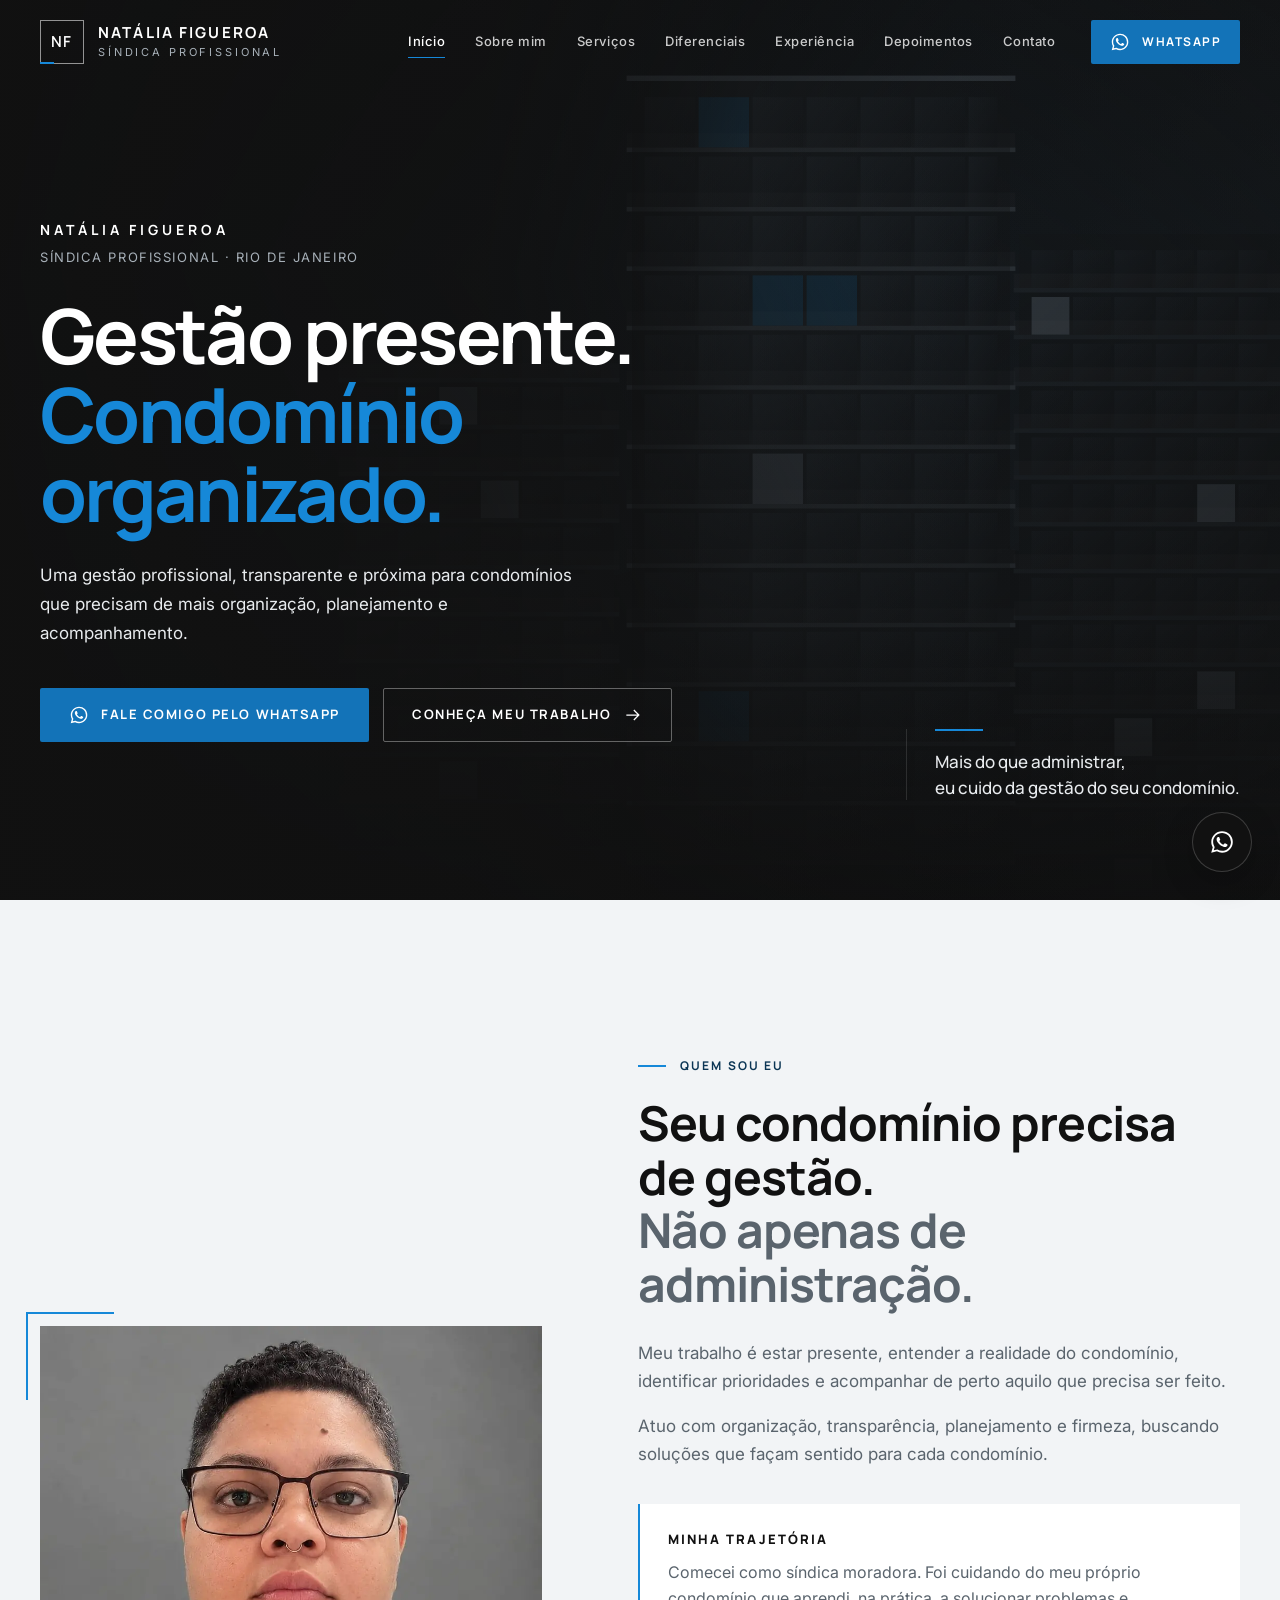
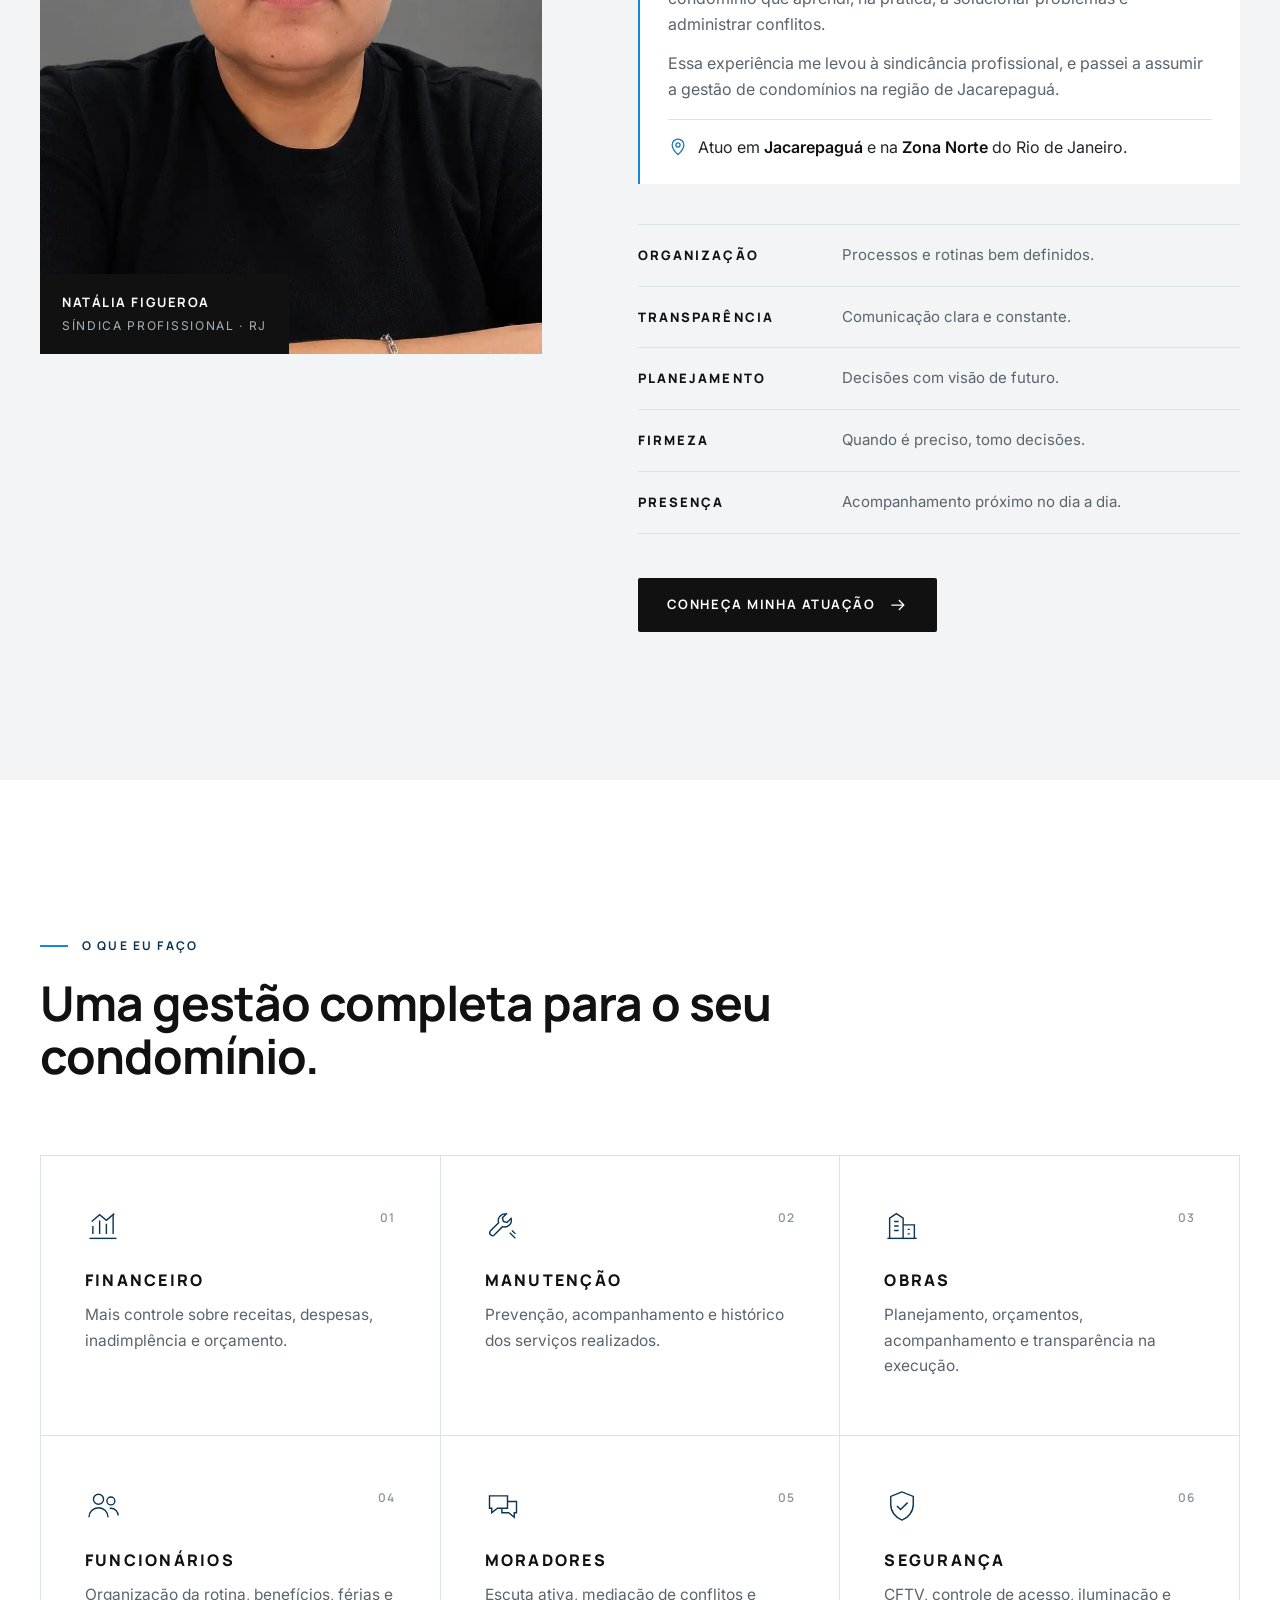
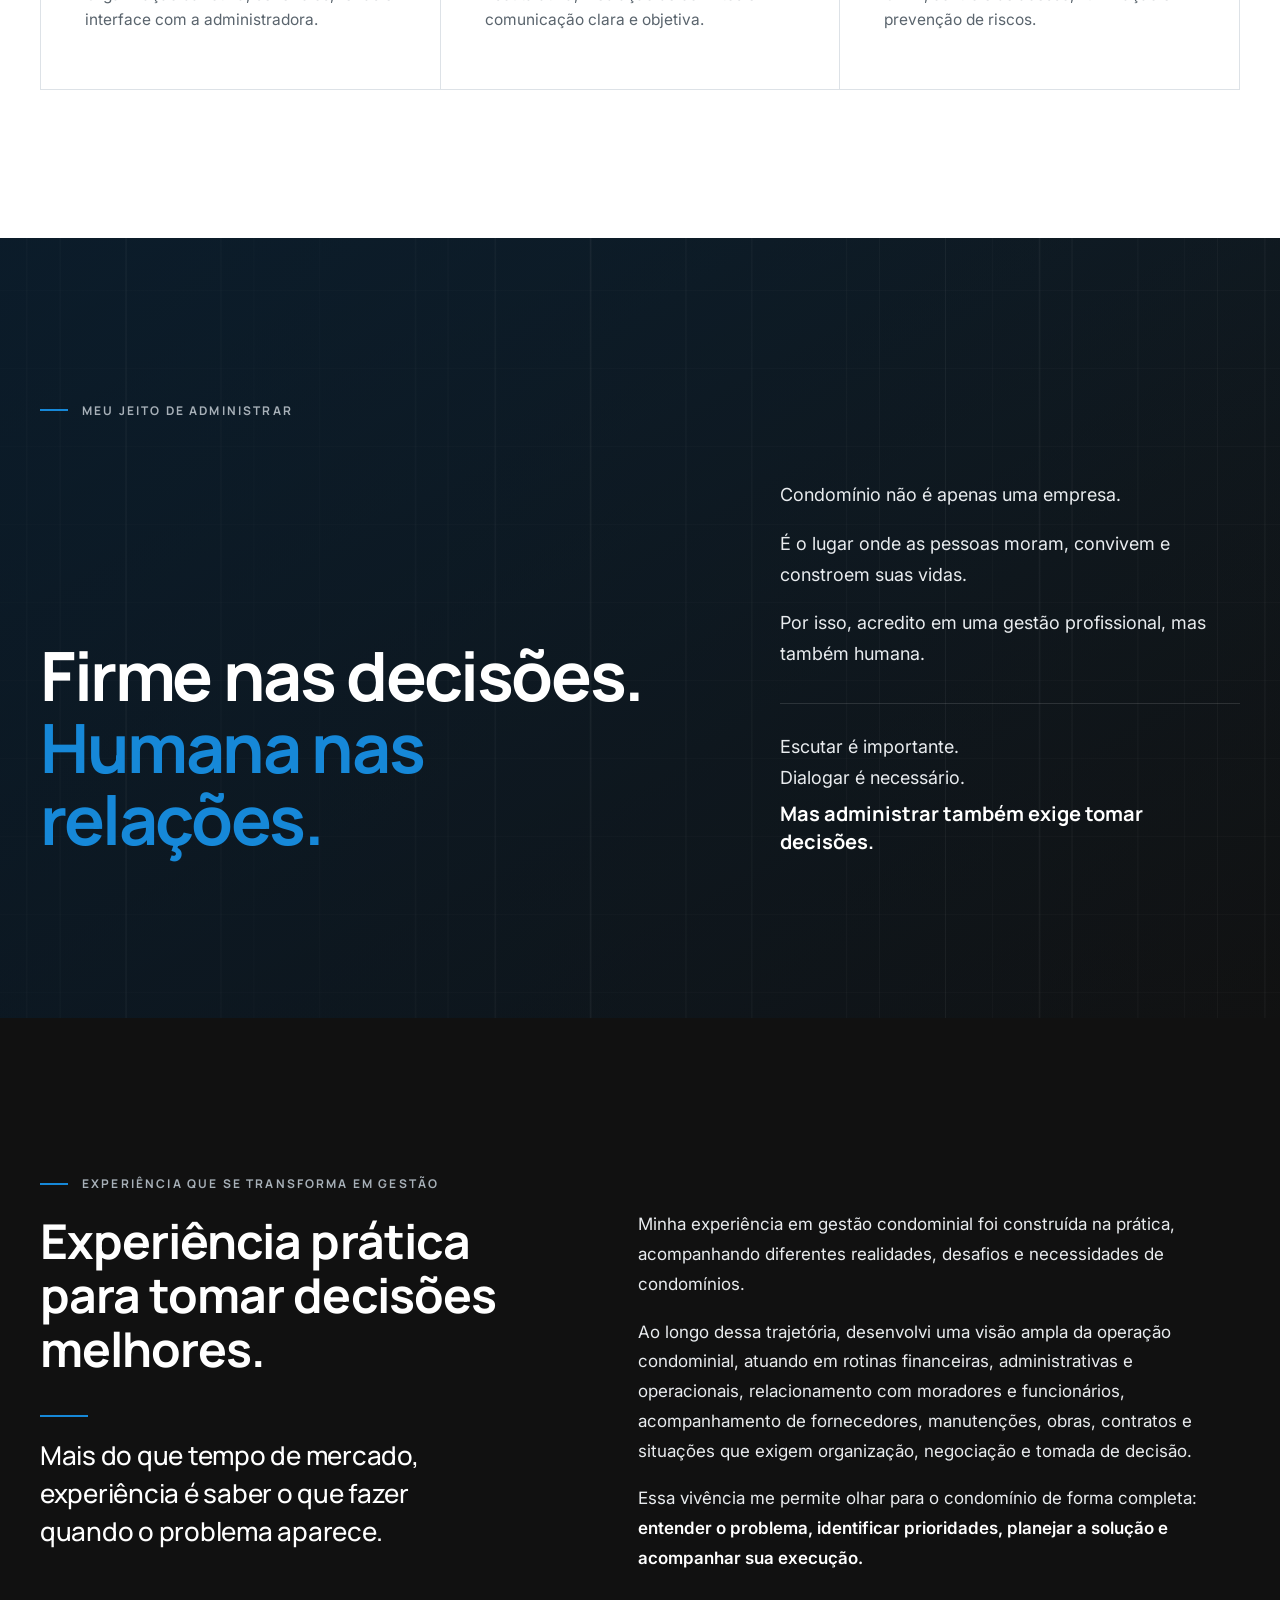
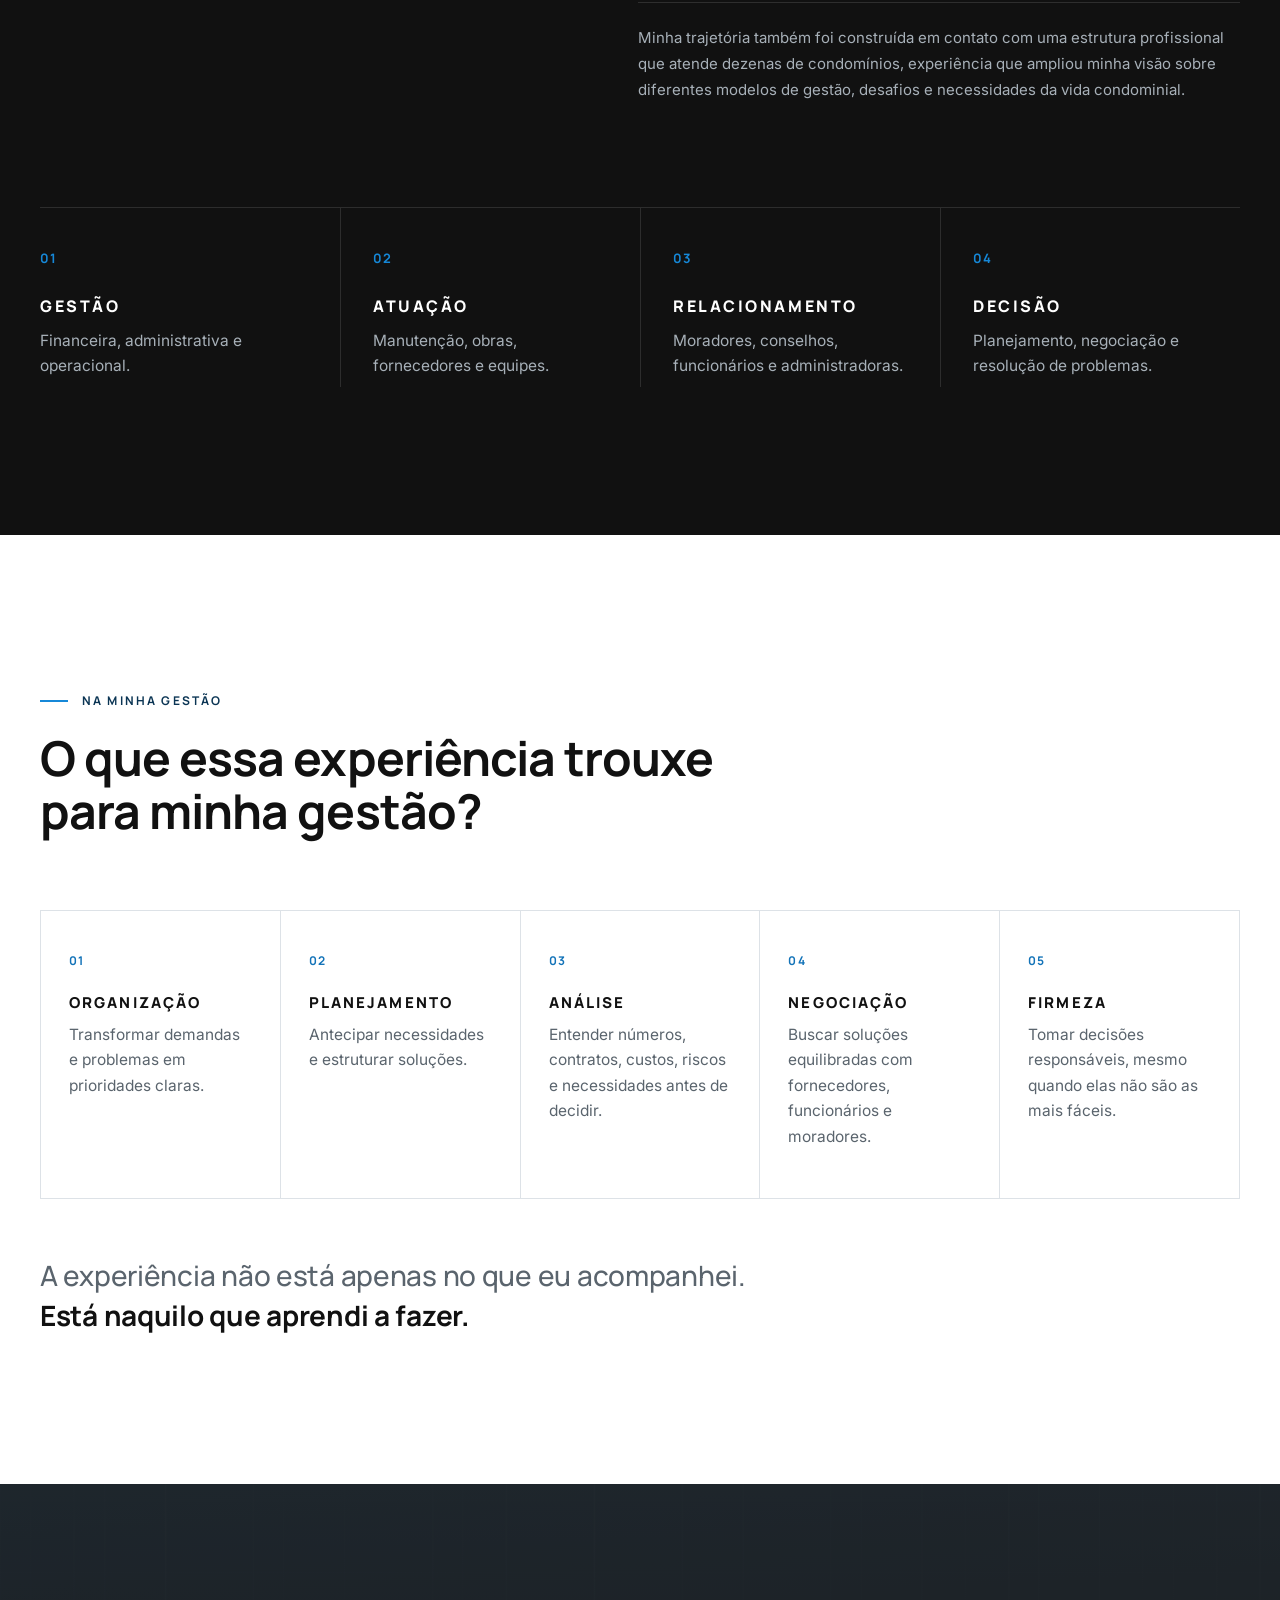
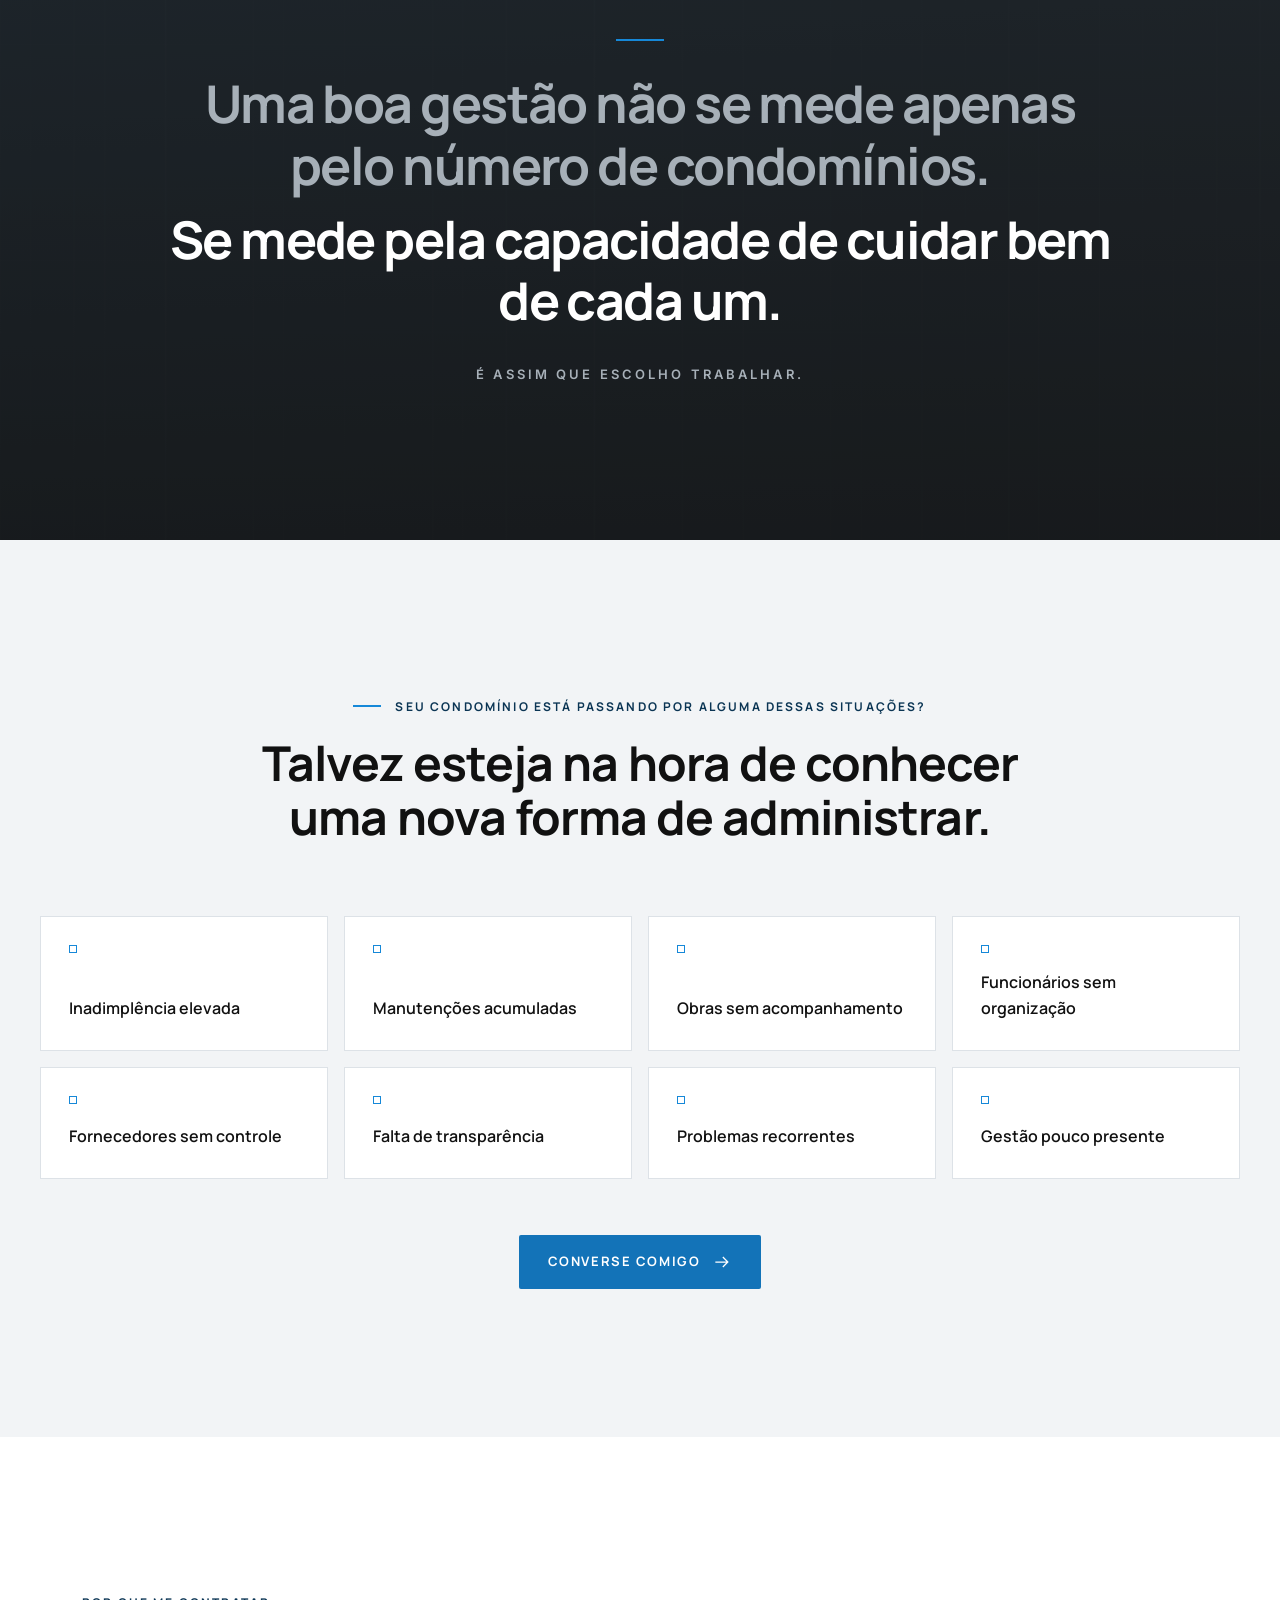
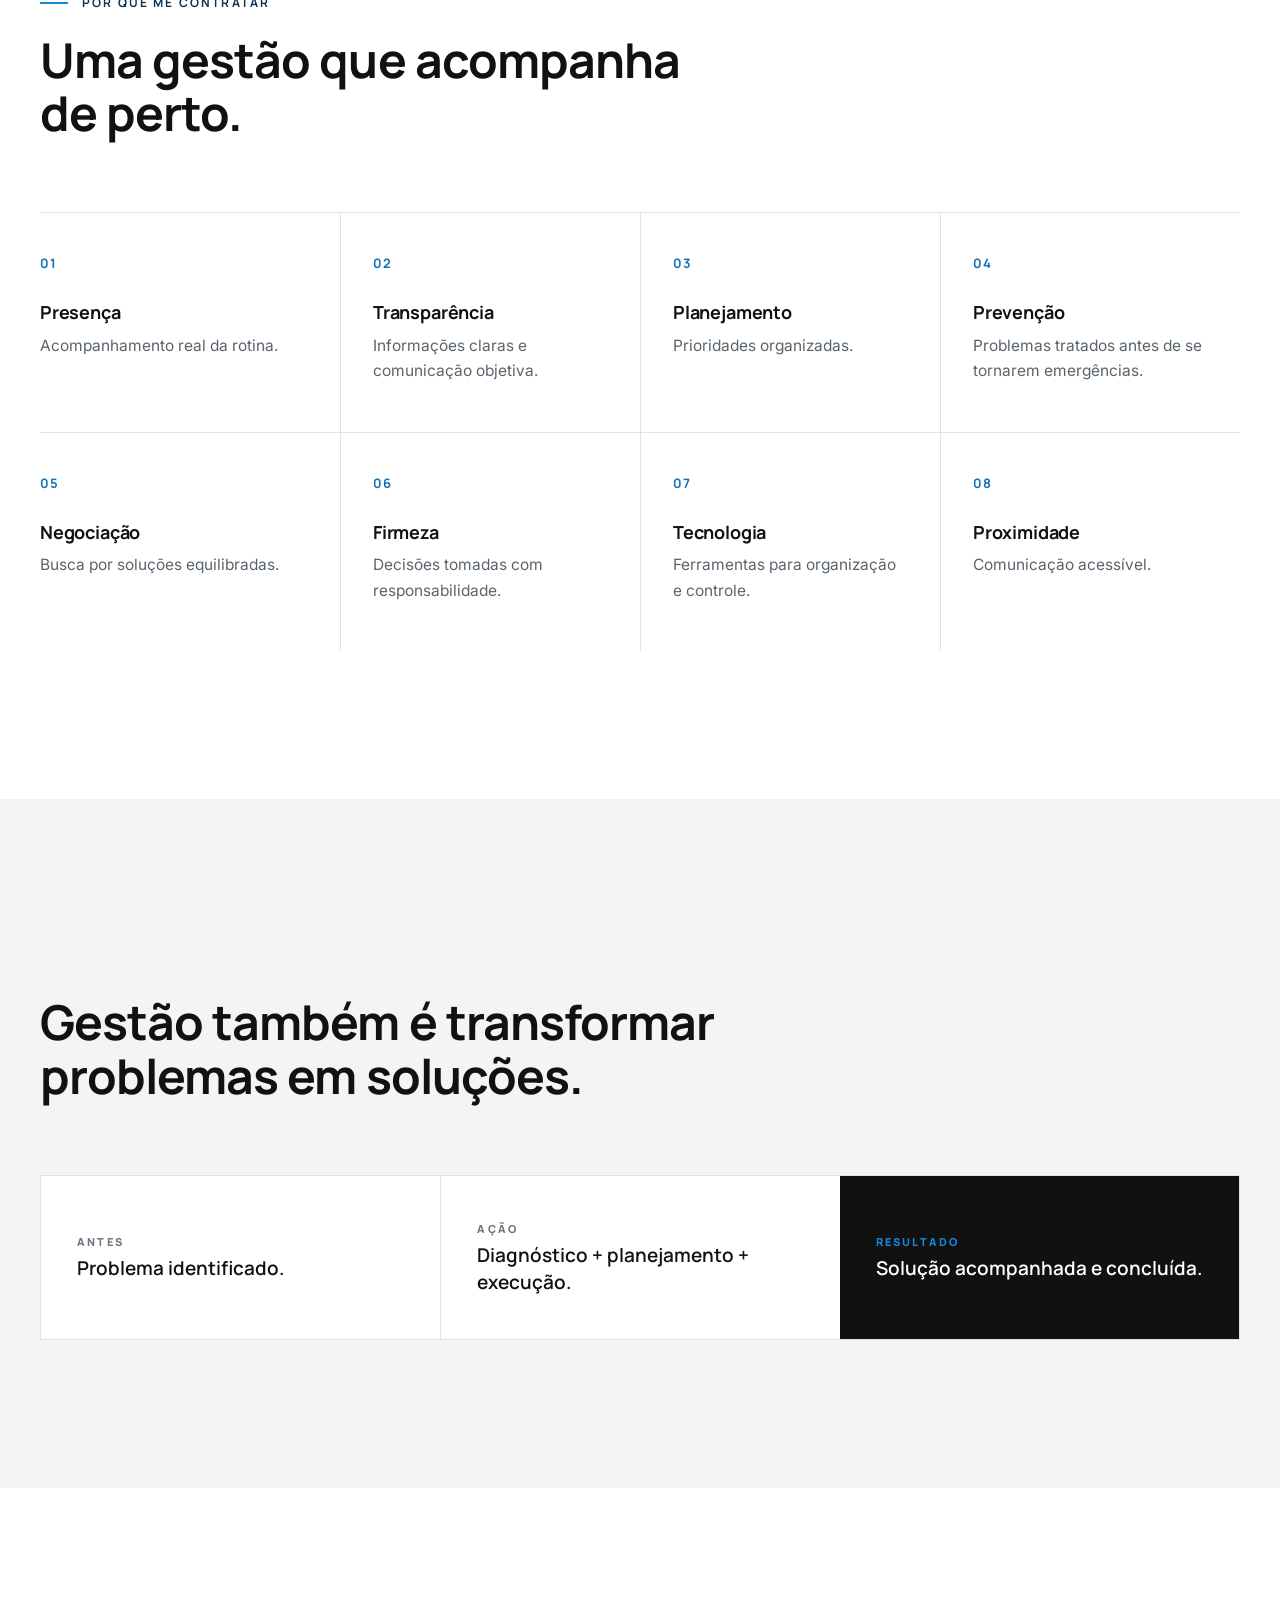
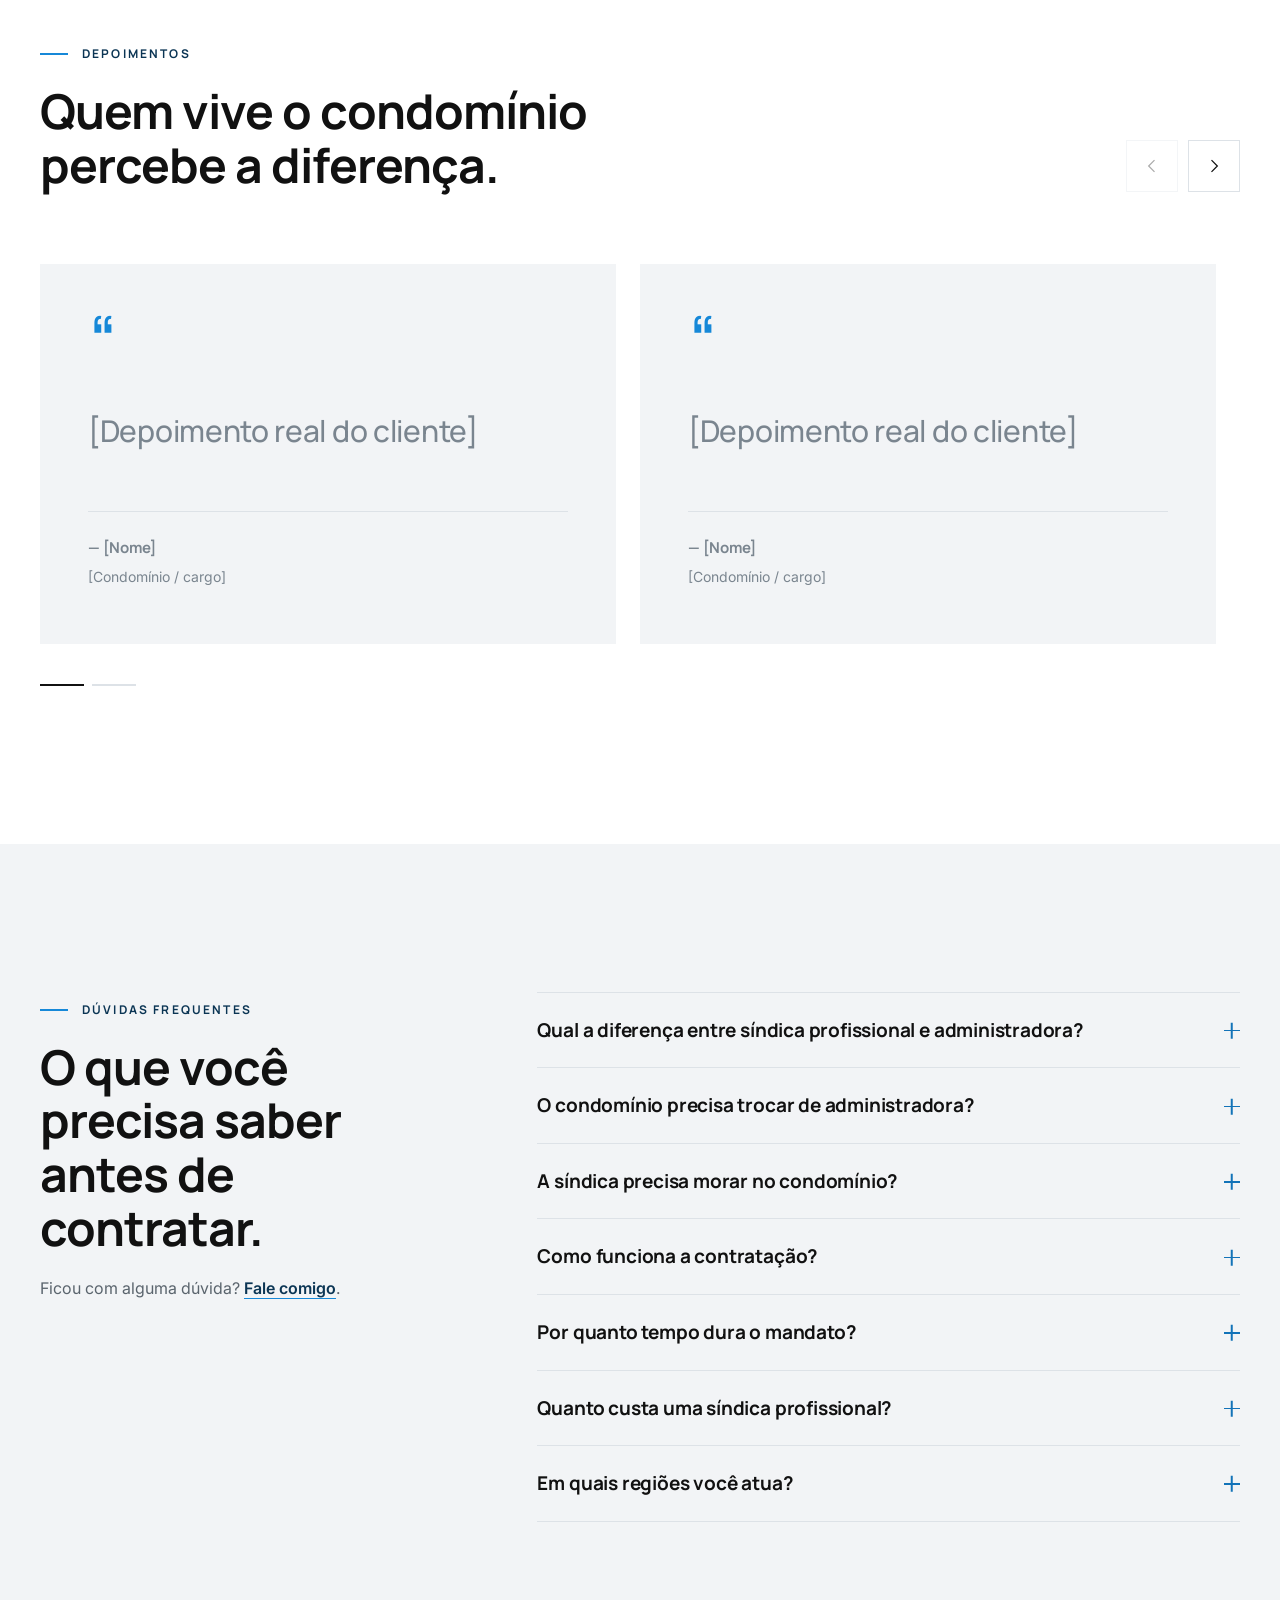
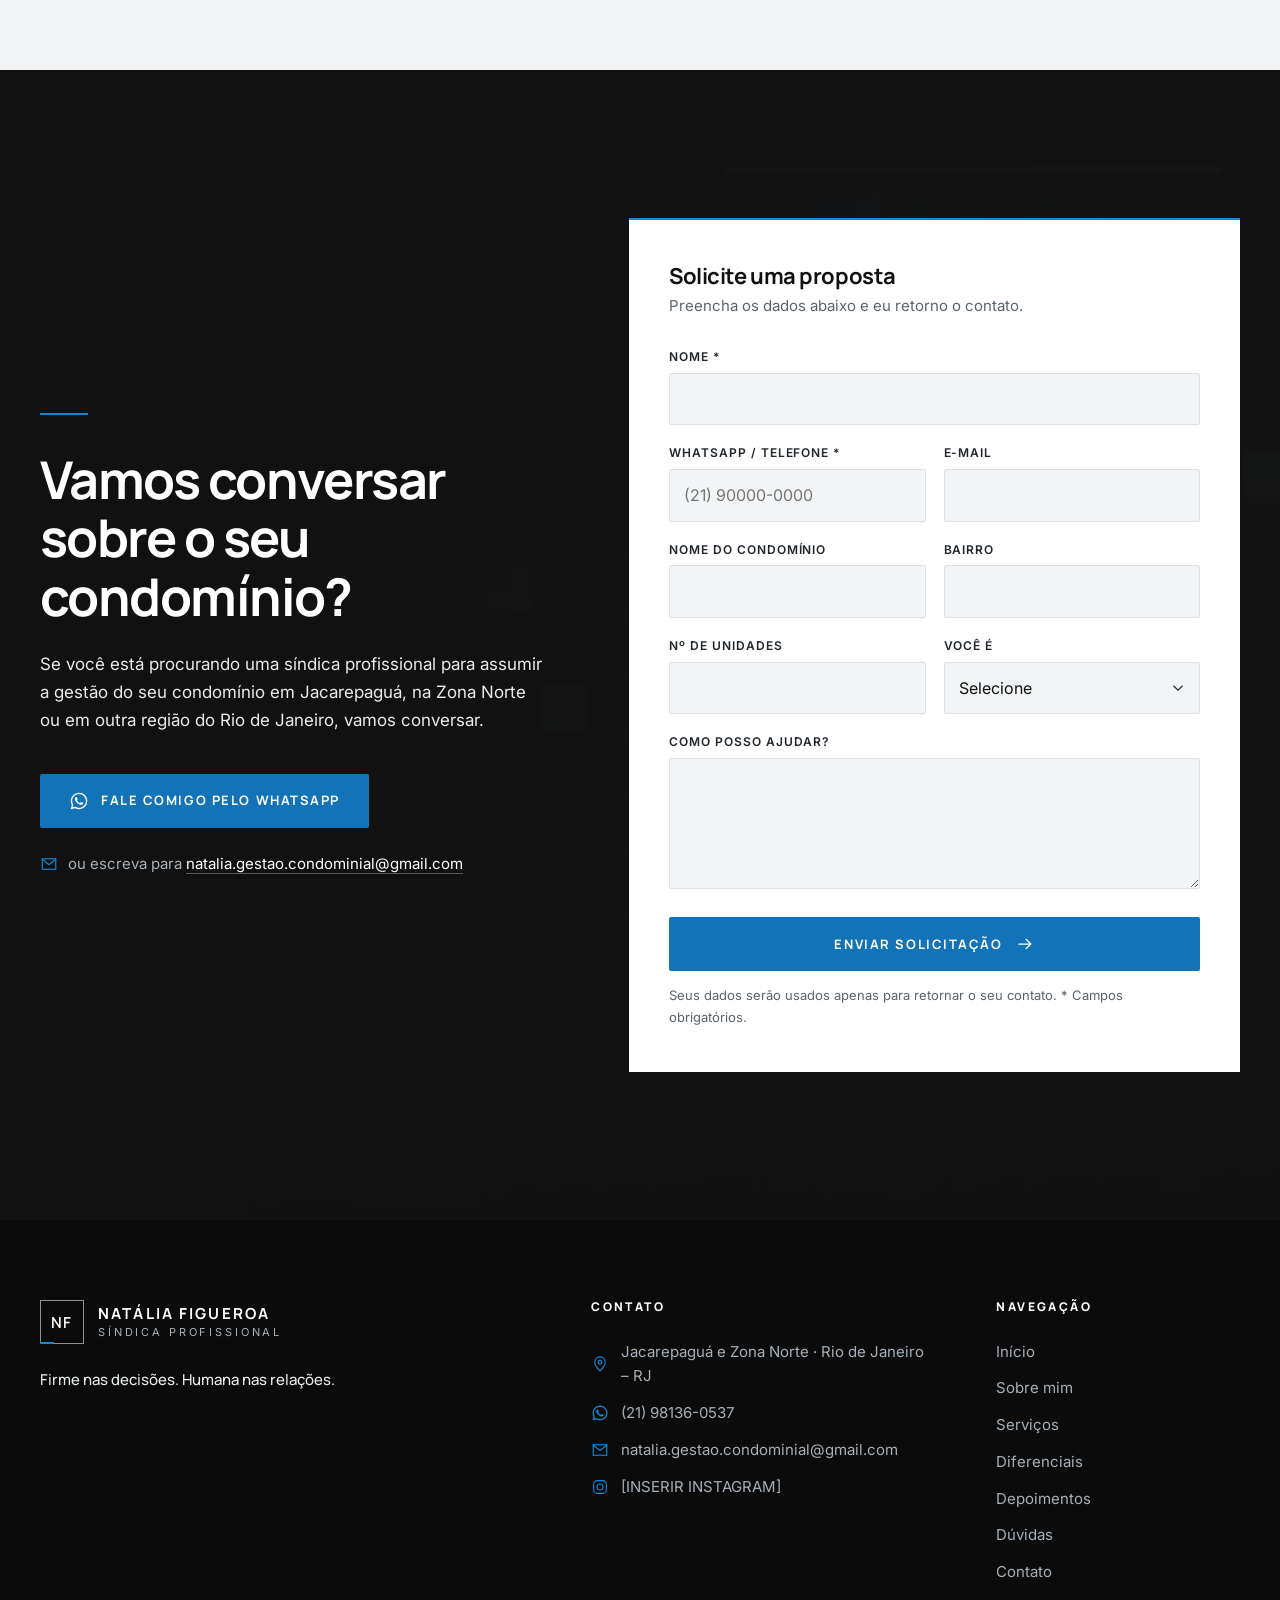
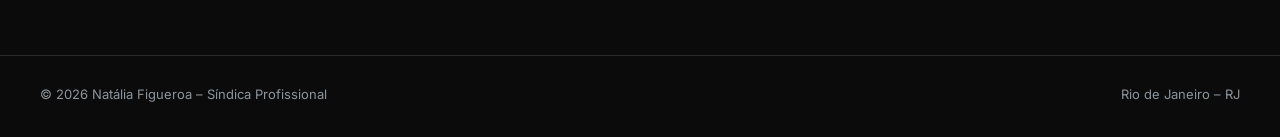
<file: index.html>
<!doctype html>
<html lang="pt-BR">
<head>
  <meta charset="utf-8">
  <meta name="viewport" content="width=device-width, initial-scale=1">
  <title>Natália Figueroa | Síndica Profissional no Rio de Janeiro</title>
  <meta name="description" content="Síndica profissional no Rio de Janeiro. Gestão presente, transparente e planejada para condomínios que buscam organização, segurança e melhores resultados.">
  <meta name="keywords" content="síndica profissional no Rio de Janeiro, síndica profissional RJ, síndica profissional, gestão condominial Rio de Janeiro, gestão de condomínios RJ, síndico profissional Rio de Janeiro, síndica profissional Jacarepaguá, síndica profissional Zona Norte">
  <meta name="author" content="Natália Figueroa">
  <meta name="robots" content="index, follow">
  <meta name="theme-color" content="#111111">
  <!-- Domínio oficial do site -->
  <link rel="canonical" href="https://gestaofacilfigueroa.com.br/">

  <!-- Open Graph -->
  <meta property="og:type" content="website">
  <meta property="og:locale" content="pt_BR">
  <meta property="og:site_name" content="Natália Figueroa – Síndica Profissional">
  <meta property="og:title" content="Natália Figueroa | Síndica Profissional no Rio de Janeiro">
  <meta property="og:description" content="Gestão presente. Condomínio organizado. Gestão profissional, transparente e próxima para condomínios no Rio de Janeiro.">
  <meta property="og:url" content="https://gestaofacilfigueroa.com.br/">
  <meta property="og:image" content="https://gestaofacilfigueroa.com.br/assets/img/og-image.jpg">
  <meta property="og:image:width" content="1200">
  <meta property="og:image:height" content="630">
  <meta property="og:image:alt" content="Natália Figueroa – Síndica Profissional no Rio de Janeiro">
  <meta name="twitter:card" content="summary_large_image">
  <meta name="twitter:title" content="Natália Figueroa | Síndica Profissional no Rio de Janeiro">
  <meta name="twitter:description" content="Gestão presente. Condomínio organizado.">
  <meta name="twitter:image" content="https://gestaofacilfigueroa.com.br/assets/img/og-image.jpg">

  <link rel="icon" href="assets/img/favicon.svg" type="image/svg+xml">
  <link rel="icon" href="assets/img/favicon-32.png" sizes="32x32" type="image/png">
  <link rel="apple-touch-icon" href="assets/img/apple-touch-icon.png">
  <link rel="manifest" href="site.webmanifest">

  <link rel="preconnect" href="https://fonts.googleapis.com">
  <link rel="preconnect" href="https://fonts.gstatic.com" crossorigin>
  <link rel="stylesheet" href="https://fonts.googleapis.com/css2?family=Inter:wght@400;500;600&family=Manrope:wght@500;600;700;800&display=swap">

  <link rel="preload" href="assets/img/hero-condominio.svg" as="image" type="image/svg+xml">
  <link rel="stylesheet" href="assets/css/styles.css">
  <script>document.documentElement.classList.add("js");</script>

  <script type="application/ld+json">
  {
    "@context": "https://schema.org",
    "@type": "ProfessionalService",
    "name": "Natália Figueroa – Síndica Profissional",
    "description": "Síndica profissional no Rio de Janeiro. Gestão presente, transparente e planejada para condomínios.",
    "url": "https://gestaofacilfigueroa.com.br/",
    "image": "https://gestaofacilfigueroa.com.br/assets/img/og-image.jpg",
    "areaServed": [
      { "@type": "Place", "name": "Jacarepaguá, Rio de Janeiro" },
      { "@type": "Place", "name": "Zona Norte, Rio de Janeiro" },
      { "@type": "City", "name": "Rio de Janeiro" }
    ],
    "address": { "@type": "PostalAddress", "addressLocality": "Rio de Janeiro", "addressRegion": "RJ", "addressCountry": "BR" },
    "telephone": "+55-21-98136-0537",
    "email": "natalia.gestao.condominial@gmail.com",
    "founder": { "@type": "Person", "name": "Natália Figueroa", "jobTitle": "Síndica Profissional" },
    "knowsAbout": ["Gestão condominial", "Síndica profissional", "Gestão financeira de condomínios", "Manutenção predial", "Acompanhamento de obras"]
  }
  </script>
  <script type="application/ld+json">
{
  "@context": "https://schema.org",
  "@type": "FAQPage",
  "mainEntity": [
    {
      "@type": "Question",
      "name": "Qual a diferença entre síndica profissional e administradora?",
      "acceptedAnswer": {
        "@type": "Answer",
        "text": "A administradora cuida da parte administrativa e contábil: emissão de boletos, folha de pagamento, contas e prestação de contas. A síndica é a representante legal do condomínio, eleita em assembleia, responsável pela gestão do dia a dia, pelas decisões e pelo acompanhamento de tudo o que acontece no prédio. Os dois papéis se complementam."
      }
    },
    {
      "@type": "Question",
      "name": "O condomínio precisa trocar de administradora?",
      "acceptedAnswer": {
        "@type": "Answer",
        "text": "Não. A síndica profissional trabalha em conjunto com a administradora do condomínio, acompanhando e cobrando os serviços prestados."
      }
    },
    {
      "@type": "Question",
      "name": "A síndica precisa morar no condomínio?",
      "acceptedAnswer": {
        "@type": "Answer",
        "text": "Não. O Código Civil (art. 1.347) permite que o síndico seja ou não condômino. Por isso o condomínio pode eleger uma síndica profissional externa."
      }
    },
    {
      "@type": "Question",
      "name": "Como funciona a contratação?",
      "acceptedAnswer": {
        "@type": "Answer",
        "text": "O primeiro passo é uma conversa para entender a realidade e as necessidades do condomínio. Em seguida, apresento uma proposta, que é levada à assembleia para votação, conforme as regras da convenção do condomínio."
      }
    },
    {
      "@type": "Question",
      "name": "Por quanto tempo dura o mandato?",
      "acceptedAnswer": {
        "@type": "Answer",
        "text": "Pelo Código Civil, o mandato do síndico é de até dois anos, podendo ser renovado. O prazo exato segue o que a convenção do condomínio determinar."
      }
    },
    {
      "@type": "Question",
      "name": "Quanto custa uma síndica profissional?",
      "acceptedAnswer": {
        "@type": "Answer",
        "text": "O valor depende do porte do condomínio, do número de unidades e da complexidade da gestão. Após uma conversa inicial, apresento uma proposta sob medida."
      }
    },
    {
      "@type": "Question",
      "name": "Em quais regiões você atua?",
      "acceptedAnswer": {
        "@type": "Answer",
        "text": "Atuo em condomínios de Jacarepaguá e da Zona Norte do Rio de Janeiro. Se o seu condomínio fica em outra região, entre em contato para conversarmos."
      }
    }
  ]
}
  </script>
</head>
<body>

  <!-- Biblioteca de ícones (linha fina, cor herdada) -->
  <svg xmlns="http://www.w3.org/2000/svg" class="sprite" aria-hidden="true">
    <symbol id="i-whatsapp" viewBox="0 0 24 24"><path fill="currentColor" d="M12.04 2C6.58 2 2.13 6.45 2.13 11.91c0 1.75.46 3.45 1.32 4.95L2.05 22l5.25-1.38a9.9 9.9 0 0 0 4.74 1.21h.01c5.46 0 9.91-4.45 9.91-9.91 0-2.65-1.03-5.14-2.9-7.01A9.82 9.82 0 0 0 12.04 2Zm.01 18.15h-.01a8.23 8.23 0 0 1-4.2-1.15l-.3-.18-3.12.82.83-3.04-.2-.31a8.2 8.2 0 0 1-1.26-4.38c0-4.54 3.7-8.23 8.25-8.23 2.2 0 4.27.86 5.83 2.42a8.18 8.18 0 0 1 2.41 5.82c0 4.54-3.7 8.23-8.23 8.23Zm4.52-6.16c-.25-.12-1.47-.72-1.69-.81-.23-.08-.39-.12-.56.12-.16.25-.64.81-.78.97-.14.17-.29.19-.54.06-.25-.12-1.05-.39-1.99-1.23-.74-.66-1.23-1.47-1.38-1.72-.14-.25-.02-.38.11-.51.11-.11.25-.29.37-.43.13-.15.17-.25.25-.42.08-.17.04-.31-.02-.43-.06-.12-.56-1.34-.76-1.84-.2-.48-.41-.42-.56-.43h-.48c-.17 0-.43.06-.66.31-.23.25-.86.85-.86 2.07 0 1.22.89 2.4 1.01 2.56.12.17 1.75 2.67 4.23 3.74.59.26 1.05.41 1.41.52.59.19 1.13.16 1.56.1.48-.07 1.47-.6 1.67-1.18.21-.58.21-1.07.14-1.18-.06-.1-.22-.16-.47-.28Z"/></symbol>
    <symbol id="i-arrow" viewBox="0 0 24 24"><path fill="none" stroke="currentColor" stroke-width="1.5" d="M4 12h15M13 6l6 6-6 6"/></symbol>
    <symbol id="i-chevron-left" viewBox="0 0 24 24"><path fill="none" stroke="currentColor" stroke-width="1.5" d="M15 5l-7 7 7 7"/></symbol>
    <symbol id="i-chevron-right" viewBox="0 0 24 24"><path fill="none" stroke="currentColor" stroke-width="1.5" d="M9 5l7 7-7 7"/></symbol>
    <symbol id="i-financeiro" viewBox="0 0 32 32"><g fill="none" stroke="currentColor" stroke-width="1.25"><path d="M4 27h24"/><path d="M7 23v-7M13 23V11M19 23v-9M25 23V6"/><path d="M6 12l7-6 6 5 7-6"/></g></symbol>
    <symbol id="i-manutencao" viewBox="0 0 32 32"><g fill="none" stroke="currentColor" stroke-width="1.25"><path d="M19.5 5.5a6 6 0 0 0-7.4 7.6L4.7 20.5a2.5 2.5 0 0 0 3.5 3.5l7.4-7.4a6 6 0 0 0 7.6-7.4l-3.6 3.6-3.3-.8-.8-3.3 3.6-3.6Z"/><path d="M22 22l5 5M24 20l3 3"/></g></symbol>
    <symbol id="i-obras" viewBox="0 0 32 32"><g fill="none" stroke="currentColor" stroke-width="1.25"><path d="M5 27V9l6-4 6 4v18"/><path d="M17 15h10v12"/><path d="M3 27h26"/><path d="M9 12h4M9 16h4M9 20h4M21 19h2M21 23h2"/></g></symbol>
    <symbol id="i-funcionarios" viewBox="0 0 32 32"><g fill="none" stroke="currentColor" stroke-width="1.25"><circle cx="12" cy="10" r="4.5"/><path d="M3.5 26c0-4.7 3.8-8.5 8.5-8.5s8.5 3.8 8.5 8.5"/><circle cx="23" cy="11.5" r="3.5"/><path d="M22 18.1c.3 0 .7-.1 1-.1 3.6 0 6.5 2.9 6.5 6.5"/></g></symbol>
    <symbol id="i-moradores" viewBox="0 0 32 32"><g fill="none" stroke="currentColor" stroke-width="1.25"><path d="M4 7h16v11H11l-5 4v-4H4z"/><path d="M20 12h8v10h-2v4l-5-4h-6v-4"/></g></symbol>
    <symbol id="i-seguranca" viewBox="0 0 32 32"><g fill="none" stroke="currentColor" stroke-width="1.25"><path d="M16 3.5 6 7.5v7.2c0 6.3 4.2 11.6 10 13.8 5.8-2.2 10-7.5 10-13.8V7.5l-10-4Z"/><path d="M11.5 16l3.2 3.2L21 13"/></g></symbol>
    <symbol id="i-pin" viewBox="0 0 24 24"><g fill="none" stroke="currentColor" stroke-width="1.5"><path d="M12 21s-7-6.2-7-11.5A7 7 0 0 1 19 9.5C19 14.8 12 21 12 21Z"/><circle cx="12" cy="9.5" r="2.5"/></g></symbol>
    <symbol id="i-mail" viewBox="0 0 24 24"><g fill="none" stroke="currentColor" stroke-width="1.5"><rect x="3" y="5" width="18" height="14"/><path d="m3.5 6 8.5 7 8.5-7"/></g></symbol>
    <symbol id="i-instagram" viewBox="0 0 24 24"><g fill="none" stroke="currentColor" stroke-width="1.5"><rect x="3.5" y="3.5" width="17" height="17" rx="5"/><circle cx="12" cy="12" r="4"/><circle cx="17.3" cy="6.7" r=".8" fill="currentColor" stroke="none"/></g></symbol>
    <symbol id="i-image" viewBox="0 0 32 32"><g fill="none" stroke="currentColor" stroke-width="1.25"><rect x="4" y="6" width="24" height="20"/><path d="m4 22 7-7 6 6 4-4 7 7"/><circle cx="21" cy="12" r="2"/></g></symbol>
  </svg>

  <a class="skip-link" href="#conteudo">Pular para o conteúdo</a>

  <!-- ================= CABEÇALHO ================= -->
  <header class="header" id="topo">
    <div class="container header__inner">
      <a class="brand" href="#inicio" aria-label="Natália Figueroa – Síndica Profissional, voltar ao início">
        <span class="brand__mark" aria-hidden="true">NF</span>
        <span class="brand__text">
          <span class="brand__name">Natália Figueroa</span>
          <span class="brand__role">Síndica Profissional</span>
        </span>
      </a>

      <button class="nav-toggle" type="button" aria-expanded="false" aria-controls="menu-principal" aria-label="Abrir menu">
        <span class="nav-toggle__bar" aria-hidden="true"></span>
        <span class="nav-toggle__bar" aria-hidden="true"></span>
      </button>

      <nav class="nav" id="menu-principal" aria-label="Menu principal">
        <ul class="nav__list">
          <li><a class="nav__link" href="#inicio">Início</a></li>
          <li><a class="nav__link" href="#sobre-mim">Sobre mim</a></li>
          <li><a class="nav__link" href="#servicos">Serviços</a></li>
          <li><a class="nav__link" href="#diferenciais">Diferenciais</a></li>
          <li><a class="nav__link" href="#experiencia">Experiência</a></li>
          <li><a class="nav__link" href="#depoimentos">Depoimentos</a></li>
          <li><a class="nav__link" href="#contato">Contato</a></li>
        </ul>
        <a class="btn btn--primary btn--sm nav__cta" data-whatsapp href="https://wa.me/5521981360537" target="_blank" rel="noopener">
          <svg class="icon" aria-hidden="true"><use href="#i-whatsapp"/></svg>
          WhatsApp
        </a>
      </nav>
    </div>
  </header>

  <main id="conteudo">

    <!-- ================= 1. HERO ================= -->
    <section class="hero" id="inicio" aria-labelledby="hero-title">
      <!-- Imagem de fundo: substitua assets/img/hero-condominio.svg por uma fotografia real (WebP) de condomínio residencial no Rio de Janeiro -->
      <div class="hero__media" role="img" aria-label="Fachada de condomínio residencial moderno ao entardecer"></div>
      <div class="hero__overlay" aria-hidden="true"></div>

      <div class="container hero__inner">
        <div class="hero__content">
          <p class="hero__id reveal">
            <span class="hero__name">Natália Figueroa</span>
            <span class="hero__role">Síndica profissional · Rio de Janeiro</span>
          </p>

          <h1 class="hero__title reveal" id="hero-title">
            Gestão presente.<br>
            <span class="accent">Condomínio organizado.</span>
          </h1>

          <p class="hero__lead reveal">Uma gestão profissional, transparente e próxima para condomínios que precisam de mais organização, planejamento e acompanhamento.</p>

          <div class="hero__actions reveal">
            <a class="btn btn--primary" data-whatsapp href="https://wa.me/5521981360537" target="_blank" rel="noopener">
              <svg class="icon" aria-hidden="true"><use href="#i-whatsapp"/></svg>
              Fale comigo pelo WhatsApp
            </a>
            <a class="btn btn--ghost" href="#sobre-mim">
              Conheça meu trabalho
              <svg class="icon" aria-hidden="true"><use href="#i-arrow"/></svg>
            </a>
          </div>
        </div>

        <blockquote class="hero__quote reveal">
          <span class="line" aria-hidden="true"></span>
          <p>Mais do que administrar,<br>eu cuido da gestão do seu condomínio.</p>
        </blockquote>
      </div>
    </section>

    <!-- ================= 2. SOBRE MIM ================= -->
    <section class="section section--light about" id="sobre-mim" aria-labelledby="sobre-title">
      <div class="container about__grid">
        <figure class="about__photo reveal">
          <!-- Foto profissional (proporção 4:5). Para trocar, substitua os dois arquivos mantendo os nomes. -->
          <picture>
            <source srcset="assets/img/natalia-figueroa.webp" type="image/webp">
            <img src="assets/img/natalia-figueroa.jpg" width="960" height="1200" loading="lazy" decoding="async"
                 alt="Natália Figueroa, síndica profissional no Rio de Janeiro">
          </picture>
          <figcaption class="about__caption">
            <span>Natália Figueroa</span>
            <span>Síndica Profissional · RJ</span>
          </figcaption>
        </figure>

        <div class="about__content">
          <p class="eyebrow reveal">Quem sou eu</p>
          <h2 class="section-title reveal" id="sobre-title">Seu condomínio precisa de gestão. <span class="muted">Não apenas de administração.</span></h2>
          <div class="prose reveal">
            <p>Meu trabalho é estar presente, entender a realidade do condomínio, identificar prioridades e acompanhar de perto aquilo que precisa ser feito.</p>
            <p>Atuo com organização, transparência, planejamento e firmeza, buscando soluções que façam sentido para cada condomínio.</p>
          </div>

          <div class="journey reveal">
            <h3 class="journey__title">Minha trajetória</h3>
            <p>Comecei como síndica moradora. Foi cuidando do meu próprio condomínio que aprendi, na prática, a solucionar problemas e administrar conflitos.</p>
            <p>Essa experiência me levou à sindicância profissional, e passei a assumir a gestão de condomínios na região de Jacarepaguá.</p>
            <p class="journey__where">
              <svg class="icon" aria-hidden="true"><use href="#i-pin"/></svg>
              <span>Atuo em <strong>Jacarepaguá</strong> e na <strong>Zona Norte</strong> do Rio de Janeiro.</span>
            </p>
          </div>

          <ul class="pillars" role="list">
            <li class="pillar reveal"><h3>Organização</h3><p>Processos e rotinas bem definidos.</p></li>
            <li class="pillar reveal"><h3>Transparência</h3><p>Comunicação clara e constante.</p></li>
            <li class="pillar reveal"><h3>Planejamento</h3><p>Decisões com visão de futuro.</p></li>
            <li class="pillar reveal"><h3>Firmeza</h3><p>Quando é preciso, tomo decisões.</p></li>
            <li class="pillar reveal"><h3>Presença</h3><p>Acompanhamento próximo no dia a dia.</p></li>
          </ul>

          <a class="btn btn--dark reveal" href="#servicos">
            Conheça minha atuação
            <svg class="icon" aria-hidden="true"><use href="#i-arrow"/></svg>
          </a>
        </div>
      </div>
    </section>

    <!-- ================= 3. SERVIÇOS ================= -->
    <section class="section services" id="servicos" aria-labelledby="servicos-title">
      <div class="container">
        <header class="section-head">
          <p class="eyebrow reveal">O que eu faço</p>
          <h2 class="section-title reveal" id="servicos-title">Uma gestão completa para o seu condomínio.</h2>
        </header>

        <ul class="services__grid" role="list">
          <li class="service reveal">
            <svg class="service__icon" aria-hidden="true"><use href="#i-financeiro"/></svg>
            <span class="service__num" aria-hidden="true">01</span>
            <h3>Financeiro</h3>
            <p>Mais controle sobre receitas, despesas, inadimplência e orçamento.</p>
          </li>
          <li class="service reveal">
            <svg class="service__icon" aria-hidden="true"><use href="#i-manutencao"/></svg>
            <span class="service__num" aria-hidden="true">02</span>
            <h3>Manutenção</h3>
            <p>Prevenção, acompanhamento e histórico dos serviços realizados.</p>
          </li>
          <li class="service reveal">
            <svg class="service__icon" aria-hidden="true"><use href="#i-obras"/></svg>
            <span class="service__num" aria-hidden="true">03</span>
            <h3>Obras</h3>
            <p>Planejamento, orçamentos, acompanhamento e transparência na execução.</p>
          </li>
          <li class="service reveal">
            <svg class="service__icon" aria-hidden="true"><use href="#i-funcionarios"/></svg>
            <span class="service__num" aria-hidden="true">04</span>
            <h3>Funcionários</h3>
            <p>Organização da rotina, benefícios, férias e interface com a administradora.</p>
          </li>
          <li class="service reveal">
            <svg class="service__icon" aria-hidden="true"><use href="#i-moradores"/></svg>
            <span class="service__num" aria-hidden="true">05</span>
            <h3>Moradores</h3>
            <p>Escuta ativa, mediação de conflitos e comunicação clara e objetiva.</p>
          </li>
          <li class="service reveal">
            <svg class="service__icon" aria-hidden="true"><use href="#i-seguranca"/></svg>
            <span class="service__num" aria-hidden="true">06</span>
            <h3>Segurança</h3>
            <p>CFTV, controle de acesso, iluminação e prevenção de riscos.</p>
          </li>
        </ul>
      </div>
    </section>

    <!-- ================= 4. MEU JEITO DE ADMINISTRAR ================= -->
    <section class="manifesto" id="meu-jeito" aria-labelledby="manifesto-title">
      <!-- Fundo: pode ser substituído por fotografia de condomínio (o overlay escuro já está aplicado) -->
      <div class="manifesto__media" aria-hidden="true"></div>
      <div class="container manifesto__inner">
        <p class="eyebrow eyebrow--light reveal">Meu jeito de administrar</p>
        <h2 class="manifesto__title reveal" id="manifesto-title">Firme nas decisões.<br><span class="accent">Humana nas relações.</span></h2>
        <div class="manifesto__text">
          <p class="reveal">Condomínio não é apenas uma empresa.</p>
          <p class="reveal">É o lugar onde as pessoas moram, convivem e constroem suas vidas.</p>
          <p class="reveal">Por isso, acredito em uma gestão profissional, mas também humana.</p>
          <p class="manifesto__close reveal">
            <span>Escutar é importante.</span>
            <span>Dialogar é necessário.</span>
            <strong>Mas administrar também exige tomar decisões.</strong>
          </p>
        </div>
      </div>
    </section>

    <!-- ================= 5. EXPERIÊNCIA ================= -->
    <section class="section section--dark experience" id="experiencia" aria-labelledby="experiencia-title">
      <div class="container">
        <div class="experience__grid">
          <div class="experience__head">
            <p class="eyebrow eyebrow--light reveal">Experiência que se transforma em gestão</p>
            <h2 class="section-title section-title--light reveal" id="experiencia-title">Experiência prática para tomar decisões melhores.</h2>
            <blockquote class="experience__quote reveal">
              <span class="line" aria-hidden="true"></span>
              <p>Mais do que tempo de mercado, experiência é saber o que fazer quando o problema aparece.</p>
            </blockquote>
          </div>

          <div class="experience__text">
            <p class="reveal">Minha experiência em gestão condominial foi construída na prática, acompanhando diferentes realidades, desafios e necessidades de condomínios.</p>
            <p class="reveal">Ao longo dessa trajetória, desenvolvi uma visão ampla da operação condominial, atuando em rotinas financeiras, administrativas e operacionais, relacionamento com moradores e funcionários, acompanhamento de fornecedores, manutenções, obras, contratos e situações que exigem organização, negociação e tomada de decisão.</p>
            <p class="reveal">Essa vivência me permite olhar para o condomínio de forma completa: <strong>entender o problema, identificar prioridades, planejar a solução e acompanhar sua execução.</strong></p>
            <p class="experience__note reveal">Minha trajetória também foi construída em contato com uma estrutura profissional que atende dezenas de condomínios, experiência que ampliou minha visão sobre diferentes modelos de gestão, desafios e necessidades da vida condominial.</p>
          </div>
        </div>

        <!-- Indicadores de competência (qualitativos) -->
        <ul class="indicators" role="list" aria-label="Indicadores de competência">
          <li class="indicator reveal">
            <span class="indicator__num" aria-hidden="true">01</span>
            <h3>Gestão</h3>
            <p>Financeira, administrativa e operacional.</p>
          </li>
          <li class="indicator reveal">
            <span class="indicator__num" aria-hidden="true">02</span>
            <h3>Atuação</h3>
            <p>Manutenção, obras, fornecedores e equipes.</p>
          </li>
          <li class="indicator reveal">
            <span class="indicator__num" aria-hidden="true">03</span>
            <h3>Relacionamento</h3>
            <p>Moradores, conselhos, funcionários e administradoras.</p>
          </li>
          <li class="indicator reveal">
            <span class="indicator__num" aria-hidden="true">04</span>
            <h3>Decisão</h3>
            <p>Planejamento, negociação e resolução de problemas.</p>
          </li>
        </ul>
      </div>
    </section>

    <!-- ================= 5b. O QUE ESSA EXPERIÊNCIA TROUXE ================= -->
    <section class="section learned" id="minha-gestao" aria-labelledby="aprendizado-title">
      <div class="container">
        <header class="section-head">
          <p class="eyebrow reveal">Na minha gestão</p>
          <h2 class="section-title reveal" id="aprendizado-title">O que essa experiência trouxe para minha gestão?</h2>
        </header>

        <ol class="learned__grid" role="list">
          <li class="learned__item reveal"><span class="learned__num" aria-hidden="true">01</span><h3>Organização</h3><p>Transformar demandas e problemas em prioridades claras.</p></li>
          <li class="learned__item reveal"><span class="learned__num" aria-hidden="true">02</span><h3>Planejamento</h3><p>Antecipar necessidades e estruturar soluções.</p></li>
          <li class="learned__item reveal"><span class="learned__num" aria-hidden="true">03</span><h3>Análise</h3><p>Entender números, contratos, custos, riscos e necessidades antes de decidir.</p></li>
          <li class="learned__item reveal"><span class="learned__num" aria-hidden="true">04</span><h3>Negociação</h3><p>Buscar soluções equilibradas com fornecedores, funcionários e moradores.</p></li>
          <li class="learned__item reveal"><span class="learned__num" aria-hidden="true">05</span><h3>Firmeza</h3><p>Tomar decisões responsáveis, mesmo quando elas não são as mais fáceis.</p></li>
        </ol>

        <p class="learned__close reveal">A experiência não está apenas no que eu acompanhei.<br><strong>Está naquilo que aprendi a fazer.</strong></p>
      </div>
    </section>

    <!-- ================= 5c. FRASE DE POSICIONAMENTO ================= -->
    <section class="statement" aria-label="Posicionamento">
      <div class="statement__media" aria-hidden="true"></div>
      <div class="container statement__inner">
        <span class="line reveal" aria-hidden="true"></span>
        <p class="statement__text reveal"><span class="statement__muted">Uma boa gestão não se mede apenas pelo número de condomínios.</span> <span class="statement__strong">Se mede pela capacidade de cuidar bem de cada um.</span></p>
        <p class="statement__sign reveal">É assim que escolho trabalhar.</p>
      </div>
    </section>

    <!-- ================= 6. SITUAÇÕES ================= -->
    <section class="section section--light issues" id="situacoes" aria-labelledby="situacoes-title">
      <div class="container">
        <header class="section-head section-head--center">
          <p class="eyebrow reveal">Seu condomínio está passando por alguma dessas situações?</p>
          <h2 class="section-title reveal" id="situacoes-title">Talvez esteja na hora de conhecer uma nova forma de administrar.</h2>
        </header>

        <ul class="issues__grid" role="list">
          <li class="issue reveal">Inadimplência elevada</li>
          <li class="issue reveal">Manutenções acumuladas</li>
          <li class="issue reveal">Obras sem acompanhamento</li>
          <li class="issue reveal">Funcionários sem organização</li>
          <li class="issue reveal">Fornecedores sem controle</li>
          <li class="issue reveal">Falta de transparência</li>
          <li class="issue reveal">Problemas recorrentes</li>
          <li class="issue reveal">Gestão pouco presente</li>
        </ul>

        <div class="issues__cta reveal">
          <a class="btn btn--primary" data-whatsapp href="https://wa.me/5521981360537" target="_blank" rel="noopener">
            Converse comigo
            <svg class="icon" aria-hidden="true"><use href="#i-arrow"/></svg>
          </a>
        </div>
      </div>
    </section>

    <!-- ================= 7. DIFERENCIAIS ================= -->
    <section class="section differentials" id="diferenciais" aria-labelledby="diferenciais-title">
      <div class="container">
        <header class="section-head section-head--split">
          <div>
            <p class="eyebrow reveal">Por que me contratar</p>
            <h2 class="section-title reveal" id="diferenciais-title">Uma gestão que acompanha de perto.</h2>
          </div>
        </header>

        <ol class="diff__grid" role="list">
          <li class="diff reveal"><span class="diff__num" aria-hidden="true">01</span><h3>Presença</h3><p>Acompanhamento real da rotina.</p></li>
          <li class="diff reveal"><span class="diff__num" aria-hidden="true">02</span><h3>Transparência</h3><p>Informações claras e comunicação objetiva.</p></li>
          <li class="diff reveal"><span class="diff__num" aria-hidden="true">03</span><h3>Planejamento</h3><p>Prioridades organizadas.</p></li>
          <li class="diff reveal"><span class="diff__num" aria-hidden="true">04</span><h3>Prevenção</h3><p>Problemas tratados antes de se tornarem emergências.</p></li>
          <li class="diff reveal"><span class="diff__num" aria-hidden="true">05</span><h3>Negociação</h3><p>Busca por soluções equilibradas.</p></li>
          <li class="diff reveal"><span class="diff__num" aria-hidden="true">06</span><h3>Firmeza</h3><p>Decisões tomadas com responsabilidade.</p></li>
          <li class="diff reveal"><span class="diff__num" aria-hidden="true">07</span><h3>Tecnologia</h3><p>Ferramentas para organização e controle.</p></li>
          <li class="diff reveal"><span class="diff__num" aria-hidden="true">08</span><h3>Proximidade</h3><p>Comunicação acessível.</p></li>
        </ol>
      </div>
    </section>

    <!-- ================= 8. EXPERIÊNCIA NA PRÁTICA ================= -->
    <section class="section section--light cases" id="na-pratica" aria-labelledby="pratica-title">
      <div class="container">
        <header class="section-head">
          <p class="eyebrow reveal">Experiência na prática</p>
          <h2 class="section-title reveal" id="pratica-title">Gestão também é transformar problemas em soluções.</h2>
        </header>

        <div class="cases__list">
          <article class="case case--method reveal" aria-label="Como cada demanda é conduzida">
            <dl class="case__steps">
              <div class="case__step"><dt>Antes</dt><dd>Problema identificado.</dd></div>
              <div class="case__step"><dt>Ação</dt><dd>Diagnóstico + planejamento + execução.</dd></div>
              <div class="case__step case__step--result"><dt>Resultado</dt><dd>Solução acompanhada e concluída.</dd></div>
            </dl>
          </article>

          <!--
            CASOS REAIS: para publicar um caso, copie o modelo abaixo (sem os sinais de comentário),
            cole acima desta nota e substitua textos e fotos. Insira apenas resultados, valores e fotos reais e comprováveis.

          <article class="case reveal">
            <div class="case__media">
              <img class="case__photo" src="assets/img/casos/caso1-antes.webp" alt="Descrição da foto do antes" loading="lazy" width="800" height="600">
              <img class="case__photo" src="assets/img/casos/caso1-depois.webp" alt="Descrição da foto do depois" loading="lazy" width="800" height="600">
            </div>
            <dl class="case__steps">
              <div class="case__step"><dt>Antes</dt><dd>[Problema identificado]</dd></div>
              <div class="case__step"><dt>Ação</dt><dd>[O que foi feito]</dd></div>
              <div class="case__step case__step--result"><dt>Resultado</dt><dd>[Resultado comprovado]</dd></div>
            </dl>
          </article>
          -->
        </div>
      </div>
    </section>

    <!-- ================= 9. DEPOIMENTOS ================= -->
    <section class="section testimonials" id="depoimentos" aria-labelledby="depoimentos-title">
      <div class="container">
        <header class="section-head section-head--split">
          <div>
            <p class="eyebrow reveal">Depoimentos</p>
            <h2 class="section-title reveal" id="depoimentos-title">Quem vive o condomínio percebe a diferença.</h2>
          </div>
          <div class="slider__controls reveal">
            <button class="slider__btn" type="button" data-slider-prev aria-label="Depoimento anterior">
              <svg class="icon" aria-hidden="true"><use href="#i-chevron-left"/></svg>
            </button>
            <button class="slider__btn" type="button" data-slider-next aria-label="Próximo depoimento">
              <svg class="icon" aria-hidden="true"><use href="#i-chevron-right"/></svg>
            </button>
          </div>
        </header>

        <!--
          DEPOIMENTOS: substitua os textos entre colchetes por depoimentos reais (com autorização do cliente).
          Para adicionar mais, duplique um <li class="slide">.
        -->
        <div class="slider reveal" data-slider aria-roledescription="carrossel" aria-label="Depoimentos de clientes">
          <ul class="slider__track" role="list">
            <li class="slide" aria-roledescription="slide" aria-label="1 de 3">
              <figure class="testimonial">
                <span class="testimonial__quote" aria-hidden="true">“</span>
                <blockquote><p class="placeholder">[Depoimento real do cliente]</p></blockquote>
                <figcaption><strong class="placeholder">— [Nome]</strong><span class="placeholder">[Condomínio / cargo]</span></figcaption>
              </figure>
            </li>
            <li class="slide" aria-roledescription="slide" aria-label="2 de 3">
              <figure class="testimonial">
                <span class="testimonial__quote" aria-hidden="true">“</span>
                <blockquote><p class="placeholder">[Depoimento real do cliente]</p></blockquote>
                <figcaption><strong class="placeholder">— [Nome]</strong><span class="placeholder">[Condomínio / cargo]</span></figcaption>
              </figure>
            </li>
            <li class="slide" aria-roledescription="slide" aria-label="3 de 3">
              <figure class="testimonial">
                <span class="testimonial__quote" aria-hidden="true">“</span>
                <blockquote><p class="placeholder">[Depoimento real do cliente]</p></blockquote>
                <figcaption><strong class="placeholder">— [Nome]</strong><span class="placeholder">[Condomínio / cargo]</span></figcaption>
              </figure>
            </li>
          </ul>
          <div class="slider__dots" data-slider-dots></div>
          <p class="sr-only" aria-live="polite" data-slider-status></p>
        </div>
      </div>
    </section>

    <!-- ================= PERGUNTAS FREQUENTES ================= -->
    <section class="section section--light faq" id="duvidas" aria-labelledby="duvidas-title">
      <div class="container faq__grid">
        <header class="section-head">
          <p class="eyebrow reveal">Dúvidas frequentes</p>
          <h2 class="section-title reveal" id="duvidas-title">O que você precisa saber antes de contratar.</h2>
          <p class="faq__more reveal">Ficou com alguma dúvida? <a href="#contato">Fale comigo</a>.</p>
        </header>
        <div class="faq__list">
          <details class="faq__item reveal">
            <summary><h3>Qual a diferença entre síndica profissional e administradora?</h3><span class="faq__icon" aria-hidden="true"></span></summary>
            <div class="faq__answer"><p>A administradora cuida da parte administrativa e contábil: emissão de boletos, folha de pagamento, contas e prestação de contas. A síndica é a representante legal do condomínio, eleita em assembleia, responsável pela gestão do dia a dia, pelas decisões e pelo acompanhamento de tudo o que acontece no prédio. Os dois papéis se complementam.</p></div>
          </details>
          <details class="faq__item reveal">
            <summary><h3>O condomínio precisa trocar de administradora?</h3><span class="faq__icon" aria-hidden="true"></span></summary>
            <div class="faq__answer"><p>Não. A síndica profissional trabalha em conjunto com a administradora do condomínio, acompanhando e cobrando os serviços prestados.</p></div>
          </details>
          <details class="faq__item reveal">
            <summary><h3>A síndica precisa morar no condomínio?</h3><span class="faq__icon" aria-hidden="true"></span></summary>
            <div class="faq__answer"><p>Não. O Código Civil (art. 1.347) permite que o síndico seja ou não condômino. Por isso o condomínio pode eleger uma síndica profissional externa.</p></div>
          </details>
          <details class="faq__item reveal">
            <summary><h3>Como funciona a contratação?</h3><span class="faq__icon" aria-hidden="true"></span></summary>
            <div class="faq__answer"><p>O primeiro passo é uma conversa para entender a realidade e as necessidades do condomínio. Em seguida, apresento uma proposta, que é levada à assembleia para votação, conforme as regras da convenção do condomínio.</p></div>
          </details>
          <details class="faq__item reveal">
            <summary><h3>Por quanto tempo dura o mandato?</h3><span class="faq__icon" aria-hidden="true"></span></summary>
            <div class="faq__answer"><p>Pelo Código Civil, o mandato do síndico é de até dois anos, podendo ser renovado. O prazo exato segue o que a convenção do condomínio determinar.</p></div>
          </details>
          <details class="faq__item reveal">
            <summary><h3>Quanto custa uma síndica profissional?</h3><span class="faq__icon" aria-hidden="true"></span></summary>
            <div class="faq__answer"><p>O valor depende do porte do condomínio, do número de unidades e da complexidade da gestão. Após uma conversa inicial, apresento uma proposta sob medida.</p></div>
          </details>
          <details class="faq__item reveal">
            <summary><h3>Em quais regiões você atua?</h3><span class="faq__icon" aria-hidden="true"></span></summary>
            <div class="faq__answer"><p>Atuo em condomínios de Jacarepaguá e da Zona Norte do Rio de Janeiro. Se o seu condomínio fica em outra região, entre em contato para conversarmos.</p></div>
          </details>
        </div>
      </div>
    </section>

    <!-- ================= 10. CTA FINAL ================= -->
    <section class="cta" id="contato" aria-labelledby="contato-title">
      <div class="cta__media" aria-hidden="true"></div>
      <div class="container cta__inner">
        <div class="cta__text">
          <span class="line" aria-hidden="true"></span>
          <h2 class="cta__title reveal" id="contato-title">Vamos conversar sobre o seu condomínio?</h2>
          <p class="cta__lead reveal">Se você está procurando uma síndica profissional para assumir a gestão do seu condomínio em Jacarepaguá, na Zona Norte ou em outra região do Rio de Janeiro, vamos conversar.</p>
          <div class="cta__actions reveal">
            <a class="btn btn--primary" data-whatsapp href="https://wa.me/5521981360537" target="_blank" rel="noopener">
              <svg class="icon" aria-hidden="true"><use href="#i-whatsapp"/></svg>
              Fale comigo pelo WhatsApp
            </a>
          </div>
          <p class="cta__mail reveal">
            <svg class="icon" aria-hidden="true"><use href="#i-mail"/></svg>
            <span>ou escreva para <a data-contact="email" href="mailto:natalia.gestao.condominial@gmail.com">natalia.gestao.condominial@gmail.com</a></span>
          </p>
        </div>

        <!-- Formulário: as mensagens chegam pelo Netlify Forms (painel do Netlify → Forms) -->
        <form class="form reveal" id="proposta" name="proposta" method="POST" action="/obrigado.html" data-netlify="true" netlify-honeypot="empresa-site" aria-labelledby="form-title">
          <input type="hidden" name="form-name" value="proposta">
          <p class="form__hp" aria-hidden="true"><label>Não preencha: <input name="empresa-site" tabindex="-1" autocomplete="off"></label></p>

          <h3 class="form__title" id="form-title">Solicite uma proposta</h3>
          <p class="form__intro">Preencha os dados abaixo e eu retorno o contato.</p>

          <div class="form__grid">
            <div class="field field--full">
              <label for="f-nome">Nome <span aria-hidden="true">*</span></label>
              <input id="f-nome" name="nome" type="text" autocomplete="name" required>
            </div>
            <div class="field">
              <label for="f-telefone">WhatsApp / telefone <span aria-hidden="true">*</span></label>
              <input id="f-telefone" name="telefone" type="tel" autocomplete="tel" inputmode="tel" placeholder="(21) 90000-0000" required>
            </div>
            <div class="field">
              <label for="f-email">E-mail</label>
              <input id="f-email" name="email" type="email" autocomplete="email">
            </div>
            <div class="field">
              <label for="f-condominio">Nome do condomínio</label>
              <input id="f-condominio" name="condominio" type="text">
            </div>
            <div class="field">
              <label for="f-bairro">Bairro</label>
              <input id="f-bairro" name="bairro" type="text" autocomplete="address-level3">
            </div>
            <div class="field">
              <label for="f-unidades">Nº de unidades</label>
              <input id="f-unidades" name="unidades" type="number" min="1" inputmode="numeric">
            </div>
            <div class="field">
              <label for="f-perfil">Você é</label>
              <select id="f-perfil" name="perfil">
                <option value="">Selecione</option>
                <option>Síndico(a) atual</option>
                <option>Membro do conselho</option>
                <option>Morador(a) / condômino(a)</option>
                <option>Administradora</option>
                <option>Outro</option>
              </select>
            </div>
            <div class="field field--full">
              <label for="f-mensagem">Como posso ajudar?</label>
              <textarea id="f-mensagem" name="mensagem" rows="4"></textarea>
            </div>
          </div>

          <button class="btn btn--primary form__submit" type="submit">
            Enviar solicitação
            <svg class="icon" aria-hidden="true"><use href="#i-arrow"/></svg>
          </button>
          <p class="form__note">Seus dados serão usados apenas para retornar o seu contato. <span aria-hidden="true">*</span> Campos obrigatórios.</p>
        </form>
      </div>
    </section>
  </main>

  <!-- ================= RODAPÉ ================= -->
  <footer class="footer">
    <div class="container footer__grid">
      <div class="footer__brand">
        <a class="brand brand--footer" href="#inicio" aria-label="Natália Figueroa – Síndica Profissional, voltar ao início">
          <span class="brand__mark" aria-hidden="true">NF</span>
          <span class="brand__text">
            <span class="brand__name">Natália Figueroa</span>
            <span class="brand__role">Síndica Profissional</span>
          </span>
        </a>
        <p class="footer__tagline">Firme nas decisões. Humana nas relações.</p>
      </div>

      <address class="footer__contact" id="rodape-contato">
        <h2 class="footer__title">Contato</h2>
        <ul role="list">
          <li><svg class="icon" aria-hidden="true"><use href="#i-pin"/></svg><span>Jacarepaguá e Zona Norte · Rio de Janeiro – RJ</span></li>
          <li><svg class="icon" aria-hidden="true"><use href="#i-whatsapp"/></svg><span class="sr-only">WhatsApp: </span><a data-whatsapp data-contact="whatsapp" href="https://wa.me/5521981360537" target="_blank" rel="noopener">(21) 98136-0537</a></li>
          <li><svg class="icon" aria-hidden="true"><use href="#i-mail"/></svg><span class="sr-only">E-mail: </span><a data-contact="email" href="mailto:natalia.gestao.condominial@gmail.com">natalia.gestao.condominial@gmail.com</a></li>
          <li><svg class="icon" aria-hidden="true"><use href="#i-instagram"/></svg><span class="sr-only">Instagram: </span><a data-contact="instagram" href="#rodape-contato" target="_blank" rel="noopener">[INSERIR INSTAGRAM]</a></li>
        </ul>
      </address>

      <nav class="footer__nav" aria-label="Links do rodapé">
        <h2 class="footer__title">Navegação</h2>
        <ul role="list">
          <li><a href="#inicio">Início</a></li>
          <li><a href="#sobre-mim">Sobre mim</a></li>
          <li><a href="#servicos">Serviços</a></li>
          <li><a href="#diferenciais">Diferenciais</a></li>
          <li><a href="#depoimentos">Depoimentos</a></li>
          <li><a href="#duvidas">Dúvidas</a></li>
          <li><a href="#contato">Contato</a></li>
        </ul>
      </nav>
    </div>
    <div class="container footer__bottom">
      <p>© 2026 Natália Figueroa – Síndica Profissional</p>
      <p>Rio de Janeiro – RJ</p>
    </div>
  </footer>

  <!-- Botão flutuante de WhatsApp -->
  <a class="wa-float" data-whatsapp href="https://wa.me/5521981360537" target="_blank" rel="noopener" aria-label="Conversar com Natália Figueroa pelo WhatsApp">
    <svg aria-hidden="true"><use href="#i-whatsapp"/></svg>
  </a>

  <script src="assets/js/main.js" defer></script>
</body>
</html>
</file>
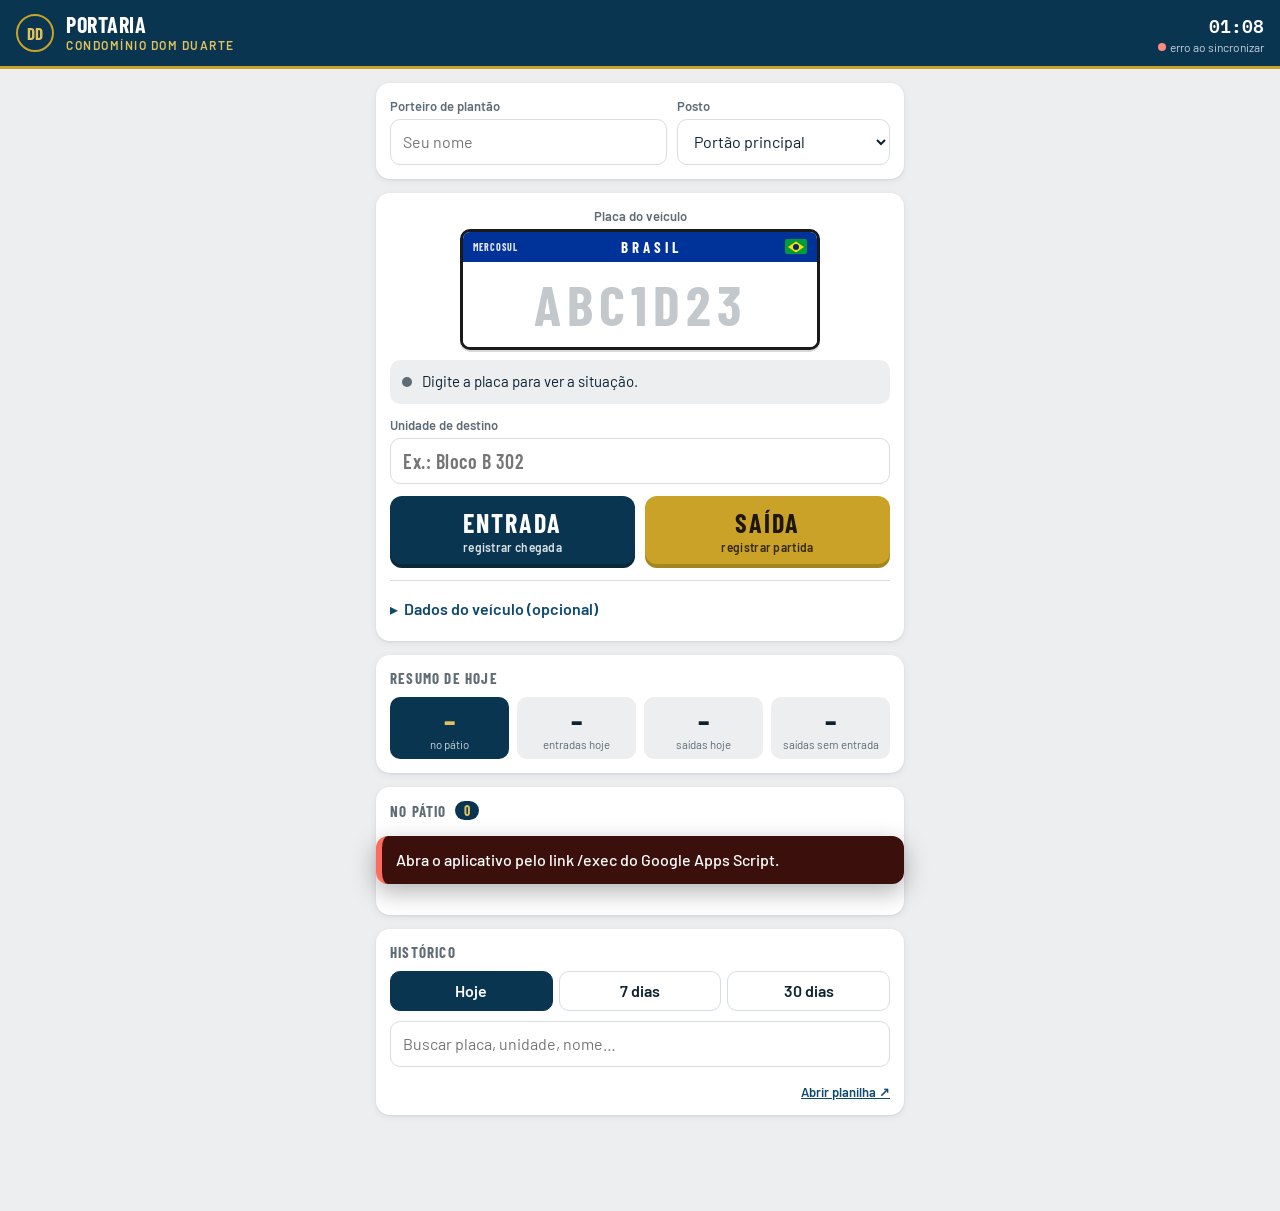
<file: portaria-dom-duarte/Index.html>
<!DOCTYPE html>
<html lang="pt-BR">
<head>
<base target="_top">
<meta charset="utf-8">
<meta name="theme-color" content="#0a3550">
<meta name="apple-mobile-web-app-capable" content="yes">
<meta name="mobile-web-app-capable" content="yes">
<meta name="apple-mobile-web-app-title" content="Portaria">
<link rel="preconnect" href="https://fonts.googleapis.com">
<link rel="preconnect" href="https://fonts.gstatic.com" crossorigin>
<link href="https://fonts.googleapis.com/css2?family=Barlow:wght@400;500;600;700&family=Barlow+Condensed:wght@500;600;700&family=IBM+Plex+Mono:wght@400;500;600&display=swap" rel="stylesheet">
<style>
  :root {
    --fundo: #eceef0;
    --cartao: #ffffff;
    --texto: #0c2231;
    --cinza: #5f6b75;
    --linha: #d8dde1;
    --azul: #0a3550;
    --azul-2: #0f4a6e;
    --dourado: #c9a227;
    --dourado-claro: #e2c25e;
    --sobre-azul: #ffffff;
    --sobre-dourado: #1d1603;
    --ok: #1d7a4a;
    --alerta: #a86b00;
    --erro: #b3261e;
    --sombra: 0 1px 2px rgba(12, 34, 49, .08), 0 2px 8px rgba(12, 34, 49, .06);
    --raio: 14px;
    color-scheme: light;
  }
  @media (prefers-color-scheme: dark) {
    :root {
      --fundo: #06192a;
      --cartao: #0b2438;
      --texto: #e8edf1;
      --cinza: #93a3b0;
      --linha: #1b3a52;
      --azul: #0a3550;
      --azul-2: #1a5a84;
      --ok: #4cc38a;
      --alerta: #e2b14a;
      --erro: #ff8a80;
      --sombra: 0 1px 2px rgba(0, 0, 0, .4);
      color-scheme: dark;
    }
  }

  * { box-sizing: border-box; }
  html, body { margin: 0; }
  body {
    background: var(--fundo);
    color: var(--texto);
    font: 16px/1.4 'Barlow', system-ui, sans-serif;
    -webkit-tap-highlight-color: transparent;
    padding-bottom: 96px;
  }
  button, input, select, textarea { font: inherit; color: inherit; }
  .mono { font-family: 'IBM Plex Mono', ui-monospace, monospace; }
  .cond { font-family: 'Barlow Condensed', 'Barlow', sans-serif; }

  /* Faixa superior */
  header {
    position: sticky; top: 0; z-index: 10;
    background: var(--azul);
    color: var(--sobre-azul);
    border-bottom: 3px solid var(--dourado);
    padding: calc(10px + env(safe-area-inset-top)) 16px 10px;
    display: flex; align-items: center; gap: 12px;
  }
  .brasao {
    width: 38px; height: 38px; flex: none;
    border: 2px solid var(--dourado); border-radius: 50%;
    display: grid; place-items: center;
    font: 700 17px 'Barlow Condensed', sans-serif; color: var(--dourado-claro); letter-spacing: .5px;
  }
  header h1 { margin: 0; font: 700 22px/1 'Barlow Condensed', sans-serif; letter-spacing: .5px; text-transform: uppercase; }
  header h1 small { display: block; font: 600 12px/1.2 'Barlow', sans-serif; color: var(--dourado-claro); letter-spacing: 1.5px; margin-top: 3px; }
  .sinc { margin-left: auto; text-align: right; font-size: 12px; color: #c7d3dc; line-height: 1.3; }
  .sinc .relogio { font: 600 18px 'IBM Plex Mono', monospace; color: #fff; display: block; }
  .ponto { display: inline-block; width: 8px; height: 8px; border-radius: 50%; background: #6fd39b; margin-right: 4px; vertical-align: 1px; }
  .ponto.off { background: #ff8a80; }
  .ponto.sync { background: var(--dourado-claro); }

  .offline {
    display: none; background: var(--erro); color: #fff; text-align: center;
    padding: 8px 16px; font-weight: 600; font-size: 14px;
  }
  .offline.ver { display: block; }

  main { max-width: 560px; margin: 0 auto; padding: 14px 16px 0; display: flex; flex-direction: column; gap: 14px; }
  .cartao { background: var(--cartao); border-radius: var(--raio); box-shadow: var(--sombra); padding: 14px; }
  .cartao h2 {
    margin: 0 0 10px; font: 700 15px 'Barlow Condensed', sans-serif;
    text-transform: uppercase; letter-spacing: 1.2px; color: var(--cinza);
    display: flex; align-items: center; gap: 8px;
  }
  .cartao h2 .qtd { background: var(--azul); color: var(--dourado-claro); border-radius: 999px; padding: 1px 9px; font-size: 14px; letter-spacing: 0; }

  label { display: block; font-size: 13px; font-weight: 600; color: var(--cinza); margin: 0 0 4px; }
  .campo {
    width: 100%; min-height: 46px; padding: 10px 12px;
    border: 1.5px solid var(--linha); border-radius: 10px; background: var(--cartao);
    outline: none;
  }
  .campo:focus { border-color: var(--dourado); box-shadow: 0 0 0 3px rgba(201, 162, 39, .25); }
  textarea.campo { min-height: 64px; resize: vertical; }
  .duas { display: grid; grid-template-columns: 1.3fr 1fr; gap: 10px; }
  .grade { display: grid; gap: 10px; }

  /* Placa Mercosul */
  .placa {
    margin: 2px auto 0; max-width: 360px;
    border: 3px solid #1a1a1a; border-radius: 10px; overflow: hidden;
    background: #fff; box-shadow: 0 2px 0 rgba(0, 0, 0, .15);
  }
  .placa-faixa {
    background: #003399; color: #fff; height: 30px;
    display: flex; align-items: center; justify-content: space-between; padding: 0 10px;
    font: 700 15px 'Barlow Condensed', sans-serif; letter-spacing: 4px;
  }
  .placa-faixa .bandeira { width: 22px; height: 15px; border-radius: 2px; background: #009c3b; position: relative; overflow: hidden; }
  .placa-faixa .bandeira::before {
    content: ''; position: absolute; inset: 2px 3px; background: #ffdf00;
    clip-path: polygon(50% 0, 100% 50%, 50% 100%, 0 50%);
  }
  .placa-faixa .bandeira::after {
    content: ''; position: absolute; width: 6px; height: 6px; border-radius: 50%; background: #002776;
    left: 50%; top: 50%; transform: translate(-50%, -50%);
  }
  .placa-faixa .mercosul { font-size: 10px; letter-spacing: 1px; opacity: .9; }
  .placa input {
    width: 100%; border: 0; outline: none; background: #fff; color: #111;
    font: 700 56px/1 'Barlow Condensed', sans-serif; letter-spacing: 6px;
    text-align: center; text-transform: uppercase; padding: 8px 6px 10px;
  }
  .placa input::placeholder { color: #c3c8cc; }
  .placa:focus-within { border-color: var(--dourado); }

  .info-placa {
    margin-top: 10px; min-height: 44px; padding: 9px 12px; border-radius: 10px;
    background: var(--fundo); font-size: 15px; display: flex; gap: 10px; align-items: center;
  }
  .info-placa .marca { width: 10px; height: 10px; border-radius: 50%; flex: none; background: var(--cinza); }
  .info-placa.dentro { background: rgba(201, 162, 39, .15); }
  .info-placa.dentro .marca { background: var(--dourado); }
  .info-placa.fora .marca { background: var(--ok); }
  .info-placa.invalida .marca { background: var(--erro); }
  .info-placa b { font-weight: 700; }

  .bloco-unidade { margin-top: 12px; }
  .bloco-unidade .campo { font: 600 20px 'Barlow Condensed', 'Barlow', sans-serif; letter-spacing: .5px; }
  .info-unidade {
    display: none; margin-top: 8px; padding: 9px 12px; border-radius: 10px; font-size: 14.5px;
    background: rgba(179, 38, 30, .1); border-left: 5px solid var(--erro); color: var(--texto);
  }
  .info-unidade.ver { display: block; }
  .info-unidade b { color: var(--erro); }
  .unidade {
    display: inline-block; font: 700 16px/1 'Barlow Condensed', sans-serif; letter-spacing: .5px;
    background: var(--azul); color: var(--dourado-claro); border-radius: 6px; padding: 4px 8px 3px;
    vertical-align: 3px; margin-left: 4px;
  }
  .acoes { display: grid; grid-template-columns: 1fr 1fr; gap: 10px; margin-top: 12px; }
  .botao {
    border: 0; border-radius: 12px; min-height: 72px; cursor: pointer;
    font: 700 26px/1 'Barlow Condensed', sans-serif; letter-spacing: 2px; text-transform: uppercase;
    display: flex; flex-direction: column; align-items: center; justify-content: center; gap: 4px;
    transition: transform .08s, filter .15s;
  }
  .botao:active { transform: scale(.98); }
  .botao small { font: 600 12px 'Barlow', sans-serif; letter-spacing: .3px; text-transform: none; opacity: .85; }
  .botao.entrada { background: var(--azul); color: #fff; box-shadow: inset 0 -4px 0 rgba(0, 0, 0, .25); }
  @media (prefers-color-scheme: dark) { .botao.entrada { background: var(--azul-2); box-shadow: inset 0 0 0 1.5px var(--dourado), inset 0 -4px 0 rgba(0, 0, 0, .25); } }
  .botao.saida { background: var(--dourado); color: var(--sobre-dourado); box-shadow: inset 0 -4px 0 rgba(0, 0, 0, .18); }
  .botao.armado { outline: 3px solid var(--erro); outline-offset: 2px; animation: pulsa 1s infinite; }
  .botao:disabled { filter: grayscale(.6) opacity(.6); cursor: wait; }
  @keyframes pulsa { 50% { outline-color: transparent; } }

  details.extra { margin-top: 12px; border-top: 1px solid var(--linha); padding-top: 10px; }
  details.extra summary {
    cursor: pointer; font-weight: 600; color: var(--azul-2); list-style: none;
    display: flex; align-items: center; gap: 6px; min-height: 36px;
  }
  @media (prefers-color-scheme: dark) { details.extra summary { color: var(--dourado-claro); } }
  details.extra summary::-webkit-details-marker { display: none; }
  details.extra summary::before { content: '▸'; transition: transform .15s; }
  details.extra[open] summary::before { transform: rotate(90deg); }
  details.extra .grade { margin-top: 8px; }

  /* Resumo */
  .resumo { display: grid; grid-template-columns: repeat(4, 1fr); gap: 8px; }
  .resumo div { background: var(--fundo); border-radius: 10px; padding: 8px 6px; text-align: center; }
  .resumo b { display: block; font: 700 30px/1 'Barlow Condensed', sans-serif; color: var(--texto); }
  .resumo span { display: block; font-size: 11.5px; line-height: 1.15; color: var(--cinza); margin-top: 3px; }
  .resumo .destaque { background: var(--azul); }
  .resumo .destaque b { color: var(--dourado-claro); }
  .resumo .destaque span { color: #c7d3dc; }

  /* Listas */
  .lista { display: flex; flex-direction: column; }
  .item { display: flex; gap: 10px; align-items: center; padding: 10px 0; border-top: 1px solid var(--linha); }
  .item:first-child { border-top: 0; }
  .item .corpo { flex: 1; min-width: 0; }
  .mini-placa {
    display: inline-block; font: 700 21px/1 'Barlow Condensed', sans-serif; letter-spacing: 1.5px;
    border: 2px solid var(--texto); border-top: 5px solid #003399; border-radius: 5px;
    padding: 2px 6px 1px; background: #fff; color: #111;
  }
  .det { font-size: 13.5px; color: var(--cinza); margin-top: 4px; overflow: hidden; text-overflow: ellipsis; }
  .det b { color: var(--texto); font-weight: 600; }
  .tempo { font: 600 14px 'IBM Plex Mono', monospace; color: var(--texto); }
  .botao-mini {
    flex: none; border: 0; border-radius: 10px; min-height: 44px; padding: 0 12px; cursor: pointer;
    background: var(--dourado); color: var(--sobre-dourado); font: 700 15px 'Barlow Condensed', sans-serif;
    letter-spacing: 1px; text-transform: uppercase;
  }
  .botao-mini.armado { background: var(--erro); color: #fff; }
  .botao-mini:disabled { opacity: .5; }
  .vazio { color: var(--cinza); text-align: center; padding: 14px 0; font-size: 14px; }

  .etiqueta { display: inline-block; font-size: 11.5px; font-weight: 700; border-radius: 999px; padding: 1px 8px; vertical-align: 2px; margin-left: 4px; }
  .etiqueta.patio { background: rgba(201, 162, 39, .2); color: var(--alerta); }
  .etiqueta.concluido { background: rgba(29, 122, 74, .14); color: var(--ok); }
  .etiqueta.sem { background: rgba(179, 38, 30, .13); color: var(--erro); }
  .etiqueta.outro { background: var(--azul); color: var(--dourado-claro); }
  .etiqueta.lotada { background: var(--erro); color: #fff; }
  .linha-hora { display: grid; grid-template-columns: auto 1fr; gap: 1px 8px; font-size: 13.5px; color: var(--cinza); margin-top: 4px; }
  .linha-hora .mono { color: var(--texto); font-size: 13px; }

  .filtros { display: flex; gap: 6px; margin-bottom: 10px; }
  .filtros button {
    flex: 1; min-height: 40px; border: 1.5px solid var(--linha); background: var(--cartao);
    border-radius: 10px; font-weight: 600; cursor: pointer;
  }
  .filtros button.ativo { background: var(--azul); color: #fff; border-color: var(--azul); }
  .rodape-hist { display: flex; justify-content: space-between; align-items: center; margin-top: 10px; font-size: 13px; color: var(--cinza); }
  a.planilha { color: var(--azul-2); font-weight: 600; }
  @media (prefers-color-scheme: dark) { a.planilha { color: var(--dourado-claro); } }

  /* Toast */
  .toast {
    position: fixed; left: 50%; bottom: calc(16px + env(safe-area-inset-bottom)); z-index: 30;
    transform: translate(-50%, 140%); transition: transform .25s, visibility .25s; visibility: hidden;
    width: calc(100% - 32px); max-width: 528px;
    background: #0c2231; color: #fff; border-left: 6px solid var(--dourado);
    border-radius: 12px; padding: 13px 14px; font-weight: 500; box-shadow: 0 8px 24px rgba(0, 0, 0, .3);
  }
  .toast.ver { transform: translate(-50%, 0); visibility: visible; }
  .toast.ok { border-left-color: #4cc38a; }
  .toast.erro { border-left-color: #ff6b5e; background: #3a0f0c; }
  .toast.aviso { border-left-color: var(--dourado); }

  /* PIN */
  .pin {
    position: fixed; inset: 0; z-index: 40; background: var(--azul);
    display: none; align-items: center; justify-content: center; padding: 24px 16px;
  }
  .pin.ver { display: flex; }
  .pin form { width: 100%; max-width: 340px; text-align: center; color: #fff; }
  .pin .brasao { margin: 0 auto 14px; width: 64px; height: 64px; font-size: 26px; }
  .pin h2 { font: 700 26px 'Barlow Condensed', sans-serif; text-transform: uppercase; letter-spacing: 1px; margin: 0 0 4px; }
  .pin p { color: #c7d3dc; margin: 0 0 18px; }
  .pin input {
    width: 100%; text-align: center; font: 600 32px 'IBM Plex Mono', monospace; letter-spacing: 10px;
    padding: 10px; border-radius: 12px; border: 2px solid var(--dourado); background: #fff; color: #111; outline: none;
  }
  .pin button { margin-top: 12px; width: 100%; }
  .pin .erro { color: #ffb4ab; min-height: 22px; margin-top: 10px; font-weight: 600; }

  .carregando { text-align: center; color: var(--cinza); padding: 24px 0; }
</style>
</head>
<body>

<header>
  <div class="brasao">DD</div>
  <h1>Portaria<small>CONDOMÍNIO DOM DUARTE</small></h1>
  <div class="sinc">
    <span class="relogio" id="relogio">--:--</span>
    <span id="sinc"><span class="ponto sync"></span>conectando…</span>
  </div>
</header>
<div class="offline" id="offline">Sem internet. Registros NÃO serão salvos até a conexão voltar.</div>

<main>
  <section class="cartao">
    <div class="duas">
      <div>
        <label for="porteiro">Porteiro de plantão</label>
        <input class="campo" id="porteiro" list="porteiros" autocomplete="off" autocapitalize="words" placeholder="Seu nome" maxlength="40">
        <datalist id="porteiros"></datalist>
      </div>
      <div>
        <label for="posto">Posto</label>
        <select class="campo" id="posto">
          <option>Portão principal</option>
          <option>Portão de serviço</option>
          <option>Garagem</option>
        </select>
      </div>
    </div>
  </section>

  <section class="cartao">
    <label for="placa" style="text-align:center">Placa do veículo</label>
    <div class="placa">
      <div class="placa-faixa"><span class="mercosul">MERCOSUL</span><span>BRASIL</span><span class="bandeira"></span></div>
      <input id="placa" maxlength="8" autocomplete="off" autocorrect="off" autocapitalize="characters" spellcheck="false" placeholder="ABC1D23" enterkeyhint="go">
    </div>
    <div class="info-placa" id="infoPlaca"><span class="marca"></span><span>Digite a placa para ver a situação.</span></div>

    <div class="bloco-unidade">
      <label for="destino">Unidade de destino</label>
      <input class="campo" id="destino" list="unidades" maxlength="60" autocomplete="off" autocapitalize="characters" placeholder="Ex.: Bloco B 302">
      <datalist id="unidades"></datalist>
      <div class="info-unidade" id="infoUnidade" role="status"></div>
    </div>

    <div class="acoes">
      <button class="botao entrada" id="btEntrada" type="button">Entrada<small>registrar chegada</small></button>
      <button class="botao saida" id="btSaida" type="button">Saída<small>registrar partida</small></button>
    </div>

    <details class="extra" id="extra">
      <summary>Dados do veículo (opcional)</summary>
      <div class="grade">
        <div class="duas">
          <div><label for="modelo">Modelo / cor</label><input class="campo" id="modelo" maxlength="60" placeholder="Ex.: Onix prata"></div>
          <div><label for="tipo">Tipo</label>
            <select class="campo" id="tipo">
              <option>Visitante</option><option>Morador</option><option>Funcionário</option>
              <option>Prestador de serviço</option><option>Entrega</option>
            </select>
          </div>
        </div>
        <div><label for="motorista">Motorista</label><input class="campo" id="motorista" maxlength="60" autocapitalize="words"></div>
        <div><label for="obs">Observação</label><textarea class="campo" id="obs" maxlength="200"></textarea></div>
      </div>
    </details>
  </section>

  <section class="cartao">
    <h2>Resumo de hoje</h2>
    <div class="resumo">
      <div class="destaque"><b id="rPatio">–</b><span>no pátio</span></div>
      <div><b id="rEntradas">–</b><span>entradas hoje</span></div>
      <div><b id="rSaidas">–</b><span>saídas hoje</span></div>
      <div><b id="rSem">–</b><span>saídas sem entrada</span></div>
    </div>
  </section>

  <section class="cartao">
    <h2>No pátio <span class="qtd" id="qtdPatio">0</span></h2>
    <div class="lista" id="listaPatio"><div class="carregando">Carregando…</div></div>
  </section>

  <section class="cartao">
    <h2>Histórico</h2>
    <div class="filtros" id="filtros">
      <button type="button" data-dias="0" class="ativo">Hoje</button>
      <button type="button" data-dias="7">7 dias</button>
      <button type="button" data-dias="30">30 dias</button>
    </div>
    <input class="campo" id="busca" type="search" placeholder="Buscar placa, unidade, nome…" autocomplete="off">
    <div class="lista" id="listaHist" style="margin-top:6px"></div>
    <div class="rodape-hist"><span id="contHist"></span><a class="planilha" id="linkPlanilha" href="#" target="_blank" rel="noopener">Abrir planilha ↗</a></div>
  </section>
</main>

<div class="pin" id="telaPin">
  <form id="formPin" autocomplete="off">
    <div class="brasao">DD</div>
    <h2>Portaria Dom Duarte</h2>
    <p>Digite o PIN da portaria.<br>Ele fica salvo neste aparelho.</p>
    <input id="pin" type="password" inputmode="numeric" maxlength="12" autocomplete="off">
    <button class="botao saida" type="submit">Entrar</button>
    <div class="erro" id="pinErro"></div>
  </form>
</div>

<div class="toast" id="toast" role="status" aria-live="polite"></div>

<script>
(function () {
  'use strict';

  var CHAVE = 'portariaDomDuarte.';
  var SINC_MS = 20000;
  var ARMADO_MS = 6000;
  var PLACA_RE = /^[A-Z]{3}[0-9][A-Z0-9][0-9]{2}$/;

  var est = null;          // último estado vindo do servidor
  var ocupado = false;     // gravação em andamento
  var sincronizando = false;
  var armado = null;       // { chave, ate } — confirmação de segundo toque
  var filtroDias = 0;
  var autoPreenchido = {}; // campos preenchidos automaticamente pela última passagem
  var difRelogio = 0;      // diferença servidor - aparelho

  var $ = function (id) { return document.getElementById(id); };
  var el = {
    porteiro: $('porteiro'), posto: $('posto'), placa: $('placa'), info: $('infoPlaca'),
    btEntrada: $('btEntrada'), btSaida: $('btSaida'), extra: $('extra'),
    modelo: $('modelo'), motorista: $('motorista'), destino: $('destino'), tipo: $('tipo'), obs: $('obs'),
    infoUnidade: $('infoUnidade'), listaPatio: $('listaPatio'), listaHist: $('listaHist'), busca: $('busca'), toast: $('toast'),
    telaPin: $('telaPin'), pin: $('pin'), pinErro: $('pinErro'), sinc: $('sinc'), relogio: $('relogio')
  };

  // ------------------------------------------------------------ Armazenamento local

  function ler(k) { try { return localStorage.getItem(CHAVE + k) || ''; } catch (e) { return ''; } }
  function gravar(k, v) { try { localStorage.setItem(CHAVE + k, v); } catch (e) {} }

  el.porteiro.value = ler('porteiro');
  if (ler('posto')) el.posto.value = ler('posto');
  el.porteiro.addEventListener('change', function () { el.porteiro.value = el.porteiro.value.trim(); gravar('porteiro', el.porteiro.value); });
  el.porteiro.addEventListener('input', function () { gravar('porteiro', el.porteiro.value.trim()); });
  el.posto.addEventListener('change', function () { gravar('posto', el.posto.value); });

  // ------------------------------------------------------------ Utilidades

  function agora() { return Date.now() + difRelogio; }
  function esc(s) {
    return String(s == null ? '' : s).replace(/[&<>"']/g, function (c) {
      return { '&': '&amp;', '<': '&lt;', '>': '&gt;', '"': '&quot;', "'": '&#39;' }[c];
    });
  }
  function dois(n) { return (n < 10 ? '0' : '') + n; }
  function hora(ms) { var d = new Date(ms); return dois(d.getHours()) + ':' + dois(d.getMinutes()); }
  function inicioDia(ms) { var d = new Date(ms); d.setHours(0, 0, 0, 0); return d.getTime(); }
  function quando(ms) {
    if (!ms) return '—';
    var d = new Date(ms);
    var hoje = inicioDia(agora());
    if (ms >= hoje) return hora(ms);
    if (ms >= hoje - 86400000) return 'ontem ' + hora(ms);
    return dois(d.getDate()) + '/' + dois(d.getMonth() + 1) + ' ' + hora(ms);
  }
  function duracao(min) {
    min = Math.max(0, Math.round(min));
    if (min < 60) return min + ' min';
    var h = Math.floor(min / 60), m = min % 60;
    if (h < 24) return h + ' h ' + dois(m);
    return Math.floor(h / 24) + ' d ' + (h % 24) + ' h';
  }
  function normPlaca(s) { return String(s || '').toUpperCase().replace(/[^A-Z0-9]/g, ''); }
  function mesmaPessoa(a, b) { return String(a || '').trim().toLowerCase() === String(b || '').trim().toLowerCase(); }
  function chaveUnidade(s) { return String(s || '').toUpperCase().replace(/[^A-Z0-9]/g, ''); }
  function noPatioNaUnidade(destino, excetoPlaca) {
    var k = chaveUnidade(destino);
    if (!k || !est) return [];
    return est.patio.filter(function (m) { return chaveUnidade(m.destino) === k && m.placa !== excetoPlaca; });
  }
  function momento(m) { return Math.max(m.entrada || 0, m.saida || 0); }

  function abertaDaPlaca(placa) {
    if (!est) return null;
    var achado = null;
    est.patio.forEach(function (m) { if (m.placa === placa && (!achado || m.entrada >= achado.entrada)) achado = m; });
    return achado;
  }

  // ------------------------------------------------------------ Toast

  var toastTimer;
  function toast(msg, tipo, ms) {
    el.toast.textContent = msg;
    el.toast.className = 'toast ver ' + (tipo || '');
    clearTimeout(toastTimer);
    toastTimer = setTimeout(function () { el.toast.className = 'toast ' + (tipo || ''); }, ms || 4500);
  }

  // ------------------------------------------------------------ Confirmação em dois toques

  function estaArmado(chave) { return armado && armado.chave === chave && Date.now() < armado.ate; }
  function armar(chave, msg) {
    armado = { chave: chave, ate: Date.now() + ARMADO_MS };
    toast(msg, 'aviso', ARMADO_MS);
    pintarArmados();
    setTimeout(function () { if (armado && Date.now() >= armado.ate) { armado = null; pintarArmados(); } }, ARMADO_MS + 50);
  }
  function desarmar() { armado = null; pintarArmados(); }
  function pintarArmados() {
    var placa = normPlaca(el.placa.value);
    el.btEntrada.classList.toggle('armado', estaArmado('entrada:' + placa));
    el.btSaida.classList.toggle('armado', estaArmado('saida:' + placa));
    Array.prototype.forEach.call(el.listaPatio.querySelectorAll('[data-id]'), function (b) {
      var on = estaArmado('id:' + b.getAttribute('data-id'));
      b.classList.toggle('armado', on);
      b.textContent = on ? 'Confirmar' : 'Dar saída';
    });
  }

  // ------------------------------------------------------------ Chamadas ao servidor

  function chamar(funcao, args, ok, falha) {
    if (!window.google || !google.script || !google.script.run) {
      falha(new Error('Abra o aplicativo pelo link /exec do Google Apps Script.'));
      return;
    }
    var run = google.script.run.withSuccessHandler(ok).withFailureHandler(falha);
    run[funcao].apply(run, args);
  }

  function pinSalvo() { return ler('pin'); }

  function ehErroPin(e) { return /PIN incorreto/i.test((e && e.message) || String(e)); }
  function ehErroRede(e) {
    var m = (e && e.message) || String(e);
    return !navigator.onLine || /network|rede|conex|failed to fetch|timeout|NetworkError/i.test(m);
  }

  function marcarSinc(estado, texto) {
    el.sinc.innerHTML = '<span class="ponto ' + estado + '"></span>' + esc(texto);
  }

  function sincronizar(manual) {
    if (sincronizando || ocupado) return;
    sincronizando = true;
    marcarSinc('sync', 'sincronizando…');
    chamar('carregar', [pinSalvo()], function (estado) {
      sincronizando = false;
      aplicar(estado);
    }, function (e) {
      sincronizando = false;
      if (ehErroPin(e)) { pedirPin(pinSalvo() ? 'PIN incorreto.' : ''); marcarSinc('off', 'PIN necessário'); return; }
      marcarSinc('off', ehErroRede(e) ? 'sem conexão' : 'erro ao sincronizar');
      if (manual || !est) toast(ehErroRede(e) ? 'Sem conexão com o servidor. Tentando de novo em instantes.' : ((e && e.message) || 'Erro ao carregar.'), 'erro');
    });
  }

  function aplicar(estado) {
    if (!estado) return;
    est = estado;
    difRelogio = estado.agora - Date.now();
    el.telaPin.classList.remove('ver');
    marcarSinc('', 'atualizado ' + hora(agora()));
    $('linkPlanilha').href = estado.planilhaUrl;
    var dl = $('porteiros');
    dl.innerHTML = estado.porteiros.map(function (p) { return '<option value="' + esc(p) + '">'; }).join('');
    $('unidades').innerHTML = (estado.unidades || []).map(function (u) { return '<option value="' + esc(u) + '">'; }).join('');
    render();
  }

  // ------------------------------------------------------------ PIN

  function pedirPin(erro) {
    el.telaPin.classList.add('ver');
    el.pinErro.textContent = erro || '';
    el.pin.value = '';
    setTimeout(function () { el.pin.focus(); }, 50);
  }
  $('formPin').addEventListener('submit', function (ev) {
    ev.preventDefault();
    var p = el.pin.value.trim();
    if (!p) { el.pinErro.textContent = 'Digite o PIN.'; return; }
    el.pinErro.textContent = 'Verificando…';
    chamar('carregar', [p], function (estado) {
      gravar('pin', p);
      el.pinErro.textContent = '';
      aplicar(estado);
    }, function (e) {
      el.pinErro.textContent = ehErroPin(e) ? 'PIN incorreto.' : (ehErroRede(e) ? 'Sem conexão. Tente de novo.' : ((e && e.message) || 'Erro.'));
      el.pin.select();
    });
  });

  // ------------------------------------------------------------ Placa

  function preencherDaUltima(placa) {
    var v = est && est.veiculos[placa];
    var campos = { modelo: el.modelo, motorista: el.motorista, destino: el.destino };
    Object.keys(campos).forEach(function (k) {
      var c = campos[k];
      if (c.value === '' || autoPreenchido[k] === c.value) {
        c.value = v ? (v[k] || '') : '';
        autoPreenchido[k] = c.value;
      }
    });
    if (v && v.tipo && (autoPreenchido.tipo === el.tipo.value || el.tipo.value === 'Visitante')) {
      el.tipo.value = v.tipo; autoPreenchido.tipo = v.tipo;
    }
  }

  function atualizarInfoPlaca() {
    var placa = normPlaca(el.placa.value);
    var info = el.info, txt, classe = '';
    if (!placa) {
      txt = 'Digite a placa para ver a situação.';
    } else if (!PLACA_RE.test(placa)) {
      txt = placa.length >= 7 ? 'Placa inválida. Use ABC1234 ou ABC1D23.' : 'Continue digitando…';
      classe = placa.length >= 7 ? 'invalida' : '';
    } else {
      var aberta = abertaDaPlaca(placa);
      var v = est && est.veiculos[placa];
      if (aberta) {
        classe = 'dentro';
        txt = '<b>No pátio</b> desde <span class="mono">' + esc(quando(aberta.entrada)) + '</span> (' +
          esc(duracao((agora() - aberta.entrada) / 60000)) + ') · entrada por <b>' + esc(aberta.porteiroEntrada) + '</b>' +
          (aberta.postoEntrada ? ' · ' + esc(aberta.postoEntrada) : '');
      } else if (v) {
        classe = 'fora';
        txt = '<b>Fora do pátio.</b> Última passagem: <span class="mono">' + esc(quando(v.quando)) + '</span>' +
          (v.modelo ? ' · ' + esc(v.modelo) : '');
      } else {
        classe = 'fora';
        txt = '<b>Fora do pátio.</b> Primeira passagem registrada.';
      }
      preencherDaUltima(placa);
    }
    info.className = 'info-placa ' + classe;
    info.innerHTML = '<span class="marca"></span><span>' + txt + '</span>';
    atualizarInfoUnidade();
    pintarArmados();
  }

  function atualizarInfoUnidade() {
    var placa = normPlaca(el.placa.value);
    var lista = noPatioNaUnidade(el.destino.value, placa);
    el.infoUnidade.classList.toggle('ver', lista.length > 0);
    if (!lista.length) { el.infoUnidade.innerHTML = ''; return; }
    el.infoUnidade.innerHTML = '<b>⚠ Já há ' + (lista.length === 1 ? 'veículo' : lista.length + ' veículos') +
      ' no pátio para esta unidade:</b> ' + lista.map(function (m) {
        return '<span class="mono">' + esc(m.placa) + '</span>' + (m.modelo ? ' (' + esc(m.modelo) + ')' : '') +
          ' desde <span class="mono">' + esc(quando(m.entrada)) + '</span>, entrada por ' + esc(m.porteiroEntrada);
      }).join('; ');
  }
  el.destino.addEventListener('input', atualizarInfoUnidade);

  el.placa.addEventListener('input', function () {
    var limpo = normPlaca(el.placa.value).slice(0, 7);
    if (el.placa.value !== limpo) el.placa.value = limpo;
    atualizarInfoPlaca();
  });
  el.placa.addEventListener('keydown', function (ev) {
    if (ev.key !== 'Enter') return;
    ev.preventDefault();
    var placa = normPlaca(el.placa.value);
    if (abertaDaPlaca(placa)) saidaPorPlaca(); else entrada();
  });

  // ------------------------------------------------------------ Ações

  function validarComum() {
    var porteiro = el.porteiro.value.trim();
    if (!porteiro) { toast('Informe o porteiro de plantão.', 'erro'); el.porteiro.focus(); return null; }
    var placa = normPlaca(el.placa.value);
    if (!PLACA_RE.test(placa)) { toast('Placa inválida. Use ABC1234 ou ABC1D23.', 'erro'); el.placa.focus(); return null; }
    gravar('porteiro', porteiro);
    return {
      placa: placa, porteiro: porteiro, posto: el.posto.value,
      modelo: el.modelo.value, motorista: el.motorista.value, destino: el.destino.value,
      tipo: el.tipo.value, obs: el.obs.value
    };
  }

  function travar(sim) {
    ocupado = sim;
    el.btEntrada.disabled = sim;
    el.btSaida.disabled = sim;
    Array.prototype.forEach.call(el.listaPatio.querySelectorAll('button'), function (b) { b.disabled = sim; });
    if (sim) marcarSinc('sync', 'gravando…');
  }

  function limparFormulario() {
    el.placa.value = '';
    el.modelo.value = el.motorista.value = el.destino.value = el.obs.value = '';
    el.tipo.value = 'Visitante';
    autoPreenchido = {};
    el.extra.open = false;
    atualizarInfoPlaca();
  }

  function gravarNoServidor(funcao, dados, chaveConfirmacao, depois) {
    if (!navigator.onLine) { toast('Sem internet. O registro NÃO foi salvo. Tente de novo.', 'erro', 7000); return; }
    travar(true);
    chamar(funcao, [pinSalvo(), dados], function (r) {
      travar(false);
      if (r.estado) aplicar(r.estado);
      if (!r.ok && r.precisaConfirmar) { armar(chaveConfirmacao, r.mensagem); return; }
      desarmar();
      toast(r.mensagem, r.aviso ? 'aviso' : 'ok', r.aviso ? 9000 : 6000);
      if (depois) depois();
    }, function (e) {
      travar(false);
      desarmar();
      marcarSinc('off', 'erro');
      if (ehErroPin(e)) { pedirPin('PIN incorreto.'); return; }
      if (ehErroRede(e)) { toast('Sem internet. O registro NÃO foi salvo. Tente de novo.', 'erro', 7000); return; }
      toast(((e && e.message) || 'Erro.') + (/NÃO foi salvo/.test((e && e.message) || '') ? '' : ' O registro NÃO foi salvo.'), 'erro', 7000);
    });
  }

  function entrada() {
    if (ocupado) return;
    var d = validarComum();
    if (!d) return;
    var chave = 'entrada:' + d.placa;
    var aberta = abertaDaPlaca(d.placa);
    if (aberta && !estaArmado(chave)) {
      armar(chave, d.placa + ' já está no pátio desde ' + quando(aberta.entrada) + ' (entrada por ' + aberta.porteiroEntrada + '). Toque ENTRADA de novo para registrar outra entrada.');
      return;
    }
    d.confirmarDuplicada = estaArmado(chave);
    gravarNoServidor('registrarEntrada', d, chave, limparFormulario);
  }

  function saidaPorPlaca() {
    if (ocupado) return;
    var d = validarComum();
    if (!d) return;
    var chave = 'saida:' + d.placa;
    if (!abertaDaPlaca(d.placa) && !estaArmado(chave)) {
      armar(chave, 'Não há entrada aberta para ' + d.placa + '. Toque SAÍDA de novo para registrar "Saída sem entrada".');
      return;
    }
    d.semEntrada = estaArmado(chave);
    gravarNoServidor('registrarSaida', d, chave, limparFormulario);
  }

  function saidaPorId(id) {
    if (ocupado) return;
    var porteiro = el.porteiro.value.trim();
    if (!porteiro) { toast('Informe o porteiro de plantão.', 'erro'); el.porteiro.focus(); return; }
    var chave = 'id:' + id;
    var m = est && est.patio.filter(function (x) { return x.id === id; })[0];
    if (!estaArmado(chave)) {
      armar(chave, 'Toque CONFIRMAR para dar saída a ' + (m ? m.placa : 'este veículo') + '.');
      return;
    }
    gravarNoServidor('registrarSaida', { id: id, porteiro: porteiro, posto: el.posto.value }, chave, null);
  }

  el.btEntrada.addEventListener('click', entrada);
  el.btSaida.addEventListener('click', saidaPorPlaca);
  el.listaPatio.addEventListener('click', function (ev) {
    var b = ev.target.closest('[data-id]');
    if (b) saidaPorId(b.getAttribute('data-id'));
  });

  // ------------------------------------------------------------ Renderização

  function render() {
    if (!est) return;
    var hoje = inicioDia(agora());
    var entradas = 0, saidas = 0, sem = 0;
    est.historico.forEach(function (m) {
      if (m.entrada && m.entrada >= hoje) entradas++;
      if (m.saida && m.saida >= hoje) { saidas++; if (m.situacao === 'Saída sem entrada') sem++; }
    });
    $('rPatio').textContent = est.patio.length;
    $('rEntradas').textContent = entradas;
    $('rSaidas').textContent = saidas;
    $('rSem').textContent = sem;
    $('qtdPatio').textContent = est.patio.length;

    renderPatio();
    renderHistorico();
    atualizarInfoPlaca();
  }

  function renderPatio() {
    if (!est.patio.length) {
      el.listaPatio.innerHTML = '<div class="vazio">Nenhum veículo no pátio.</div>';
      return;
    }
    var porUnidade = {};
    est.patio.forEach(function (m) { var k = chaveUnidade(m.destino); if (k) porUnidade[k] = (porUnidade[k] || 0) + 1; });
    el.listaPatio.innerHTML = est.patio.map(function (m) {
      var extras = [m.modelo, m.motorista].filter(Boolean).map(esc).join(' · ');
      var n = porUnidade[chaveUnidade(m.destino)] || 0;
      return '<div class="item"><div class="corpo">' +
        '<span class="mini-placa">' + esc(m.placa) + '</span> ' +
        (m.destino ? '<span class="unidade">' + esc(m.destino) + '</span>' : '') +
        (n > 1 ? '<span class="etiqueta lotada">' + n + ' carros na unidade</span>' : '') +
        ' <span class="tempo">' + esc(duracao((agora() - m.entrada) / 60000)) + '</span>' +
        '<div class="det">' + esc(m.tipo) + (extras ? ' · ' + extras : '') + '</div>' +
        '<div class="det">Entrou <span class="mono">' + esc(quando(m.entrada)) + '</span> por <b>' + esc(m.porteiroEntrada) + '</b>' +
        (m.postoEntrada ? ' · ' + esc(m.postoEntrada) : '') + '</div>' +
        '</div><button type="button" class="botao-mini" data-id="' + esc(m.id) + '"' + (ocupado ? ' disabled' : '') + '>Dar saída</button></div>';
    }).join('');
    pintarArmados();
  }

  function renderHistorico() {
    var limite = filtroDias === 0 ? inicioDia(agora()) : agora() - filtroDias * 86400000;
    var termo = el.busca.value.trim().toLowerCase();
    var termoPlaca = normPlaca(termo);
    var lista = est.historico.filter(function (m) {
      if (momento(m) < limite) return false;
      if (!termo) return true;
      if (termoPlaca && m.placa.indexOf(termoPlaca) >= 0) return true;
      if (termoPlaca && chaveUnidade(m.destino).indexOf(termoPlaca) >= 0) return true;
      return [m.modelo, m.motorista, m.destino, m.tipo, m.porteiroEntrada, m.porteiroSaida, m.obsEntrada, m.obsSaida, m.situacao]
        .join(' ').toLowerCase().indexOf(termo) >= 0;
    });
    var total = lista.length;
    lista = lista.slice(0, 200);
    $('contHist').textContent = total + (total === 1 ? ' registro' : ' registros') + (total > 200 ? ' (mostrando 200)' : '');
    if (!lista.length) {
      el.listaHist.innerHTML = '<div class="vazio">Nenhum registro no período.</div>';
      return;
    }
    el.listaHist.innerHTML = lista.map(function (m) {
      var etiqueta = m.situacao === 'No pátio' ? '<span class="etiqueta patio">No pátio</span>'
        : m.situacao === 'Saída sem entrada' ? '<span class="etiqueta sem">Saída sem entrada</span>'
        : '<span class="etiqueta concluido">Concluído</span>';
      var outro = m.saida && m.entrada && m.porteiroSaida && !mesmaPessoa(m.porteiroEntrada, m.porteiroSaida)
        ? '<span class="etiqueta outro">outro porteiro</span>' : '';
      var extras = [m.tipo, m.modelo, m.motorista].filter(Boolean).map(esc).join(' · ');
      var horas = '';
      if (m.entrada) horas += '<span>Entrada</span><span><span class="mono">' + esc(quando(m.entrada)) + '</span> · ' + esc(m.porteiroEntrada) + '</span>';
      if (m.saida) horas += '<span>Saída</span><span><span class="mono">' + esc(quando(m.saida)) + '</span> · ' + esc(m.porteiroSaida) + '</span>';
      var perm = m.permanencia != null ? ' <span class="tempo">' + esc(duracao(m.permanencia)) + '</span>' : '';
      var obs = [m.obsEntrada, m.obsSaida].filter(Boolean).map(esc).join(' / ');
      return '<div class="item"><div class="corpo">' +
        '<span class="mini-placa">' + esc(m.placa) + '</span>' +
        (m.destino ? '<span class="unidade">' + esc(m.destino) + '</span>' : '') + perm + ' ' + etiqueta + outro +
        (extras ? '<div class="det">' + extras + '</div>' : '') +
        '<div class="linha-hora">' + horas + '</div>' +
        (obs ? '<div class="det">Obs.: ' + obs + '</div>' : '') +
        '</div></div>';
    }).join('');
  }

  $('filtros').addEventListener('click', function (ev) {
    var b = ev.target.closest('button');
    if (!b) return;
    filtroDias = Number(b.getAttribute('data-dias'));
    Array.prototype.forEach.call(this.querySelectorAll('button'), function (x) { x.classList.toggle('ativo', x === b); });
    if (est) renderHistorico();
  });
  el.busca.addEventListener('input', function () { if (est) renderHistorico(); });

  // ------------------------------------------------------------ Relógio, rede e sincronização

  function tique() {
    el.relogio.textContent = hora(agora());
  }
  setInterval(function () {
    tique();
    if (est && !ocupado) { renderPatio(); }
  }, 30000);
  tique();
  setInterval(function () { if (document.visibilityState === 'visible') sincronizar(false); }, SINC_MS);
  document.addEventListener('visibilitychange', function () { if (document.visibilityState === 'visible') { tique(); sincronizar(false); } });

  function estadoRede() {
    $('offline').classList.toggle('ver', !navigator.onLine);
    if (!navigator.onLine) marcarSinc('off', 'sem internet');
  }
  window.addEventListener('online', function () { estadoRede(); sincronizar(false); });
  window.addEventListener('offline', estadoRede);
  estadoRede();

  sincronizar(true);
})();
</script>
</body>
</html>
</file>
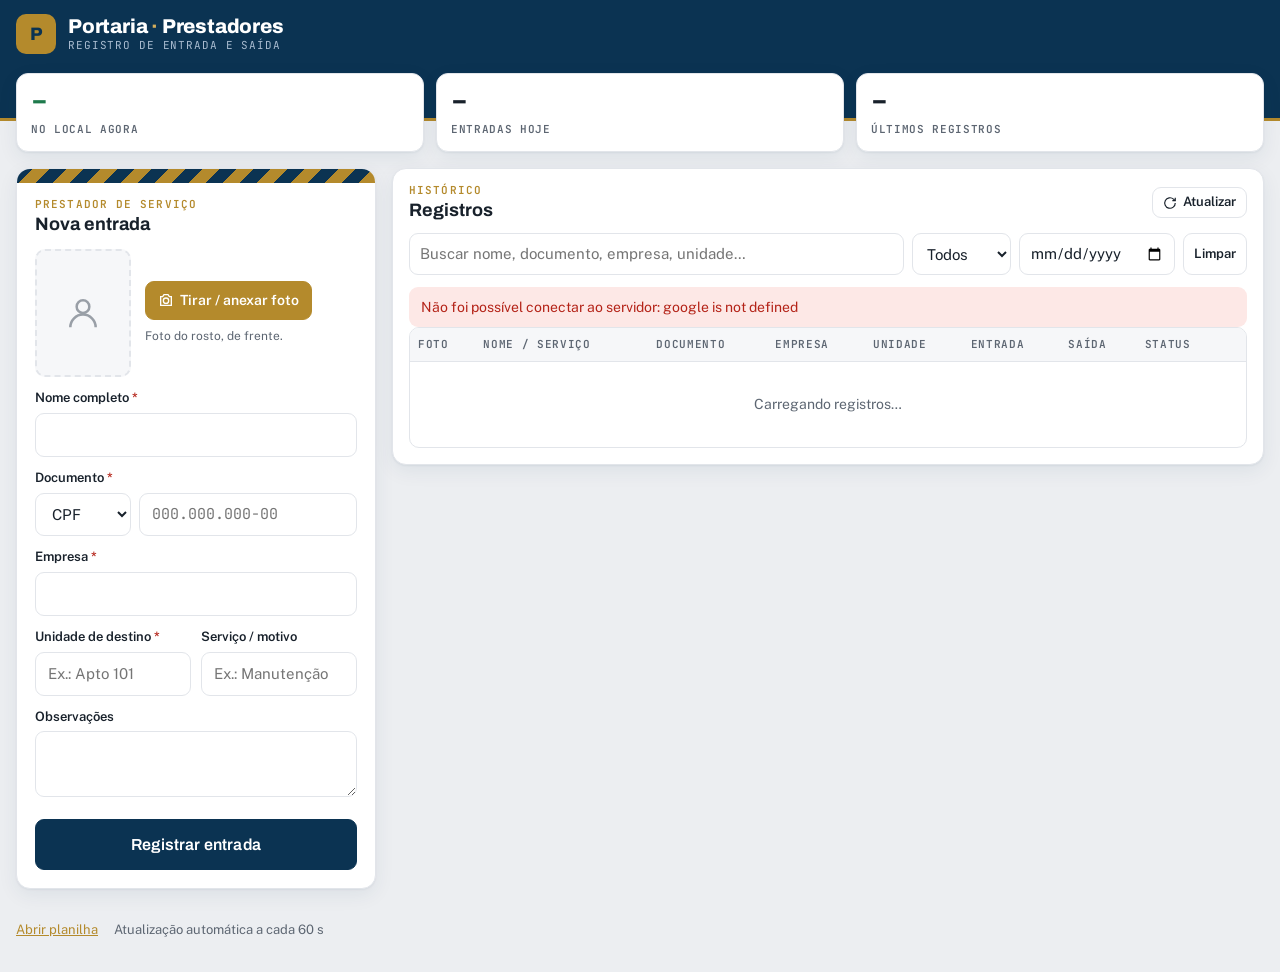
<file: portaria/Index.html>
<!DOCTYPE html>
<html lang="pt-BR">
<head>
<base target="_top">
<meta charset="utf-8">
<meta name="viewport" content="width=device-width, initial-scale=1, viewport-fit=cover">
<meta name="mobile-web-app-capable" content="yes">
<meta name="apple-mobile-web-app-capable" content="yes">
<meta name="apple-mobile-web-app-title" content="Portaria">
<meta name="theme-color" content="#0B3352">
<title>Portaria · Prestadores</title>
<link rel="preconnect" href="https://fonts.googleapis.com">
<link rel="preconnect" href="https://fonts.gstatic.com" crossorigin>
<link href="https://fonts.googleapis.com/css2?family=Archivo:wght@600;700;800&family=JetBrains+Mono:wght@400;600&family=Public+Sans:wght@400;500;600;700&display=swap" rel="stylesheet">
<style>
  :root {
    --mar: #0B3352;
    --mar-2: #124670;
    --ouro: #B48A2C;
    --ouro-claro: #D4AE5C;
    --cinza-1: #ECEEF1;
    --cinza-2: #E2E5EA;
    --cinza-3: #5D6672;
    --branco: #FFFFFF;
    --verde: #1E7A4C;
    --verde-bg: #DDF2E6;
    --vermelho: #B42318;
    --vermelho-bg: #FDE8E6;

    --bg: var(--cinza-1);
    --surface: var(--branco);
    --surface-2: #F6F7F9;
    --line: var(--cinza-2);
    --text: #18212B;
    --muted: var(--cinza-3);
    --accent: var(--mar);
    --accent-text: var(--branco);
    --highlight: var(--ouro);
    --input-bg: var(--branco);
    --shadow: 0 1px 2px rgba(11, 51, 82, .06), 0 6px 20px rgba(11, 51, 82, .07);
    --font-titulo: 'Archivo', system-ui, sans-serif;
    --font-texto: 'Public Sans', system-ui, sans-serif;
    --font-mono: 'JetBrains Mono', ui-monospace, monospace;
  }
  @media (prefers-color-scheme: dark) {
    :root {
      --bg: #061A2B;
      --surface: #0B2740;
      --surface-2: #0E2F4C;
      --line: #1A4366;
      --text: #E9EEF4;
      --muted: #9FB0C2;
      --accent: var(--ouro-claro);
      --accent-text: #061A2B;
      --highlight: var(--ouro-claro);
      --input-bg: #082036;
      --verde: #6FD3A0;
      --verde-bg: rgba(111, 211, 160, .14);
      --vermelho: #FF9C92;
      --vermelho-bg: rgba(255, 156, 146, .12);
      --shadow: 0 1px 2px rgba(0, 0, 0, .3), 0 8px 24px rgba(0, 0, 0, .25);
    }
  }

  * { box-sizing: border-box; }
  [hidden] { display: none !important; }
  html, body { margin: 0; }
  body {
    background: var(--bg);
    color: var(--text);
    font: 15px/1.45 var(--font-texto);
    -webkit-font-smoothing: antialiased;
    min-height: 100vh;
  }
  button, input, select, textarea { font: inherit; color: inherit; }
  a { color: var(--highlight); }

  /* Topo */
  .topo {
    background: var(--mar);
    color: var(--branco);
    padding: 14px 16px 64px;
    border-bottom: 3px solid var(--ouro);
  }
  .topo-in { max-width: 1320px; margin: 0 auto; display: flex; align-items: center; gap: 12px; flex-wrap: wrap; }
  .marca { display: flex; align-items: center; gap: 12px; margin-right: auto; }
  .selo {
    width: 40px; height: 40px; border-radius: 10px; flex: none;
    background: var(--ouro); color: var(--mar);
    display: grid; place-items: center;
    font: 800 18px/1 var(--font-titulo);
  }
  .marca h1 { margin: 0; font: 800 20px/1.1 var(--font-titulo); letter-spacing: -.01em; }
  .marca h1 span { color: var(--ouro-claro); }
  .marca p { margin: 2px 0 0; font: 400 11px/1.2 var(--font-mono); color: #A9BCD0; text-transform: uppercase; letter-spacing: .08em; }

  .contadores {
    max-width: 1320px; margin: -48px auto 0; padding: 0 16px;
    display: grid; grid-template-columns: repeat(3, 1fr); gap: 12px;
  }
  .contador {
    background: var(--surface); border-radius: 12px; padding: 12px 14px;
    box-shadow: var(--shadow); border: 1px solid var(--line);
  }
  .contador b { display: block; font: 700 28px/1.1 var(--font-mono); color: var(--text); }
  .contador.destaque b { color: var(--verde); }
  .contador span { font: 600 11px/1.2 var(--font-mono); color: var(--muted); text-transform: uppercase; letter-spacing: .06em; }

  /* Layout */
  main {
    max-width: 1320px; margin: 16px auto 0; padding: 0 16px 24px;
    display: grid; grid-template-columns: minmax(0, 360px) minmax(0, 1fr); gap: 16px; align-items: start;
  }
  .card { background: var(--surface); border-radius: 14px; box-shadow: var(--shadow); border: 1px solid var(--line); }

  /* Formulário-crachá */
  .cracha { overflow: hidden; position: sticky; top: 12px; }
  .faixa {
    height: 14px;
    background: repeating-linear-gradient(-45deg, var(--ouro) 0 12px, var(--mar) 12px 24px);
  }
  .cracha-corpo { padding: 16px 18px 18px; }
  .cracha h2, .registros h2 { margin: 0; font: 700 18px/1.2 var(--font-titulo); }
  .rotulo-sec { font: 600 11px/1 var(--font-mono); text-transform: uppercase; letter-spacing: .1em; color: var(--highlight); margin: 0 0 4px; }

  .foto-area { display: flex; gap: 14px; align-items: center; margin: 14px 0 6px; }
  .foto-previa {
    width: 96px; aspect-ratio: 3 / 4; flex: none; border-radius: 10px; overflow: hidden;
    background: var(--surface-2); border: 2px dashed var(--line);
    display: grid; place-items: center; color: var(--muted);
  }
  .foto-previa.tem { border-style: solid; border-color: var(--ouro); }
  .foto-previa img { width: 100%; height: 100%; object-fit: cover; display: block; }
  .foto-previa svg { width: 38px; height: 38px; opacity: .6; }
  .foto-acoes { display: flex; flex-direction: column; gap: 8px; align-items: flex-start; }
  .foto-acoes small { color: var(--muted); font-size: 12px; }

  .campo { margin-top: 12px; }
  .campo label { display: block; font-weight: 600; font-size: 13px; margin-bottom: 5px; }
  .campo label i { color: var(--vermelho); font-style: normal; }
  .campo input, .campo select, .campo textarea {
    width: 100%; padding: 10px 12px; border-radius: 9px;
    border: 1px solid var(--line); background: var(--input-bg);
    outline: none; transition: border-color .15s, box-shadow .15s;
  }
  .campo textarea { min-height: 64px; resize: vertical; }
  .campo input:focus, .campo select:focus, .campo textarea:focus {
    border-color: var(--highlight); box-shadow: 0 0 0 3px rgba(180, 138, 44, .2);
  }
  .campo .erro-campo { color: var(--vermelho); font-size: 12px; margin-top: 4px; display: none; }
  .campo.invalido input { border-color: var(--vermelho); }
  .campo.invalido .erro-campo { display: block; }
  .doc-linha { display: grid; grid-template-columns: 96px 1fr; gap: 8px; }
  .dupla { display: grid; grid-template-columns: 1fr 1fr; gap: 10px; }
  .doc-linha input, .num { font-family: var(--font-mono); }

  .btn {
    display: inline-flex; align-items: center; justify-content: center; gap: 6px;
    border: 1px solid var(--line); background: var(--surface); color: var(--text);
    padding: 8px 12px; border-radius: 9px; cursor: pointer; font-weight: 600; font-size: 14px;
    text-decoration: none; white-space: nowrap;
  }
  .btn:hover { border-color: var(--highlight); }
  .btn:disabled { opacity: .55; cursor: not-allowed; }
  .btn-pri { background: var(--accent); color: var(--accent-text); border-color: var(--accent); }
  .btn-pri:hover { filter: brightness(1.1); border-color: var(--accent); }
  .btn-ouro { background: var(--ouro); border-color: var(--ouro); color: var(--branco); }
  .btn-grande { width: 100%; padding: 13px; font-size: 16px; margin-top: 16px; font-family: var(--font-titulo); letter-spacing: .01em; }
  .btn-peq { padding: 5px 10px; font-size: 13px; }
  .btn-topo { background: transparent; color: var(--branco); border-color: rgba(255,255,255,.3); }
  .btn-topo:hover { border-color: var(--ouro-claro); }

  .aviso { margin-top: 12px; padding: 10px 12px; border-radius: 9px; font-size: 14px; display: none; }
  .aviso.ok { display: block; background: var(--verde-bg); color: var(--verde); }
  .aviso.erro { display: block; background: var(--vermelho-bg); color: var(--vermelho); }
  .aviso b { font-family: var(--font-mono); }

  /* Registros */
  .registros { padding: 16px; min-width: 0; }
  .reg-cab { display: flex; align-items: center; gap: 10px; flex-wrap: wrap; margin-bottom: 12px; }
  .reg-cab .atualizado { margin-left: auto; font: 400 12px var(--font-mono); color: var(--muted); }
  .filtros { display: grid; grid-template-columns: 1fr auto auto auto; gap: 8px; margin-bottom: 12px; }
  .filtros input, .filtros select {
    padding: 8px 10px; border-radius: 9px; border: 1px solid var(--line); background: var(--input-bg); min-width: 0;
  }
  .tabela-wrap { overflow-x: auto; -webkit-overflow-scrolling: touch; border: 1px solid var(--line); border-radius: 10px; }
  table { width: 100%; border-collapse: collapse; min-width: 780px; }
  th {
    text-align: left; font: 600 11px/1.2 var(--font-mono); text-transform: uppercase; letter-spacing: .06em;
    color: var(--muted); background: var(--surface-2); padding: 10px 8px; border-bottom: 1px solid var(--line); white-space: nowrap;
  }
  td { padding: 8px 8px; border-bottom: 1px solid var(--line); vertical-align: middle; font-size: 14px; }
  tr:last-child td { border-bottom: 0; }
  tbody tr:hover { background: var(--surface-2); }
  .mini {
    width: 42px; height: 56px; border-radius: 6px; object-fit: cover; display: block;
    background: var(--surface-2); border: 1px solid var(--line);
  }
  .mini.vazia { display: grid; place-items: center; color: var(--muted); font: 600 14px var(--font-titulo); }
  .nome { font-weight: 600; }
  .sub { color: var(--muted); font-size: 12.5px; }
  .mono { font-family: var(--font-mono); font-size: 13px; white-space: nowrap; }
  .pilula { display: inline-block; padding: 3px 10px; border-radius: 999px; font: 600 12px/1.4 var(--font-mono); white-space: nowrap; }
  .pilula.no-local { background: var(--verde-bg); color: var(--verde); }
  .pilula.saiu { background: var(--cinza-2); color: var(--cinza-3); }
  @media (prefers-color-scheme: dark) { .pilula.saiu { background: rgba(255,255,255,.08); color: var(--muted); } }
  .acoes { display: flex; gap: 6px; }
  .vazio { text-align: center; color: var(--muted); padding: 32px 10px; }

  footer { max-width: 1320px; margin: 0 auto; padding: 8px 16px 32px; color: var(--muted); font-size: 13px; display: flex; gap: 16px; flex-wrap: wrap; }

  /* Modal / PIN */
  .veu {
    position: fixed; inset: 0; background: rgba(4, 18, 31, .6); display: none;
    align-items: center; justify-content: center; padding: 16px; z-index: 50;
  }
  .veu.aberto { display: flex; }
  .modal { width: 100%; max-width: 560px; max-height: calc(100vh - 32px); overflow: auto; }
  .modal-corpo { padding: 18px; display: grid; grid-template-columns: 180px 1fr; gap: 18px; }
  .modal-foto { width: 100%; aspect-ratio: 3 / 4; object-fit: cover; border-radius: 10px; background: var(--surface-2); border: 1px solid var(--line); }
  .modal-foto.vazia { display: grid; place-items: center; color: var(--muted); font-size: 13px; }
  .modal h3 { margin: 0 0 2px; font: 700 20px/1.2 var(--font-titulo); }
  dl { margin: 10px 0 0; display: grid; grid-template-columns: auto 1fr; gap: 6px 12px; font-size: 14px; }
  dt { font: 600 11px/1.9 var(--font-mono); text-transform: uppercase; color: var(--muted); letter-spacing: .05em; }
  dd { margin: 0; word-break: break-word; }
  .modal-rodape { padding: 0 18px 18px; display: flex; gap: 8px; justify-content: flex-end; flex-wrap: wrap; }
  .pin-box { max-width: 340px; text-align: center; }
  .pin-box .cracha-corpo { padding: 22px; }
  .pin-box input { text-align: center; font: 600 24px var(--font-mono); letter-spacing: .3em; }

  .carregando { opacity: .6; pointer-events: none; }

  @media (max-width: 900px) {
    main { grid-template-columns: minmax(0, 1fr); }
    .cracha { position: static; }
  }
  @media (max-width: 600px) {
    .topo { padding-bottom: 58px; }
    .marca h1 { font-size: 18px; }
    .contadores { gap: 8px; }
    .contador { padding: 10px; }
    .contador b { font-size: 22px; }
    .contador span { font-size: 9.5px; }
    .filtros { grid-template-columns: 1fr 1fr; }
    .filtros .busca { grid-column: 1 / -1; }
    .modal-corpo { grid-template-columns: 1fr; }
    .modal-foto { max-width: 220px; margin: 0 auto; }
    .dupla { grid-template-columns: 1fr; }
  }
</style>
</head>
<body>

<header class="topo">
  <div class="topo-in">
    <div class="marca">
      <div class="selo">P</div>
      <div>
        <h1>Portaria <span>·</span> Prestadores</h1>
        <p>Registro de entrada e saída</p>
      </div>
    </div>
    <button class="btn btn-topo btn-peq" id="btnSairPin" hidden>Trocar PIN</button>
  </div>
</header>

<section class="contadores" aria-label="Resumo">
  <div class="contador destaque"><b id="cNoLocal">–</b><span>No local agora</span></div>
  <div class="contador"><b id="cHoje">–</b><span>Entradas hoje</span></div>
  <div class="contador"><b id="cTotal">–</b><span>Últimos registros</span></div>
</section>

<main>
  <!-- Nova entrada -->
  <form class="card cracha" id="form" novalidate autocomplete="off">
    <div class="faixa"></div>
    <div class="cracha-corpo">
      <p class="rotulo-sec">Prestador de serviço</p>
      <h2>Nova entrada</h2>

      <div class="foto-area">
        <div class="foto-previa" id="fotoPrevia">
          <svg viewBox="0 0 24 24" fill="none" stroke="currentColor" stroke-width="1.6"><circle cx="12" cy="8" r="4"/><path d="M4 21c0-4.4 3.6-8 8-8s8 3.6 8 8"/></svg>
        </div>
        <div class="foto-acoes">
          <label class="btn btn-ouro" for="foto">
            <svg width="16" height="16" viewBox="0 0 24 24" fill="none" stroke="currentColor" stroke-width="2"><path d="M4 7h3l2-3h6l2 3h3v13H4z"/><circle cx="12" cy="13" r="4"/></svg>
            Tirar / anexar foto
          </label>
          <input type="file" id="foto" accept="image/*" capture="environment" hidden>
          <button type="button" class="btn btn-peq" id="btnRemoverFoto" hidden>Remover foto</button>
          <small id="fotoInfo">Foto do rosto, de frente.</small>
        </div>
      </div>

      <div class="campo" id="cNome">
        <label for="nome">Nome completo <i>*</i></label>
        <input id="nome" maxlength="120" autocapitalize="words" required>
        <div class="erro-campo">Informe o nome completo.</div>
      </div>

      <div class="campo" id="cDoc">
        <label for="documento">Documento <i>*</i></label>
        <div class="doc-linha">
          <select id="tipoDoc" aria-label="Tipo de documento">
            <option>CPF</option><option>RG</option><option>CNH</option><option>Outro</option>
          </select>
          <input id="documento" maxlength="40" inputmode="numeric" placeholder="000.000.000-00" required>
        </div>
        <div class="erro-campo" id="docErro">Informe o documento.</div>
      </div>

      <div class="campo" id="cEmpresa">
        <label for="empresa">Empresa <i>*</i></label>
        <input id="empresa" list="listaEmpresas" maxlength="120" required>
        <datalist id="listaEmpresas"></datalist>
        <div class="erro-campo">Informe a empresa.</div>
      </div>

      <div class="dupla">
        <div class="campo" id="cUnidade">
          <label for="unidade">Unidade de destino <i>*</i></label>
          <input id="unidade" list="listaUnidades" maxlength="60" placeholder="Ex.: Apto 101" required>
          <datalist id="listaUnidades"></datalist>
          <div class="erro-campo">Informe a unidade.</div>
        </div>
        <div class="campo">
          <label for="servico">Serviço / motivo</label>
          <input id="servico" maxlength="200" placeholder="Ex.: Manutenção">
        </div>
      </div>

      <div class="campo">
        <label for="observacoes">Observações</label>
        <textarea id="observacoes" maxlength="500"></textarea>
      </div>

      <button type="submit" class="btn btn-pri btn-grande" id="btnRegistrar">Registrar entrada</button>
      <div class="aviso" id="avisoForm" role="status"></div>
    </div>
  </form>

  <!-- Registros -->
  <section class="card registros" aria-labelledby="tituloReg">
    <div class="reg-cab">
      <div>
        <p class="rotulo-sec">Histórico</p>
        <h2 id="tituloReg">Registros</h2>
      </div>
      <span class="atualizado" id="atualizado"></span>
      <button class="btn btn-peq" id="btnAtualizar" type="button">
        <svg width="14" height="14" viewBox="0 0 24 24" fill="none" stroke="currentColor" stroke-width="2"><path d="M21 12a9 9 0 1 1-3-6.7L21 8"/><path d="M21 3v5h-5"/></svg>
        Atualizar
      </button>
    </div>
    <div class="filtros">
      <input class="busca" id="busca" type="search" placeholder="Buscar nome, documento, empresa, unidade…">
      <select id="fStatus" aria-label="Filtrar status">
        <option value="">Todos</option>
        <option value="No local">No local</option>
        <option value="Saiu">Saíram</option>
      </select>
      <input id="fData" type="date" aria-label="Filtrar por data">
      <button class="btn btn-peq" id="btnLimpar" type="button">Limpar</button>
    </div>
    <div class="aviso" id="avisoLista" role="status"></div>
    <div class="tabela-wrap">
      <table>
        <thead>
          <tr>
            <th>Foto</th><th>Nome / serviço</th><th>Documento</th><th>Empresa</th><th>Unidade</th>
            <th>Entrada</th><th>Saída</th><th>Status</th><th></th>
          </tr>
        </thead>
        <tbody id="corpo"><tr><td colspan="9" class="vazio">Carregando registros…</td></tr></tbody>
      </table>
    </div>
  </section>
</main>

<footer>
  <a href="<?= planilhaUrl ?>" target="_blank" rel="noopener">Abrir planilha</a>
  <span>Atualização automática a cada 60 s</span>
</footer>

<!-- Detalhes -->
<div class="veu" id="veuDetalhe" role="dialog" aria-modal="true" aria-labelledby="dNome">
  <div class="card modal cracha" style="position:static">
    <div class="faixa"></div>
    <div class="modal-corpo" id="detalheCorpo"></div>
    <div class="modal-rodape" id="detalheRodape"></div>
  </div>
</div>

<!-- PIN -->
<div class="veu" id="veuPin" role="dialog" aria-modal="true" aria-labelledby="pinTitulo">
  <form class="card cracha pin-box" id="formPin" style="position:static">
    <div class="faixa"></div>
    <div class="cracha-corpo">
      <p class="rotulo-sec">Acesso restrito</p>
      <h2 id="pinTitulo">Digite o PIN da portaria</h2>
      <div class="campo"><input id="pin" type="password" inputmode="numeric" autocomplete="off" maxlength="20" aria-label="PIN"></div>
      <button class="btn btn-pri btn-grande" type="submit">Entrar</button>
      <div class="aviso" id="avisoPin"></div>
    </div>
  </form>
</div>

<script>
(function () {
  'use strict';

  var CHAVE_PIN = 'portaria_prestadores_pin';
  var estado = { pin: lerPin(), registros: [], foto: null, miniatura: null, carregando: false, timer: null };
  var $ = function (id) { return document.getElementById(id); };

  /* ---------- Servidor ---------- */
  function chamar(fn) {
    var args = Array.prototype.slice.call(arguments, 1);
    return new Promise(function (resolve, reject) {
      google.script.run
        .withSuccessHandler(resolve)
        .withFailureHandler(function (e) { reject(e); })[fn].apply(null, args);
    });
  }
  function msgErro(e) {
    var m = (e && (e.message || e.toString())) || 'Erro desconhecido.';
    if (/PIN_INVALIDO/.test(m)) return 'PIN incorreto ou não informado.';
    if (/NetworkError|network|Failed to fetch|desconectado/i.test(m)) return 'Sem conexão com a internet. Verifique a rede e tente de novo.';
    if (/authoriz|autoriza|permission|permiss/i.test(m)) return 'O app não tem permissão para acessar a planilha. Peça ao administrador para autorizar o script.';
    return m.replace(/^Error:\s*/, '').replace(/^Exception:\s*/, '');
  }
  function tratarErroPin(e) {
    if (e && /PIN_INVALIDO/.test(e.message || String(e))) { pedirPin('PIN incorreto ou expirado.'); return true; }
    return false;
  }

  /* ---------- PIN ---------- */
  function lerPin() { try { return localStorage.getItem(CHAVE_PIN) || ''; } catch (e) { return ''; } }
  function salvarPin(p) { try { if (p) localStorage.setItem(CHAVE_PIN, p); else localStorage.removeItem(CHAVE_PIN); } catch (e) {} }
  function pedirPin(msg) {
    pararTimer();
    $('veuPin').classList.add('aberto');
    aviso('avisoPin', msg ? 'erro' : '', msg || '');
    setTimeout(function () { $('pin').focus(); }, 50);
  }
  $('formPin').addEventListener('submit', function (ev) {
    ev.preventDefault();
    var p = $('pin').value.trim();
    if (!p) return;
    chamar('verificarPin', p).then(function (r) {
      if (r.ok) {
        estado.pin = p; salvarPin(p); $('pin').value = '';
        $('veuPin').classList.remove('aberto');
        $('btnSairPin').hidden = !r.exigePin;
        iniciar();
      } else {
        aviso('avisoPin', 'erro', 'PIN incorreto.');
      }
    }).catch(function (e) { aviso('avisoPin', 'erro', msgErro(e)); });
  });
  $('btnSairPin').addEventListener('click', function () { salvarPin(''); estado.pin = ''; pedirPin(''); });

  /* ---------- Utilidades ---------- */
  function esc(s) {
    return String(s == null ? '' : s).replace(/[&<>"']/g, function (c) {
      return { '&': '&amp;', '<': '&lt;', '>': '&gt;', '"': '&quot;', "'": '&#39;' }[c];
    });
  }
  function semAcento(s) { return String(s || '').normalize('NFD').replace(/[̀-ͯ]/g, '').toLowerCase(); }
  function aviso(id, tipo, html) { var el = $(id); el.className = 'aviso' + (tipo ? ' ' + tipo : ''); el.innerHTML = html; }
  function iniciais(nome) {
    var p = String(nome || '').trim().split(/\s+/);
    return ((p[0] || '')[0] || '') + (p.length > 1 ? p[p.length - 1][0] : '');
  }

  /* ---------- Foto ---------- */
  function carregarImagem(file) {
    return new Promise(function (resolve, reject) {
      var url = URL.createObjectURL(file);
      var img = new Image();
      img.onload = function () { URL.revokeObjectURL(url); resolve(img); };
      img.onerror = function () { URL.revokeObjectURL(url); reject(new Error('Não foi possível ler a imagem. Tente outra foto.')); };
      img.src = url;
    });
  }
  function reduzir(img, max, qualidade) {
    var w = img.naturalWidth, h = img.naturalHeight;
    var s = Math.min(1, max / Math.max(w, h));
    var c = document.createElement('canvas');
    c.width = Math.round(w * s); c.height = Math.round(h * s);
    var ctx = c.getContext('2d');
    ctx.fillStyle = '#fff'; ctx.fillRect(0, 0, c.width, c.height);
    ctx.drawImage(img, 0, 0, c.width, c.height);
    return c.toDataURL('image/jpeg', qualidade);
  }
  function miniatura34(img, altura, qualidade) {
    // recorte central 3x4
    var w = img.naturalWidth, h = img.naturalHeight, sw, sh;
    if (w / h > 3 / 4) { sh = h; sw = h * 3 / 4; } else { sw = w; sh = w * 4 / 3; }
    var c = document.createElement('canvas');
    c.height = altura; c.width = Math.round(altura * 3 / 4);
    var ctx = c.getContext('2d');
    ctx.fillStyle = '#fff'; ctx.fillRect(0, 0, c.width, c.height);
    ctx.drawImage(img, (w - sw) / 2, (h - sh) / 2, sw, sh, 0, 0, c.width, c.height);
    return c.toDataURL('image/jpeg', qualidade);
  }
  $('foto').addEventListener('change', function () {
    var f = this.files && this.files[0];
    if (!f) return;
    $('fotoInfo').textContent = 'Processando foto…';
    carregarImagem(f).then(function (img) {
      estado.foto = reduzir(img, 1000, 0.82);
      estado.miniatura = miniatura34(img, 140, 0.7);
      $('fotoPrevia').innerHTML = '<img alt="Prévia da foto" src="' + estado.foto + '">';
      $('fotoPrevia').classList.add('tem');
      $('btnRemoverFoto').hidden = false;
      $('fotoInfo').textContent = 'Foto pronta (' + Math.round(estado.foto.length * 0.75 / 1024) + ' KB).';
    }).catch(function (e) {
      limparFoto();
      $('fotoInfo').textContent = msgErro(e);
    });
  });
  function limparFoto() {
    estado.foto = null; estado.miniatura = null; $('foto').value = '';
    $('fotoPrevia').classList.remove('tem');
    $('fotoPrevia').innerHTML = '<svg viewBox="0 0 24 24" fill="none" stroke="currentColor" stroke-width="1.6" style="width:38px;height:38px;opacity:.6"><circle cx="12" cy="8" r="4"/><path d="M4 21c0-4.4 3.6-8 8-8s8 3.6 8 8"/></svg>';
    $('btnRemoverFoto').hidden = true;
    $('fotoInfo').textContent = 'Foto do rosto, de frente.';
  }
  $('btnRemoverFoto').addEventListener('click', limparFoto);

  /* ---------- Documento / CPF ---------- */
  function mascaraCpf(v) {
    var d = v.replace(/\D/g, '').slice(0, 11);
    if (d.length > 9) return d.replace(/(\d{3})(\d{3})(\d{3})(\d{1,2})/, '$1.$2.$3-$4');
    if (d.length > 6) return d.replace(/(\d{3})(\d{3})(\d{1,3})/, '$1.$2.$3');
    if (d.length > 3) return d.replace(/(\d{3})(\d{1,3})/, '$1.$2');
    return d;
  }
  function ajustarTipoDoc() {
    var cpf = $('tipoDoc').value === 'CPF';
    var el = $('documento');
    el.setAttribute('inputmode', cpf ? 'numeric' : 'text');
    el.placeholder = cpf ? '000.000.000-00' : 'Número do documento';
    if (cpf) el.value = mascaraCpf(el.value);
  }
  $('tipoDoc').addEventListener('change', ajustarTipoDoc);
  $('documento').addEventListener('input', function () {
    if ($('tipoDoc').value === 'CPF') this.value = mascaraCpf(this.value);
    $('cDoc').classList.remove('invalido');
  });
  ['nome', 'empresa', 'unidade'].forEach(function (id) {
    $(id).addEventListener('input', function () { this.closest('.campo').classList.remove('invalido'); });
  });

  /* ---------- Registrar entrada ---------- */
  function validar() {
    var ok = true;
    [['nome', 'cNome'], ['empresa', 'cEmpresa'], ['unidade', 'cUnidade']].forEach(function (p) {
      var vazio = !$(p[0]).value.trim();
      $(p[1]).classList.toggle('invalido', vazio);
      if (vazio) ok = false;
    });
    var doc = $('documento').value.trim();
    var msg = '';
    if (!doc) msg = 'Informe o documento.';
    else if ($('tipoDoc').value === 'CPF' && doc.replace(/\D/g, '').length !== 11) msg = 'O CPF precisa ter 11 dígitos.';
    $('docErro').textContent = msg;
    $('cDoc').classList.toggle('invalido', !!msg);
    if (msg) ok = false;
    if (!ok) {
      var primeiro = document.querySelector('.campo.invalido input');
      if (primeiro) primeiro.focus();
    }
    return ok;
  }
  $('form').addEventListener('submit', function (ev) {
    ev.preventDefault();
    aviso('avisoForm', '', '');
    if (!validar()) { aviso('avisoForm', 'erro', 'Preencha os campos obrigatórios marcados com *.'); return; }
    var btn = $('btnRegistrar');
    btn.disabled = true; btn.textContent = 'Registrando…';
    var dados = {
      nome: $('nome').value, tipoDoc: $('tipoDoc').value, documento: $('documento').value,
      empresa: $('empresa').value, unidade: $('unidade').value, servico: $('servico').value,
      observacoes: $('observacoes').value, foto: estado.foto, miniatura: estado.miniatura
    };
    chamar('registrarEntrada', estado.pin, dados).then(function (r) {
      aviso('avisoForm', 'ok', '✔ Entrada registrada em <b>' + esc(r.entradaTxt) + '</b> · ' + esc(dados.nome.trim()));
      ['nome', 'documento', 'empresa', 'unidade', 'servico', 'observacoes'].forEach(function (id) { $(id).value = ''; });
      limparFoto();
      carregar();
    }).catch(function (e) {
      if (!tratarErroPin(e)) aviso('avisoForm', 'erro', esc(msgErro(e)));
    }).then(function () {
      btn.disabled = false; btn.textContent = 'Registrar entrada';
    });
  });

  /* ---------- Lista ---------- */
  function carregar() {
    if (estado.carregando) return Promise.resolve();
    estado.carregando = true;
    $('btnAtualizar').disabled = true;
    return chamar('listarEntradas', estado.pin, { data: $('fData').value || '' }).then(function (r) {
      estado.registros = r.registros || [];
      $('cNoLocal').textContent = r.noLocal;
      $('cHoje').textContent = r.entradasHoje;
      $('cTotal').textContent = estado.registros.length;
      $('atualizado').textContent = 'Atualizado às ' + r.atualizadoTxt;
      preencherLista('listaEmpresas', r.empresas);
      preencherLista('listaUnidades', r.unidades);
      aviso('avisoLista', '', '');
      desenhar();
    }).catch(function (e) {
      if (!tratarErroPin(e)) aviso('avisoLista', 'erro', 'Não foi possível carregar os registros: ' + esc(msgErro(e)));
    }).then(function () {
      estado.carregando = false;
      $('btnAtualizar').disabled = false;
    });
  }
  function preencherLista(id, itens) {
    $(id).innerHTML = (itens || []).map(function (v) { return '<option value="' + esc(v) + '">'; }).join('');
  }
  function filtrados() {
    var q = semAcento($('busca').value.trim());
    var st = $('fStatus').value;
    return estado.registros.filter(function (r) {
      if (st && r.status !== st) return false;
      if (!q) return true;
      var alvo = semAcento([r.nome, r.documento, r.documento.replace(/\D/g, ''), r.empresa, r.unidade, r.servico, r.observacoes, r.id].join(' '));
      return alvo.indexOf(q) >= 0;
    });
  }
  function desenhar() {
    var lista = filtrados();
    if (!lista.length) {
      $('corpo').innerHTML = '<tr><td colspan="9" class="vazio">' +
        (estado.registros.length ? 'Nenhum registro encontrado com esses filtros.' : 'Nenhuma entrada registrada ainda.') + '</td></tr>';
      return;
    }
    $('corpo').innerHTML = lista.map(function (r) {
      var noLocal = r.status === 'No local';
      var mini = r.miniatura
        ? '<img class="mini" alt="" loading="lazy" src="' + esc(r.miniatura) + '">'
        : '<div class="mini vazia">' + esc(iniciais(r.nome).toUpperCase()) + '</div>';
      return '<tr>' +
        '<td>' + mini + '</td>' +
        '<td><div class="nome">' + esc(r.nome) + '</div><div class="sub">' + esc(r.servico || '—') + '</div></td>' +
        '<td><div class="mono">' + esc(r.documento) + '</div><div class="sub">' + esc(r.tipoDoc) + '</div></td>' +
        '<td>' + esc(r.empresa) + '</td>' +
        '<td>' + esc(r.unidade) + '</td>' +
        '<td>' + dataHora(r.entradaTxt) + '</td>' +
        '<td>' + dataHora(r.saidaTxt) + '</td>' +
        '<td><span class="pilula ' + (noLocal ? 'no-local' : 'saiu') + '">' + esc(r.status || '—') + '</span></td>' +
        '<td><div class="acoes">' +
          (noLocal ? '<button class="btn btn-pri btn-peq" data-saida="' + esc(r.id) + '">Saída</button>' : '') +
          '<button class="btn btn-peq" data-ver="' + esc(r.id) + '">Ver</button>' +
        '</div></td>' +
      '</tr>';
    }).join('');
  }
  function dataHora(txt) {
    if (!txt) return '<span class="sub">—</span>';
    var p = String(txt).split(' ');
    return '<div class="mono">' + esc(p[0]) + '</div><div class="sub mono">' + esc(p.slice(1).join(' ')) + '</div>';
  }
  function porId(id) { for (var i = 0; i < estado.registros.length; i++) if (estado.registros[i].id === id) return estado.registros[i]; return null; }

  $('corpo').addEventListener('click', function (ev) {
    var b = ev.target.closest('button');
    if (!b) return;
    if (b.dataset.ver) abrirDetalhe(b.dataset.ver);
    if (b.dataset.saida) darSaida(b.dataset.saida, b);
  });

  function darSaida(id, btn) {
    var r = porId(id);
    if (!r) return;
    if (!confirm('Registrar a saída de ' + r.nome + '?')) return;
    if (btn) { btn.disabled = true; btn.textContent = '…'; }
    return chamar('registrarSaida', estado.pin, id).then(function (res) {
      r.status = 'Saiu'; r.saidaTxt = res.saidaTxt;
      aviso('avisoLista', 'ok', '✔ Saída de ' + esc(r.nome) + ' registrada em <b>' + esc(res.saidaTxt) + '</b>.');
      fecharDetalhe();
      carregar();
    }).catch(function (e) {
      if (!tratarErroPin(e)) aviso('avisoLista', 'erro', esc(msgErro(e)));
      if (btn) { btn.disabled = false; btn.textContent = 'Saída'; }
    });
  }

  /* ---------- Detalhe ---------- */
  function abrirDetalhe(id) {
    var r = porId(id);
    if (!r) return;
    var noLocal = r.status === 'No local';
    var foto = r.miniatura
      ? '<img class="modal-foto" alt="Foto de ' + esc(r.nome) + '" src="' + esc(r.miniatura) + '">'
      : '<div class="modal-foto vazia">Sem foto</div>';
    var campos = [
      ['Documento', esc(r.tipoDoc) + ' <span class="mono">' + esc(r.documento) + '</span>'],
      ['Empresa', esc(r.empresa)],
      ['Unidade', esc(r.unidade)],
      ['Serviço', esc(r.servico || '—')],
      ['Entrada', '<span class="mono">' + esc(r.entradaTxt) + '</span>'],
      ['Saída', '<span class="mono">' + esc(r.saidaTxt || '—') + '</span>'],
      ['Status', '<span class="pilula ' + (noLocal ? 'no-local' : 'saiu') + '">' + esc(r.status) + '</span>'],
      ['Obs.', esc(r.observacoes || '—')],
      ['ID', '<span class="mono">' + esc(r.id) + '</span>']
    ];
    $('detalheCorpo').innerHTML = '<div>' + foto + '</div><div><p class="rotulo-sec">Prestador</p><h3 id="dNome">' + esc(r.nome) + '</h3><dl>' +
      campos.map(function (c) { return '<dt>' + c[0] + '</dt><dd>' + c[1] + '</dd>'; }).join('') + '</dl></div>';
    $('detalheRodape').innerHTML =
      (r.fotoUrl ? '<a class="btn" href="' + esc(r.fotoUrl) + '" target="_blank" rel="noopener">Abrir foto</a>' : '') +
      (noLocal ? '<button class="btn btn-pri" type="button" id="dSaida">Registrar saída</button>' : '') +
      '<button class="btn" type="button" id="dFechar">Fechar</button>';
    estado.detalheId = r.id;
    $('veuDetalhe').classList.add('aberto');
    $('dFechar').addEventListener('click', fecharDetalhe);
    if (noLocal) $('dSaida').addEventListener('click', function () { darSaida(r.id, this); });
    $('dFechar').focus();
    if (r.fotoUrl) {
      chamar('obterFoto', estado.pin, r.id).then(function (dataUrl) {
        var img = document.querySelector('#detalheCorpo .modal-foto');
        if (!dataUrl || estado.detalheId !== r.id || !$('veuDetalhe').classList.contains('aberto')) return;
        if (img && img.tagName === 'IMG') img.src = dataUrl;
        else if (img) img.outerHTML = '<img class="modal-foto" alt="Foto de ' + esc(r.nome) + '" src="' + dataUrl + '">';
      }).catch(function () {});
    }
  }
  function fecharDetalhe() { $('veuDetalhe').classList.remove('aberto'); }
  $('veuDetalhe').addEventListener('click', function (ev) { if (ev.target === this) fecharDetalhe(); });
  document.addEventListener('keydown', function (ev) { if (ev.key === 'Escape') fecharDetalhe(); });

  /* ---------- Filtros / atualização ---------- */
  $('busca').addEventListener('input', desenhar);
  $('fStatus').addEventListener('change', desenhar);
  $('fData').addEventListener('change', carregar);
  $('btnAtualizar').addEventListener('click', carregar);
  $('btnLimpar').addEventListener('click', function () {
    $('busca').value = ''; $('fStatus').value = '';
    var tinhaData = !!$('fData').value; $('fData').value = '';
    if (tinhaData) carregar(); else desenhar();
  });
  function pararTimer() { if (estado.timer) clearInterval(estado.timer); estado.timer = null; }
  function iniciar() {
    pararTimer();
    carregar();
    estado.timer = setInterval(function () { if (!document.hidden) carregar(); }, 60000);
  }
  document.addEventListener('visibilitychange', function () { if (!document.hidden && estado.timer) carregar(); });

  /* ---------- Início ---------- */
  ajustarTipoDoc();
  chamar('verificarPin', estado.pin).then(function (r) {
    $('btnSairPin').hidden = !r.exigePin;
    if (r.ok) iniciar();
    else { salvarPin(''); pedirPin(estado.pin ? 'PIN salvo não confere. Digite novamente.' : ''); }
  }).catch(function (e) {
    aviso('avisoLista', 'erro', 'Não foi possível conectar ao servidor: ' + esc(msgErro(e)));
  });
})();
</script>
</body>
</html>
</file>
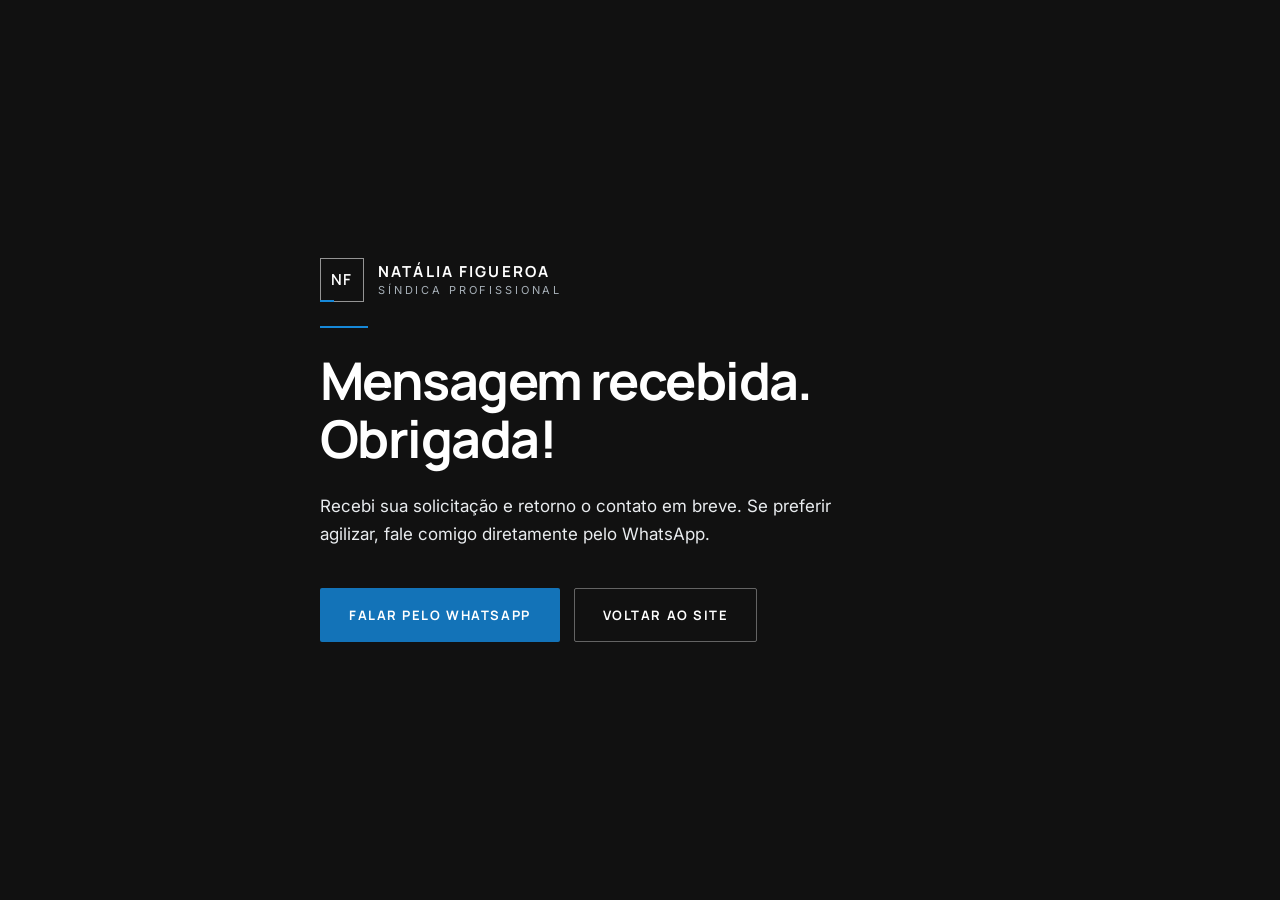
<file: obrigado.html>
<!doctype html>
<html lang="pt-BR">
<head>
  <meta charset="utf-8">
  <meta name="viewport" content="width=device-width, initial-scale=1">
  <title>Mensagem enviada | Natália Figueroa – Síndica Profissional</title>
  <meta name="robots" content="noindex">
  <meta name="theme-color" content="#111111">
  <link rel="icon" href="/assets/img/favicon.svg" type="image/svg+xml">
  <link rel="preconnect" href="https://fonts.googleapis.com">
  <link rel="preconnect" href="https://fonts.gstatic.com" crossorigin>
  <link rel="stylesheet" href="https://fonts.googleapis.com/css2?family=Inter:wght@400;500;600&family=Manrope:wght@500;600;700;800&display=swap">
  <link rel="stylesheet" href="/assets/css/styles.css">
  <style>
    .thanks { min-height: 100vh; min-height: 100svh; display: grid; place-items: center; background: var(--black); color: var(--white); padding: 48px 0; }
    .thanks .container { max-width: 720px; display: grid; gap: 24px; justify-items: start; }
    .thanks h1 { font-size: clamp(2rem, 1.4rem + 3vw, 3.25rem); font-weight: 700; letter-spacing: -.03em; }
    .thanks p { color: var(--text-on-dark); font-size: 1.0625rem; max-width: 560px; }
    .thanks__actions { display: flex; flex-wrap: wrap; gap: 14px; margin-top: 16px; }
  </style>
</head>
<body>
  <main class="thanks">
    <div class="container">
      <a class="brand" href="/" aria-label="Voltar ao site de Natália Figueroa">
        <span class="brand__mark" aria-hidden="true">NF</span>
        <span class="brand__text">
          <span class="brand__name">Natália Figueroa</span>
          <span class="brand__role">Síndica Profissional</span>
        </span>
      </a>
      <span class="line" aria-hidden="true"></span>
      <h1>Mensagem recebida. Obrigada!</h1>
      <p>Recebi sua solicitação e retorno o contato em breve. Se preferir agilizar, fale comigo diretamente pelo WhatsApp.</p>
      <div class="thanks__actions">
        <a class="btn btn--primary" href="https://wa.me/5521981360537?text=Ol%C3%A1%2C%20Nat%C3%A1lia!%20Acabei%20de%20enviar%20uma%20solicita%C3%A7%C3%A3o%20pelo%20site." target="_blank" rel="noopener">Falar pelo WhatsApp</a>
        <a class="btn btn--ghost" href="/">Voltar ao site</a>
      </div>
    </div>
  </main>
</body>
</html>
</file>
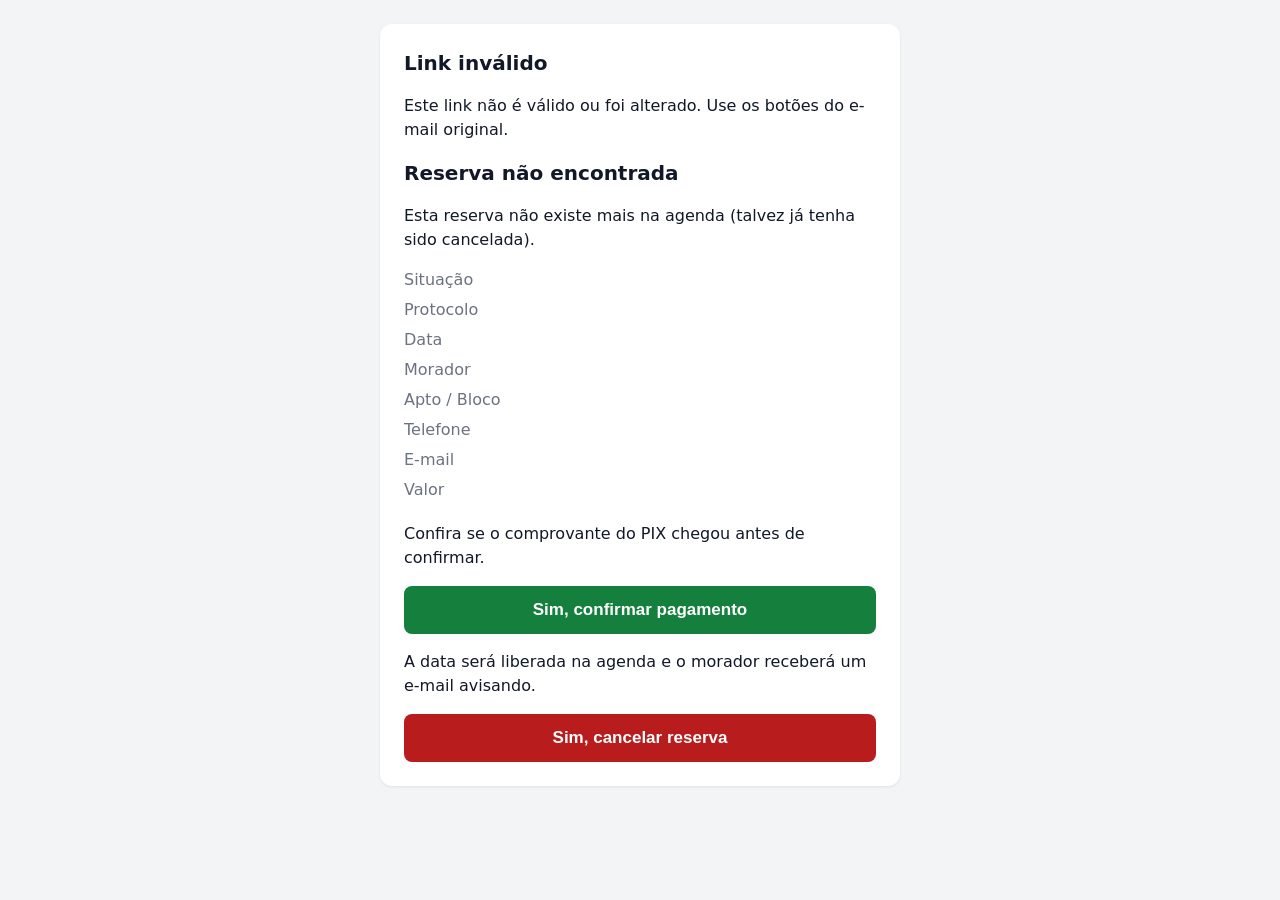
<file: salao-dom-duarte/Admin.html>
<!DOCTYPE html>
<html lang="pt-BR">
<head>
  <base target="_top">
  <meta charset="utf-8">
  <style>
    * { box-sizing: border-box; }
    body { margin: 0; padding: 24px 16px; font-family: system-ui, -apple-system, "Segoe UI", Roboto, Arial, sans-serif;
           font-size: 16px; line-height: 1.5; color: #111827; background: #f3f4f6; }
    .card { max-width: 520px; margin: 0 auto; background: #fff; border-radius: 12px; padding: 24px;
            box-shadow: 0 1px 3px rgba(0,0,0,.08); }
    h1 { font-size: 20px; margin: 0 0 16px; }
    dl { display: grid; grid-template-columns: auto 1fr; gap: 6px 12px; margin: 0 0 20px; }
    dt { color: #6b7280; }
    dd { margin: 0; font-weight: 600; overflow-wrap: anywhere; }
    button { width: 100%; padding: 14px; font-size: 17px; font-weight: 700; border: 0; border-radius: 8px;
             color: #fff; cursor: pointer; }
    button[disabled] { opacity: .6; cursor: wait; }
    .confirmar { background: #15803d; }
    .cancelar { background: #b91c1c; }
    .msg { margin-top: 16px; padding: 12px; border-radius: 8px; }
    .ok { background: #dcfce7; color: #14532d; }
    .erro { background: #fee2e2; color: #7f1d1d; }
  </style>
</head>
<body>
  <div class="card">
  <? if (!valido) { ?>
    <h1>Link inválido</h1>
    <p>Este link não é válido ou foi alterado. Use os botões do e-mail original.</p>
  <? } else if (!reserva) { ?>
    <h1>Reserva não encontrada</h1>
    <p>Esta reserva não existe mais na agenda (talvez já tenha sido cancelada).</p>
  <? } else { ?>
    <h1><?= acao === 'confirmar' ? 'Confirmar pagamento' : 'Cancelar reserva' ?></h1>
    <dl>
      <dt>Situação</dt><dd><?= reserva.status === 'CONFIRMADA' ? 'Confirmada (verde)' : 'Pré-reserva (amarela)' ?></dd>
      <dt>Protocolo</dt><dd><?= reserva.protocolo ?></dd>
      <dt>Data</dt><dd><?= dataExtenso ?></dd>
      <dt>Morador</dt><dd><?= reserva.nome ?></dd>
      <dt>Apto / Bloco</dt><dd><?= reserva.unidade ?></dd>
      <dt>Telefone</dt><dd><?= reserva.telefone ?></dd>
      <dt>E-mail</dt><dd><?= reserva.email ?></dd>
      <dt>Valor</dt><dd><?= moeda(reserva.valor) ?></dd>
    </dl>
    <? if (acao === 'confirmar') { ?>
      <p>Confira se o comprovante do PIX chegou antes de confirmar.</p>
      <button id="btn" class="confirmar">Sim, confirmar pagamento</button>
    <? } else { ?>
      <p>A data será liberada na agenda e o morador receberá um e-mail avisando.</p>
      <button id="btn" class="cancelar">Sim, cancelar reserva</button>
    <? } ?>
    <div id="msg"></div>
    <script>
      var btn = document.getElementById('btn');
      var msg = document.getElementById('msg');
      btn.addEventListener('click', function () {
        btn.disabled = true;
        btn.textContent = 'Aguarde...';
        google.script.run
          .withSuccessHandler(function (texto) {
            btn.style.display = 'none';
            msg.className = 'msg ok';
            msg.textContent = texto;
          })
          .withFailureHandler(function (err) {
            btn.disabled = false;
            btn.textContent = 'Tentar novamente';
            msg.className = 'msg erro';
            msg.textContent = (err && err.message) || 'Não foi possível concluir.';
          })
          .executarAcaoAdmin(<?= acao ?>, <?= id ?>, <?= sig ?>);
      });
    </script>
  <? } ?>
  </div>
</body>
</html>
</file>
<file: assets/css/styles.css>
/* =========================================================
   Natália Figueroa — Síndica Profissional
   Estilos (mobile first)
   ========================================================= */

:root {
  /* Paleta */
  --black: #111111;
  --graphite: #20262B;
  --graphite-2: #2A3137;
  --deep-blue: #0B3554;
  --blue: #1688D8;          /* destaque: linhas, ícones, detalhes */
  --blue-strong: #1373B8;   /* botões e textos em azul (contraste AA com branco) */
  --light: #F2F4F6;
  --white: #FFFFFF;

  --text: #20262B;
  --text-muted: #5A646D;
  --text-on-dark: #E9ECEF;
  --text-on-dark-muted: #A7B0B8;
  --line: #DDE2E7;
  --line-dark: rgba(255, 255, 255, .12);

  /* Tipografia */
  --font-title: "Manrope", "Montserrat", system-ui, -apple-system, "Segoe UI", sans-serif;
  --font-body: "Inter", system-ui, -apple-system, "Segoe UI", Roboto, sans-serif;

  /* Espaçamento e layout */
  --gutter: 20px;
  --container: 1200px;
  --section-y: 88px;
  --header-h: 72px;
  --radius: 2px;

  --ease: cubic-bezier(.22, .61, .36, 1);
}

@media (min-width: 768px) {
  :root { --gutter: 40px; --section-y: 120px; }
}
@media (min-width: 1200px) {
  :root { --section-y: 148px; --header-h: 84px; }
}

/* ---------- Base ---------- */
*, *::before, *::after { box-sizing: border-box; }
html { scroll-behavior: smooth; scroll-padding-top: var(--header-h); -webkit-text-size-adjust: 100%; }
body {
  margin: 0;
  font-family: var(--font-body);
  font-size: 1rem;
  line-height: 1.65;
  color: var(--text);
  background: var(--white);
  -webkit-font-smoothing: antialiased;
  -moz-osx-font-smoothing: grayscale;
  overflow-x: hidden;
}
img, svg { display: block; max-width: 100%; }
h1, h2, h3 { font-family: var(--font-title); margin: 0; line-height: 1.12; letter-spacing: -.02em; }
p { margin: 0; }
ul, ol { margin: 0; padding: 0; list-style: none; }
a { color: inherit; text-decoration: none; }
address { font-style: normal; }
button { font: inherit; color: inherit; background: none; border: 0; cursor: pointer; }

.sprite { position: absolute; width: 0; height: 0; overflow: hidden; }
.icon { width: 20px; height: 20px; flex: none; }

.sr-only {
  position: absolute !important; width: 1px; height: 1px; padding: 0; margin: -1px;
  overflow: hidden; clip: rect(0 0 0 0); white-space: nowrap; border: 0;
}

:focus-visible { outline: 2px solid var(--blue); outline-offset: 3px; }

.skip-link {
  position: fixed; top: 12px; left: 12px; z-index: 200;
  padding: 12px 18px; background: var(--white); color: var(--black);
  font-weight: 600; transform: translateY(-200%); transition: transform .2s var(--ease);
}
.skip-link:focus { transform: none; }

.container { width: 100%; max-width: calc(var(--container) + var(--gutter) * 2); margin-inline: auto; padding-inline: var(--gutter); }

.accent { color: var(--blue); }
.muted { color: var(--text-muted); }

.line { display: block; width: 48px; height: 2px; background: var(--blue); }

/* ---------- Seções ---------- */
.section { padding-block: var(--section-y); }
.section--light { background: var(--light); }
.section--dark { background: var(--black); color: var(--text-on-dark); }

.section-head { margin-bottom: 48px; max-width: 760px; }
.section-head--center { margin-inline: auto; text-align: center; }
.section-head--split { max-width: none; display: flex; flex-wrap: wrap; align-items: flex-end; justify-content: space-between; gap: 24px; }
.section-head--split > div:first-child { max-width: 680px; }
@media (min-width: 1024px) { .section-head { margin-bottom: 72px; } }

.eyebrow {
  display: inline-flex; align-items: center; gap: 14px;
  font-family: var(--font-title); font-size: .75rem; font-weight: 700;
  letter-spacing: .18em; text-transform: uppercase; color: var(--deep-blue);
  margin-bottom: 20px;
}
.eyebrow::before { content: ""; width: 28px; height: 2px; background: var(--blue); flex: none; }
.section-head--center .eyebrow { justify-content: center; }
.eyebrow--light { color: var(--text-on-dark-muted); }

.section-title {
  font-size: clamp(1.85rem, 1.2rem + 2.6vw, 3rem);
  font-weight: 700; color: var(--black);
}
.section-title--light { color: var(--white); }

.prose p + p { margin-top: 1em; }
.prose { color: var(--text-muted); font-size: 1.0625rem; }

/* ---------- Botões ---------- */
.btn {
  display: inline-flex; align-items: center; justify-content: center; gap: 12px;
  min-height: 54px; padding: 0 28px;
  font-family: var(--font-title); font-size: .8125rem; font-weight: 700;
  letter-spacing: .12em; text-transform: uppercase;
  border: 1px solid transparent; border-radius: var(--radius);
  transition: background-color .3s var(--ease), color .3s var(--ease), border-color .3s var(--ease), transform .3s var(--ease);
  text-align: center;
}
.btn .icon { transition: transform .3s var(--ease); }
.btn:hover { transform: translateY(-1px); }
.btn:hover svg:last-child:not(:first-child) { transform: translateX(4px); }

.btn--primary { background: var(--blue-strong); color: var(--white); }
.btn--primary:hover { background: var(--deep-blue); }

.btn--ghost { color: var(--white); border-color: rgba(255, 255, 255, .35); }
.btn--ghost:hover { border-color: var(--white); background: rgba(255, 255, 255, .06); }

.btn--dark { background: var(--black); color: var(--white); }
.btn--dark:hover { background: var(--graphite); }

.btn--sm { min-height: 44px; padding: 0 18px; font-size: .75rem; }

/* ---------- Marca ---------- */
.brand { position: relative; z-index: 2; display: inline-flex; align-items: center; gap: 14px; color: var(--white); }
.brand__mark {
  display: grid; place-items: center; width: 44px; height: 44px;
  border: 1px solid rgba(255, 255, 255, .55);
  font-family: var(--font-title); font-weight: 600; font-size: .95rem; letter-spacing: .08em;
  position: relative;
}
.brand__mark::after { content: ""; position: absolute; left: -1px; bottom: -1px; width: 14px; height: 2px; background: var(--blue); }
.brand__text { display: flex; flex-direction: column; line-height: 1.2; }
.brand__name { font-family: var(--font-title); font-weight: 700; font-size: .95rem; letter-spacing: .14em; text-transform: uppercase; }
.brand__role { font-size: .6875rem; letter-spacing: .26em; text-transform: uppercase; color: var(--text-on-dark-muted); margin-top: 3px; }

/* ---------- Cabeçalho ---------- */
.header {
  position: fixed; inset: 0 0 auto; z-index: 100; height: var(--header-h);
  color: var(--white);
  transition: background-color .4s var(--ease), border-color .4s var(--ease), height .4s var(--ease);
  border-bottom: 1px solid transparent;
}
.header.is-scrolled { background: rgba(17, 17, 17, .94); border-bottom-color: var(--line-dark); -webkit-backdrop-filter: blur(10px); backdrop-filter: blur(10px); }
.header__inner { height: 100%; display: flex; align-items: center; justify-content: space-between; gap: 24px; }

.nav-toggle { position: relative; z-index: 2; width: 48px; height: 48px; display: grid; place-content: center; gap: 7px; margin-right: -10px; }
.nav-toggle__bar { display: block; width: 26px; height: 1.5px; background: currentColor; transition: transform .35s var(--ease); }
.nav-toggle[aria-expanded="true"] .nav-toggle__bar:first-child { transform: translateY(4.25px) rotate(45deg); }
.nav-toggle[aria-expanded="true"] .nav-toggle__bar:last-child { transform: translateY(-4.25px) rotate(-45deg); }

.nav {
  position: fixed; inset: 0; z-index: 1;
  display: flex; flex-direction: column; justify-content: center; gap: 40px;
  padding: calc(var(--header-h) + 24px) var(--gutter) 40px;
  background: var(--black);
  opacity: 0; visibility: hidden; transition: opacity .35s var(--ease), visibility .35s;
}
.nav.is-open { opacity: 1; visibility: visible; }
.nav__list { display: flex; flex-direction: column; gap: 4px; }
.nav__link {
  display: block; padding: 10px 0;
  font-family: var(--font-title); font-size: 1.6rem; font-weight: 600; letter-spacing: -.01em;
  color: var(--text-on-dark);
  border-bottom: 1px solid var(--line-dark);
}
.nav__link:hover, .nav__link.is-active { color: var(--white); }
.nav__cta { align-self: stretch; min-height: 54px; }
body.nav-open { overflow: hidden; }

@media (min-width: 1100px) {
  .nav-toggle { display: none; }
  .nav {
    position: static; flex-direction: row; align-items: center; gap: 36px;
    padding: 0; background: none; opacity: 1; visibility: visible;
  }
  .nav__list { flex-direction: row; gap: 30px; }
  .nav__link {
    position: relative; padding: 6px 0; border: 0;
    font-family: var(--font-body); font-size: .8125rem; font-weight: 500; letter-spacing: .04em;
    color: rgba(255, 255, 255, .78);
  }
  .nav__link::after {
    content: ""; position: absolute; left: 0; right: 0; bottom: 0; height: 1px;
    background: var(--blue); transform: scaleX(0); transform-origin: left; transition: transform .35s var(--ease);
  }
  .nav__link:hover::after, .nav__link.is-active::after { transform: scaleX(1); }
  .nav__cta { align-self: auto; min-height: 44px; }
}

/* ---------- 1. Hero ---------- */
.hero {
  position: relative; min-height: 100vh; min-height: 100svh;
  display: flex; align-items: center;
  background: var(--black); color: var(--white); overflow: hidden;
  padding: calc(var(--header-h) + 48px) 0 56px;
}
.hero__media {
  position: absolute; inset: 0;
  background: var(--black) url("../img/hero-condominio.svg") 72% center / cover no-repeat;
  transform: scale(1.04); animation: hero-in 2.4s var(--ease) forwards;
}
@keyframes hero-in { to { transform: scale(1); } }
.hero__overlay {
  position: absolute; inset: 0;
  background:
    linear-gradient(180deg, rgba(17,17,17,.55) 0%, rgba(17,17,17,.35) 40%, rgba(17,17,17,.92) 100%),
    linear-gradient(90deg, rgba(17,17,17,.9) 0%, rgba(17,17,17,.55) 100%);
}
.hero__inner { position: relative; display: grid; gap: 56px; }
.hero__content { max-width: 780px; }

.hero__id { display: flex; flex-direction: column; gap: 6px; margin-bottom: 28px; }
.hero__name { font-family: var(--font-title); font-weight: 700; font-size: .875rem; letter-spacing: .28em; text-transform: uppercase; }
.hero__role { font-size: .8125rem; letter-spacing: .12em; text-transform: uppercase; color: var(--text-on-dark-muted); }

.hero__title {
  font-size: clamp(2.5rem, 1.4rem + 5vw, 4.75rem);
  font-weight: 700; line-height: 1.04; letter-spacing: -.035em;
}
.hero__lead { margin-top: 28px; max-width: 540px; font-size: 1.0625rem; color: var(--text-on-dark); line-height: 1.7; }
.hero__actions { margin-top: 40px; display: flex; flex-direction: column; gap: 14px; }

.hero__quote { margin: 0; display: flex; flex-direction: column; gap: 18px; max-width: 360px; }
.hero__quote p { font-family: var(--font-title); font-size: 1.0625rem; font-weight: 500; line-height: 1.5; color: var(--text-on-dark); }

@media (min-width: 600px) {
  .hero__actions { flex-direction: row; flex-wrap: wrap; }
}
@media (min-width: 1024px) {
  .hero { padding-bottom: 72px; }
  .hero__overlay {
    background:
      linear-gradient(90deg, rgba(17,17,17,.96) 0%, rgba(17,17,17,.82) 38%, rgba(17,17,17,.25) 75%, rgba(17,17,17,.45) 100%),
      linear-gradient(180deg, rgba(17,17,17,.3) 0%, rgba(17,17,17,0) 30%, rgba(17,17,17,.7) 100%);
  }
  .hero__media { background-position: right center; }
  .hero__inner { grid-template-columns: 1fr auto; align-items: end; min-height: calc(100vh - var(--header-h) - 160px); }
  .hero__content { align-self: center; }
  .hero__quote { padding-left: 28px; border-left: 1px solid var(--line-dark); margin-bottom: 8px; }
}

/* ---------- 2. Sobre mim ---------- */
.about__grid { display: grid; gap: 56px; }
.about__photo { margin: 0; position: relative; }
.about__photo picture { display: block; }
.about__photo img { width: 100%; height: auto; aspect-ratio: 4 / 5; object-fit: cover; object-position: center 20%; background: var(--graphite); }
.about__photo::before {
  content: ""; position: absolute; top: -14px; left: -14px; width: 88px; height: 88px;
  border-top: 2px solid var(--blue); border-left: 2px solid var(--blue); pointer-events: none;
}
.about__caption {
  position: absolute; left: 0; bottom: 0; display: flex; flex-direction: column; gap: 2px;
  padding: 18px 22px; background: var(--black); color: var(--white);
}
.about__caption span:first-child { font-family: var(--font-title); font-weight: 700; letter-spacing: .12em; text-transform: uppercase; font-size: .8125rem; }
.about__caption span:last-child { font-size: .75rem; letter-spacing: .14em; text-transform: uppercase; color: var(--text-on-dark-muted); }

.about__content .section-title { margin-bottom: 28px; }
.about__content .section-title .muted { display: block; }
.pillars { margin: 40px 0 44px; border-top: 1px solid var(--line); }
.pillar {
  display: grid; gap: 4px; padding: 18px 0; border-bottom: 1px solid var(--line);
}
.pillar h3 { font-size: .8125rem; font-weight: 800; letter-spacing: .16em; text-transform: uppercase; color: var(--black); }
.pillar p { color: var(--text-muted); font-size: .9375rem; }

@media (min-width: 600px) {
  .pillar { grid-template-columns: 180px 1fr; align-items: baseline; gap: 24px; }
}
@media (min-width: 1024px) {
  .about__grid { grid-template-columns: 5fr 6fr; gap: 96px; align-items: center; }
  .about__photo { position: sticky; top: calc(var(--header-h) + 40px); }
}

/* ---------- 3. Serviços ---------- */
.services__grid { display: grid; grid-template-columns: 1fr; border-top: 1px solid var(--line); border-left: 1px solid var(--line); }
.service {
  position: relative; padding: 40px 32px 44px;
  border-right: 1px solid var(--line); border-bottom: 1px solid var(--line);
  transition: background-color .4s var(--ease);
}
.service::before {
  content: ""; position: absolute; left: -1px; top: -1px; width: 0; height: 2px; background: var(--blue);
  transition: width .5s var(--ease);
}
.service:hover { background: var(--light); }
.service:hover::before { width: 64px; }
.service__icon { width: 36px; height: 36px; color: var(--deep-blue); margin-bottom: 28px; }
.service__num { position: absolute; top: 40px; right: 32px; font-family: var(--font-title); font-size: .75rem; font-weight: 600; letter-spacing: .1em; color: #8A949D; }
.service h3 { font-size: 1rem; font-weight: 800; letter-spacing: .14em; text-transform: uppercase; color: var(--black); margin-bottom: 12px; }
.service p { color: var(--text-muted); font-size: .9688rem; }

@media (min-width: 640px) { .services__grid { grid-template-columns: repeat(2, 1fr); } }
@media (min-width: 1024px) {
  .services__grid { grid-template-columns: repeat(3, 1fr); }
  .service { padding: 52px 44px 56px; }
  .service__num { top: 52px; right: 44px; }
}

/* ---------- 4. Meu jeito ---------- */
.manifesto {
  position: relative; overflow: hidden; color: var(--white);
  padding-block: calc(var(--section-y) * 1.1);
  background: var(--graphite);
}
.manifesto__media {
  position: absolute; inset: 0;
  background: url("../img/textura-arquitetura.svg") center / cover no-repeat;
}
.manifesto__media::after { content: ""; position: absolute; inset: 0; background: linear-gradient(90deg, rgba(11, 22, 32, .7), rgba(17, 17, 17, .35)); }
.manifesto__inner { position: relative; display: grid; gap: 40px; }
.manifesto__title {
  font-size: clamp(2.25rem, 1.2rem + 4.6vw, 4.25rem);
  font-weight: 700; line-height: 1.06; letter-spacing: -.035em;
}
.manifesto__text { display: grid; gap: 18px; max-width: 560px; font-size: 1.125rem; color: var(--text-on-dark); line-height: 1.7; }
.manifesto__close { display: flex; flex-direction: column; margin-top: 16px; padding-top: 28px; border-top: 1px solid var(--line-dark); }
.manifesto__close strong { margin-top: 6px; font-family: var(--font-title); font-weight: 700; color: var(--white); font-size: 1.25rem; line-height: 1.4; }

@media (min-width: 1024px) {
  .manifesto__inner { grid-template-columns: 7fr 5fr; column-gap: 96px; align-items: end; }
  .manifesto__inner .eyebrow { grid-column: 1 / -1; }
}

/* ---------- 5. Experiência ---------- */
.experience { background: var(--black); }
.experience__grid { display: grid; gap: 48px; }
.experience__quote { margin: 40px 0 0; display: grid; gap: 20px; max-width: 460px; }
.experience__quote p { font-family: var(--font-title); font-size: clamp(1.25rem, 1rem + 1vw, 1.625rem); font-weight: 500; line-height: 1.45; color: var(--white); letter-spacing: -.01em; }
.experience__text { display: grid; gap: 18px; color: var(--text-on-dark); font-size: 1.0625rem; line-height: 1.75; }
.experience__text strong { color: var(--white); font-weight: 600; }
.experience__note { margin-top: 10px; padding-top: 22px; border-top: 1px solid var(--line-dark); font-size: .9375rem; color: var(--text-on-dark-muted); }

.indicators { margin-top: 72px; display: grid; grid-template-columns: 1fr; border-top: 1px solid var(--line-dark); }
.indicator { position: relative; padding: 32px 0 34px; border-bottom: 1px solid var(--line-dark); display: grid; grid-template-columns: 56px 1fr; column-gap: 8px; row-gap: 8px; }
.indicator__num { grid-row: span 2; font-family: var(--font-title); font-size: .8125rem; font-weight: 700; letter-spacing: .08em; color: var(--blue); padding-top: 4px; }
.indicator h3 { font-size: 1rem; font-weight: 800; letter-spacing: .16em; text-transform: uppercase; color: var(--white); }
.indicator p { color: var(--text-on-dark-muted); font-size: .9688rem; }

@media (min-width: 640px) {
  .indicators { grid-template-columns: repeat(2, 1fr); column-gap: 48px; }
}
@media (min-width: 1024px) {
  .experience__grid { grid-template-columns: 5fr 6fr; gap: 96px; align-items: start; }
  .experience__text { padding-top: 44px; }
  .indicators { margin-top: 104px; grid-template-columns: repeat(4, 1fr); column-gap: 0; border-top: 0; }
  .indicator { display: block; padding: 40px 32px 8px 0; border-bottom: 0; border-top: 1px solid var(--line-dark); }
  .indicator + .indicator { padding-left: 32px; border-left: 1px solid var(--line-dark); }
  .indicator::before { content: ""; position: absolute; top: -1px; left: 0; width: 0; height: 2px; background: var(--blue); transition: width .5s var(--ease); }
  .indicator:hover::before { width: 48px; }
  .indicator__num { display: block; margin-bottom: 28px; padding: 0; }
  .indicator h3 { margin-bottom: 12px; }
}

/* ---------- 5b. O que a experiência trouxe ---------- */
.learned__grid { display: grid; grid-template-columns: 1fr; gap: 1px; background: var(--line); border: 1px solid var(--line); }
.learned__item { background: var(--white); padding: 32px 28px 36px; transition: background-color .4s var(--ease); }
.learned__item:hover { background: var(--light); }
.learned__num { display: block; font-family: var(--font-title); font-size: .75rem; font-weight: 700; letter-spacing: .1em; color: var(--blue-strong); margin-bottom: 24px; }
.learned__item h3 { font-size: .9375rem; font-weight: 800; letter-spacing: .14em; text-transform: uppercase; color: var(--black); margin-bottom: 10px; }
.learned__item p { color: var(--text-muted); font-size: .9688rem; }
.learned__close {
  margin-top: 56px; max-width: 720px;
  font-family: var(--font-title); font-size: clamp(1.25rem, 1rem + 1.2vw, 1.75rem); font-weight: 500; line-height: 1.45; letter-spacing: -.01em; color: var(--text-muted);
}
.learned__close strong { color: var(--black); font-weight: 700; }
@media (min-width: 640px) { .learned__grid { grid-template-columns: repeat(2, 1fr); } }
@media (min-width: 1100px) {
  .learned__grid { grid-template-columns: repeat(5, 1fr); }
  .learned__item { padding: 40px 28px 48px; min-height: 260px; }
}

/* ---------- 5c. Frase de posicionamento ---------- */
.statement { position: relative; overflow: hidden; background: var(--graphite); color: var(--white); padding-block: calc(var(--section-y) * 1.05); }
.statement__media { position: absolute; inset: 0; background: url("../img/textura-arquitetura.svg") center / cover no-repeat; opacity: .55; }
.statement__media::after { content: ""; position: absolute; inset: 0; background: linear-gradient(180deg, rgba(32,38,43,.85), rgba(17,17,17,.9)); }
.statement__inner { position: relative; display: grid; justify-items: center; text-align: center; gap: 32px; }
.statement__text {
  max-width: 980px;
  font-family: var(--font-title); font-size: clamp(1.75rem, 1rem + 3.2vw, 3.25rem); font-weight: 700; line-height: 1.18; letter-spacing: -.03em;
}
.statement__muted { color: var(--text-on-dark-muted); }
.statement__strong { display: block; margin-top: .25em; color: var(--white); }
.statement__sign { font-size: .8125rem; font-weight: 600; letter-spacing: .24em; text-transform: uppercase; color: var(--text-on-dark-muted); }

/* ---------- 6. Situações ---------- */
.issues__grid { display: grid; grid-template-columns: 1fr; gap: 12px; }
.issue {
  position: relative; display: flex; align-items: center; gap: 16px;
  padding: 22px 24px; background: var(--white); border: 1px solid var(--line);
  font-family: var(--font-title); font-weight: 600; font-size: 1rem; color: var(--black);
  transition: border-color .35s var(--ease), transform .35s var(--ease);
}
.issue::before { content: ""; width: 8px; height: 8px; border: 1.5px solid var(--blue); flex: none; }
.issue:hover { border-color: var(--graphite); transform: translateY(-2px); }
.issues__cta { margin-top: 56px; display: flex; justify-content: center; }
.issues__cta .btn { width: 100%; }

@media (min-width: 560px) { .issues__grid { grid-template-columns: repeat(2, 1fr); } .issues__cta .btn { width: auto; } }
@media (min-width: 1024px) { .issues__grid { grid-template-columns: repeat(4, 1fr); gap: 16px; } .issue { padding: 28px; min-height: 112px; align-items: flex-start; flex-direction: column; justify-content: space-between; } }

/* ---------- 7. Diferenciais ---------- */
.diff__grid { display: grid; grid-template-columns: 1fr; border-top: 1px solid var(--line); }
.diff { padding: 32px 0 36px; border-bottom: 1px solid var(--line); display: grid; grid-template-columns: 56px 1fr; column-gap: 8px; row-gap: 8px; }
.diff__num { grid-row: span 2; font-family: var(--font-title); font-size: .8125rem; font-weight: 700; color: var(--blue-strong); letter-spacing: .08em; padding-top: 3px; }
.diff h3 { font-size: 1.125rem; font-weight: 700; color: var(--black); letter-spacing: -.01em; }
.diff p { color: var(--text-muted); font-size: .9688rem; }

@media (min-width: 640px) {
  .diff__grid { grid-template-columns: repeat(2, 1fr); column-gap: 48px; }
}
@media (min-width: 1100px) {
  .diff__grid { grid-template-columns: repeat(4, 1fr); column-gap: 0; border-top: 0; }
  .diff { display: block; padding: 40px 32px 48px 0; border-bottom: 0; border-top: 1px solid var(--line); position: relative; }
  .diff:nth-child(4n+2), .diff:nth-child(4n+3), .diff:nth-child(4n) { padding-left: 32px; border-left: 1px solid var(--line); }
  .diff::before { content: ""; position: absolute; top: -1px; left: 0; width: 0; height: 2px; background: var(--blue); transition: width .5s var(--ease); }
  .diff:hover::before { width: 48px; }
  .diff__num { display: block; margin-bottom: 28px; padding: 0; }
  .diff h3 { margin-bottom: 10px; }
}

/* ---------- 8. Na prática ---------- */
.cases__list { display: grid; gap: 32px; }
.case { background: var(--white); border: 1px solid var(--line); display: grid; }
.case--method .case__step { padding-block: 32px; }
.case--method .case__step dd { font-size: 1.1875rem; }
.case--method .case__step:first-child { border-top: 0; }
.case__media { display: grid; grid-template-columns: 1fr 1fr; gap: 1px; background: var(--line); }
.case__photo { width: 100%; aspect-ratio: 4 / 3; object-fit: cover; background: #E7EBEF; }
.case__photo--empty {
  display: flex; flex-direction: column; align-items: center; justify-content: center; gap: 10px;
  color: #7A858F; font-size: .6875rem; letter-spacing: .18em; text-transform: uppercase;
}
.case__photo--empty .icon { width: 28px; height: 28px; }
.case__steps { margin: 0; display: grid; }
.case__step { padding: 22px 28px; border-top: 1px solid var(--line); display: grid; gap: 4px; }
.case__step dt { font-family: var(--font-title); font-size: .6875rem; font-weight: 800; letter-spacing: .2em; text-transform: uppercase; color: #6B7680; }
.case__step dd { margin: 0; font-family: var(--font-title); font-weight: 600; color: var(--black); font-size: 1.0625rem; line-height: 1.4; }
.case__step--result { background: var(--black); border-top: 0; }
.case__step--result dt { color: var(--blue); }
.case__step--result dd { color: var(--white); }

@media (min-width: 900px) {
  .case { grid-template-columns: 5fr 7fr; }
  .case__steps { grid-template-columns: repeat(3, 1fr); }
  .case__step { border-top: 0; border-left: 1px solid var(--line); padding: 32px 28px; align-content: center; }
  .case__step--result { border-left: 0; }
  .case--method { grid-template-columns: 1fr; }
  .case--method .case__step { padding: 44px 36px; }
  .case--method .case__step:first-child { border-left: 0; }
}

/* ---------- 9. Depoimentos ---------- */
.slider__controls { display: flex; gap: 10px; }
.slider__btn {
  width: 52px; height: 52px; display: grid; place-items: center;
  border: 1px solid var(--line); color: var(--black);
  transition: border-color .3s var(--ease), background-color .3s var(--ease), color .3s var(--ease);
}
.slider__btn:hover { border-color: var(--black); background: var(--black); color: var(--white); }
.slider__btn:disabled { opacity: .35; pointer-events: none; }

.slider { overflow: hidden; }
.slider__track { display: flex; transition: transform .7s var(--ease); touch-action: pan-y; }
.slide { flex: 0 0 100%; padding-right: 1px; }
.testimonial {
  margin: 0; padding: 48px 28px; background: var(--light); position: relative; min-height: 300px;
  display: flex; flex-direction: column; justify-content: space-between; gap: 40px;
}
.testimonial__quote { font-family: var(--font-title); font-size: 5rem; line-height: .6; color: var(--blue); height: 32px; }
.testimonial blockquote { margin: 0; }
.testimonial blockquote p { font-family: var(--font-title); font-size: clamp(1.25rem, 1rem + 1.2vw, 1.875rem); font-weight: 500; line-height: 1.45; color: var(--black); letter-spacing: -.01em; }
.testimonial figcaption { display: flex; flex-direction: column; gap: 4px; padding-top: 24px; border-top: 1px solid var(--line); }
.testimonial figcaption strong { font-family: var(--font-title); font-size: .9375rem; color: var(--black); }
.testimonial figcaption span { font-size: .875rem; color: var(--text-muted); }
.testimonial .placeholder { color: #7A858F; }

.slider__dots { display: flex; gap: 8px; margin-top: 28px; }
.slider__dot { width: 44px; height: 24px; position: relative; }
.slider__dot::before { content: ""; position: absolute; left: 0; right: 0; top: 50%; height: 2px; background: var(--line); transition: background-color .3s var(--ease); }
.slider__dot[aria-current="true"]::before { background: var(--black); }

@media (min-width: 768px) {
  .slide { flex-basis: 50%; padding-right: 24px; }
  .testimonial { padding: 56px 48px; min-height: 380px; }
}

/* ---------- 10. CTA final ---------- */
.cta {
  position: relative; overflow: hidden; background: var(--black); color: var(--white);
  padding-block: var(--section-y);
}
.cta__media {
  position: absolute; inset: 0;
  background: url("../img/hero-condominio.svg") center 30% / cover no-repeat;
  opacity: .35;
}
.cta__media::after { content: ""; position: absolute; inset: 0; background: linear-gradient(90deg, rgba(17,17,17,.95) 0%, rgba(17,17,17,.8) 100%); }
.cta__inner { position: relative; display: grid; gap: 56px; align-items: center; }
.cta__inner .line { margin-bottom: 36px; }
.cta__title { font-size: clamp(2rem, 1.2rem + 3vw, 3.25rem); font-weight: 700; letter-spacing: -.03em; }
.cta__lead { margin-top: 24px; max-width: 520px; color: var(--text-on-dark); font-size: 1.0625rem; }
.cta__actions { margin-top: 40px; display: flex; flex-direction: column; gap: 14px; }
.cta__mail { margin-top: 24px; display: flex; align-items: flex-start; gap: 10px; color: var(--text-on-dark-muted); font-size: .9375rem; }
.cta__mail .icon { width: 18px; height: 18px; color: var(--blue); margin-top: 3px; }
.cta__mail a { color: var(--white); border-bottom: 1px solid rgba(255,255,255,.3); overflow-wrap: anywhere; transition: border-color .3s var(--ease); }
.cta__mail a:hover { border-color: var(--blue); }
@media (min-width: 600px) { .cta__actions { flex-direction: row; } }
@media (min-width: 1024px) { .cta__inner { grid-template-columns: 5fr 6fr; gap: 80px; } }

/* ---------- Formulário ---------- */
.form { background: var(--white); color: var(--text); padding: 32px 24px; border-top: 2px solid var(--blue); }
.form__title { font-size: 1.375rem; font-weight: 700; color: var(--black); }
.form__intro { margin-top: 6px; color: var(--text-muted); font-size: .9375rem; }
.form__grid { margin-top: 28px; display: grid; gap: 18px; }
.field { display: grid; gap: 6px; }
.field label { font-size: .75rem; font-weight: 600; letter-spacing: .08em; text-transform: uppercase; color: var(--graphite); }
.field input, .field select, .field textarea {
  width: 100%; min-height: 48px; padding: 12px 14px;
  font: inherit; font-size: 1rem; color: var(--black);
  background: var(--light); border: 1px solid var(--line); border-radius: var(--radius);
  transition: border-color .3s var(--ease), background-color .3s var(--ease);
  -webkit-appearance: none; appearance: none;
}
.field select {
  background-image: url("data:image/svg+xml,%3Csvg xmlns='http://www.w3.org/2000/svg' viewBox='0 0 24 24'%3E%3Cpath fill='none' stroke='%2320262B' stroke-width='1.5' d='m6 9 6 6 6-6'/%3E%3C/svg%3E");
  background-repeat: no-repeat; background-position: right 12px center; background-size: 18px; padding-right: 40px;
}
.field textarea { resize: vertical; min-height: 110px; }
.field input:hover, .field select:hover, .field textarea:hover { border-color: #B9C1C9; }
.field input:focus, .field select:focus, .field textarea:focus { outline: none; border-color: var(--blue-strong); background: var(--white); box-shadow: 0 0 0 3px rgba(22, 136, 216, .18); }
.form__submit { margin-top: 28px; width: 100%; }
.form__note { margin-top: 14px; font-size: .8125rem; color: var(--text-muted); }
.form__hp { position: absolute; left: -9999px; width: 1px; height: 1px; overflow: hidden; }
@media (min-width: 600px) {
  .form { padding: 44px 40px; }
  .form__grid { grid-template-columns: 1fr 1fr; }
  .field--full { grid-column: 1 / -1; }
}

/* ---------- Perguntas frequentes ---------- */
.faq__grid { display: grid; gap: 8px; }
.faq__more { margin-top: 20px; color: var(--text-muted); }
.faq__more a { color: var(--deep-blue); font-weight: 600; border-bottom: 1px solid var(--blue); }
.faq__list { border-top: 1px solid var(--line); }
.faq__item { border-bottom: 1px solid var(--line); }
.faq__item summary {
  display: flex; align-items: center; justify-content: space-between; gap: 24px;
  padding: 24px 0; cursor: pointer; list-style: none;
}
.faq__item summary::-webkit-details-marker { display: none; }
.faq__item summary h3 { font-size: 1.0625rem; font-weight: 700; color: var(--black); letter-spacing: -.01em; line-height: 1.4; }
.faq__item summary:hover h3 { color: var(--deep-blue); }
.faq__icon { position: relative; width: 16px; height: 16px; flex: none; }
.faq__icon::before, .faq__icon::after { content: ""; position: absolute; left: 0; right: 0; top: 50%; height: 1.5px; background: var(--blue-strong); transition: transform .35s var(--ease); }
.faq__icon::after { transform: rotate(90deg); }
.faq__item[open] .faq__icon::after { transform: rotate(0); }
.faq__answer { padding: 0 40px 26px 0; color: var(--text-muted); }
@media (min-width: 1024px) {
  .faq__grid { grid-template-columns: 4fr 7fr; gap: 96px; align-items: start; }
  .faq__grid .section-head { position: sticky; top: calc(var(--header-h) + 40px); margin-bottom: 0; }
  .faq__item summary h3 { font-size: 1.1875rem; }
}

/* ---------- Rodapé ---------- */
.footer { background: #0B0B0B; color: var(--text-on-dark-muted); padding: 80px 0 0; font-size: .9375rem; }
.footer__grid { display: grid; gap: 48px; padding-bottom: 64px; }
.footer__tagline { margin-top: 24px; font-family: var(--font-title); color: var(--text-on-dark); font-weight: 500; }
.footer__title { font-size: .75rem; font-weight: 800; letter-spacing: .2em; text-transform: uppercase; color: var(--white); margin-bottom: 20px; }
.footer__contact li { display: flex; align-items: center; gap: 12px; padding: 6px 0; }
.footer__contact a { overflow-wrap: anywhere; }
.footer__contact .icon { width: 18px; height: 18px; color: var(--blue); }
.footer a { transition: color .3s var(--ease); }
.footer a:hover { color: var(--white); }
.footer__nav li { padding: 6px 0; }
.footer__bottom {
  display: flex; flex-direction: column; gap: 8px; padding-block: 28px 100px;
  border-top: 1px solid var(--line-dark); font-size: .8125rem; color: #8C959D;
}
@media (min-width: 768px) {
  .footer__grid { grid-template-columns: 2fr 1.4fr 1fr; gap: 64px; }
  .footer__bottom { flex-direction: row; justify-content: space-between; padding-bottom: 32px; }
}

/* ---------- WhatsApp flutuante ---------- */
.wa-float {
  position: fixed; right: 18px; bottom: 18px; z-index: 90;
  width: 56px; height: 56px; display: grid; place-items: center;
  background: var(--black); color: var(--white);
  border: 1px solid rgba(255, 255, 255, .18); border-radius: 50%;
  box-shadow: 0 10px 30px rgba(0, 0, 0, .22);
  transition: background-color .3s var(--ease), transform .3s var(--ease), opacity .4s var(--ease);
}
.wa-float svg { width: 26px; height: 26px; }
.wa-float:hover { background: var(--blue-strong); transform: translateY(-2px); }
@media (min-width: 768px) { .wa-float { right: 28px; bottom: 28px; width: 60px; height: 60px; } }

/* ---------- Animações de entrada ---------- */
.js .reveal { opacity: 0; transform: translateY(18px); transition: opacity .9s var(--ease), transform .9s var(--ease); transition-delay: var(--d, 0s); }
.js .reveal.is-visible { opacity: 1; transform: none; }

@media (prefers-reduced-motion: reduce) {
  html { scroll-behavior: auto; }
  *, *::before, *::after { animation: none !important; transition-duration: .01ms !important; }
  .js .reveal { opacity: 1; transform: none; }
  .hero__media { transform: none; }
}

/* ---------- Sobre mim: trajetória ---------- */
.journey { margin-top: 36px; padding: 28px 28px 24px; background: var(--white); border-left: 2px solid var(--blue); display: grid; gap: 12px; }
.journey__title { font-size: .8125rem; font-weight: 800; letter-spacing: .16em; text-transform: uppercase; color: var(--black); }
.journey p { color: var(--text-muted); font-size: 1rem; }
.journey__where { display: flex; align-items: flex-start; gap: 10px; margin-top: 4px; padding-top: 14px; border-top: 1px solid var(--line); color: var(--text) !important; }
.journey__where .icon { color: var(--blue-strong); margin-top: 3px; }
.journey__where strong { color: var(--black); font-weight: 600; }
</file>
